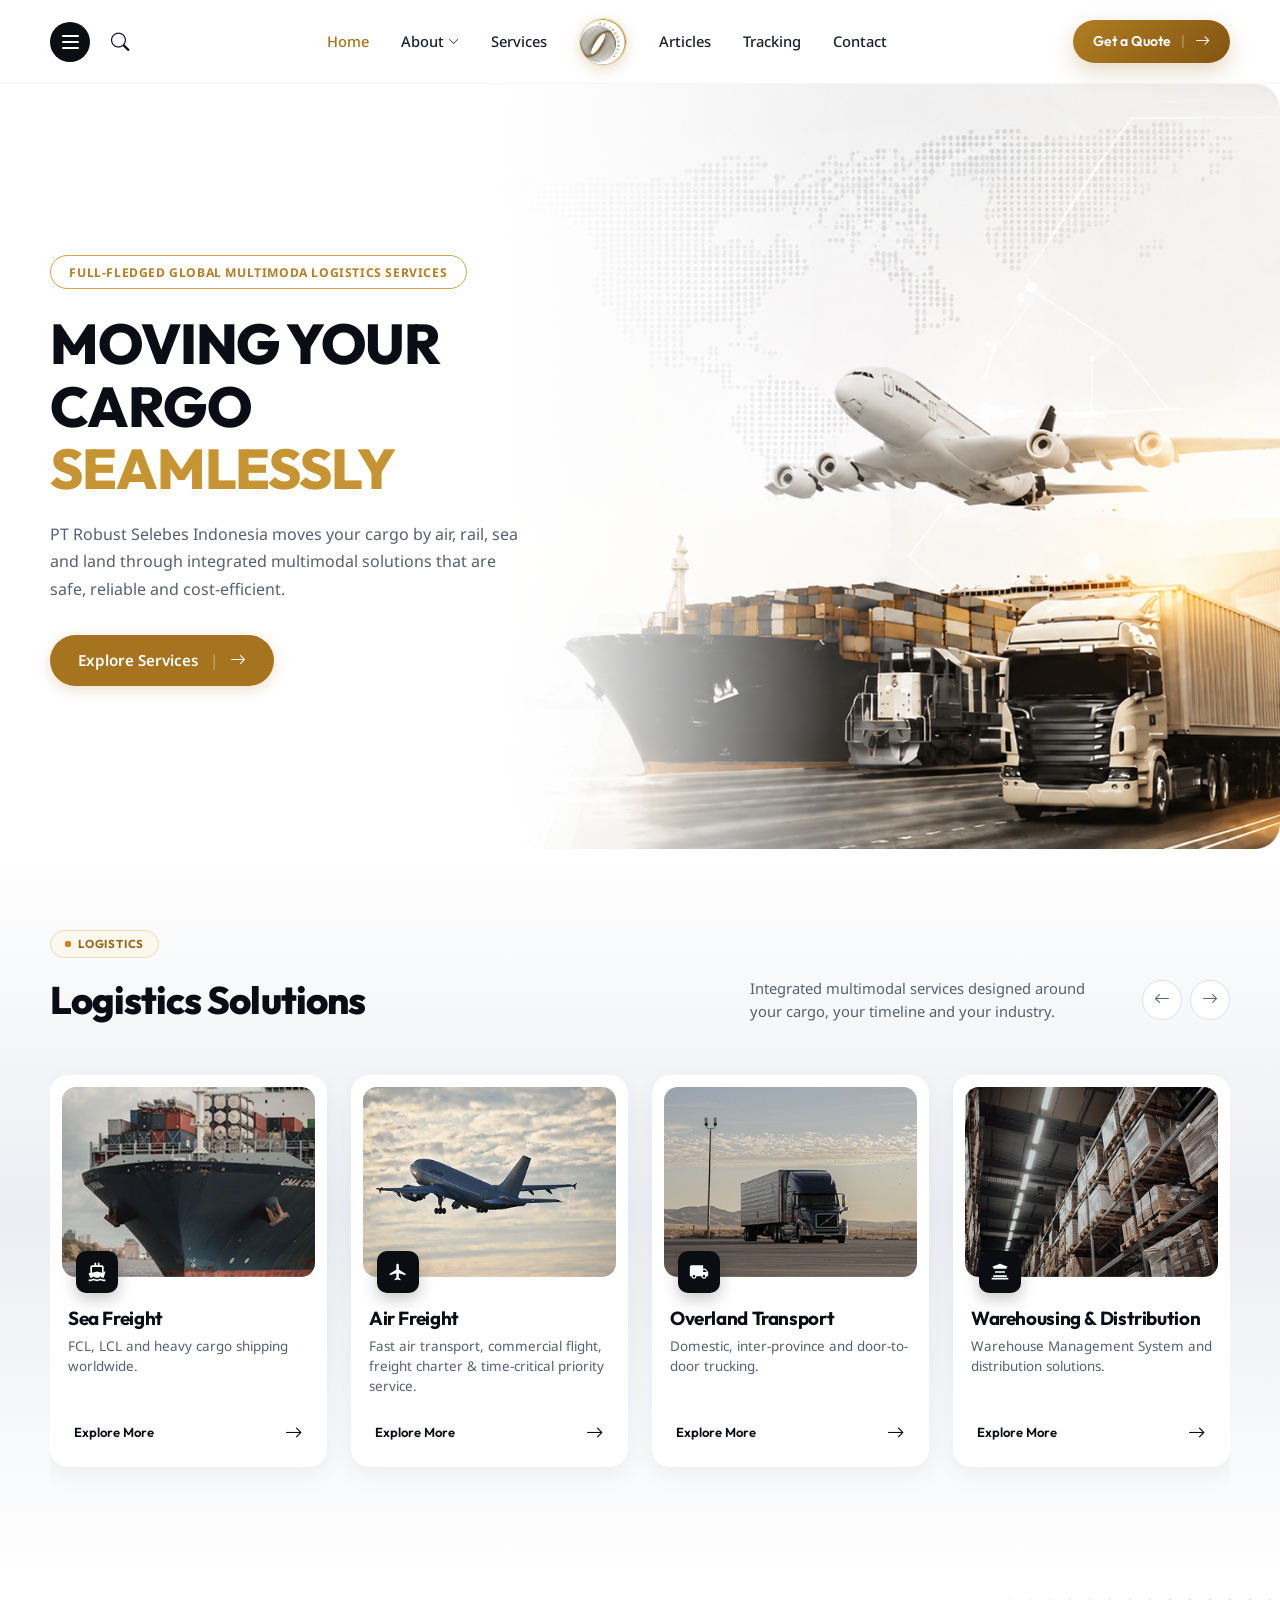
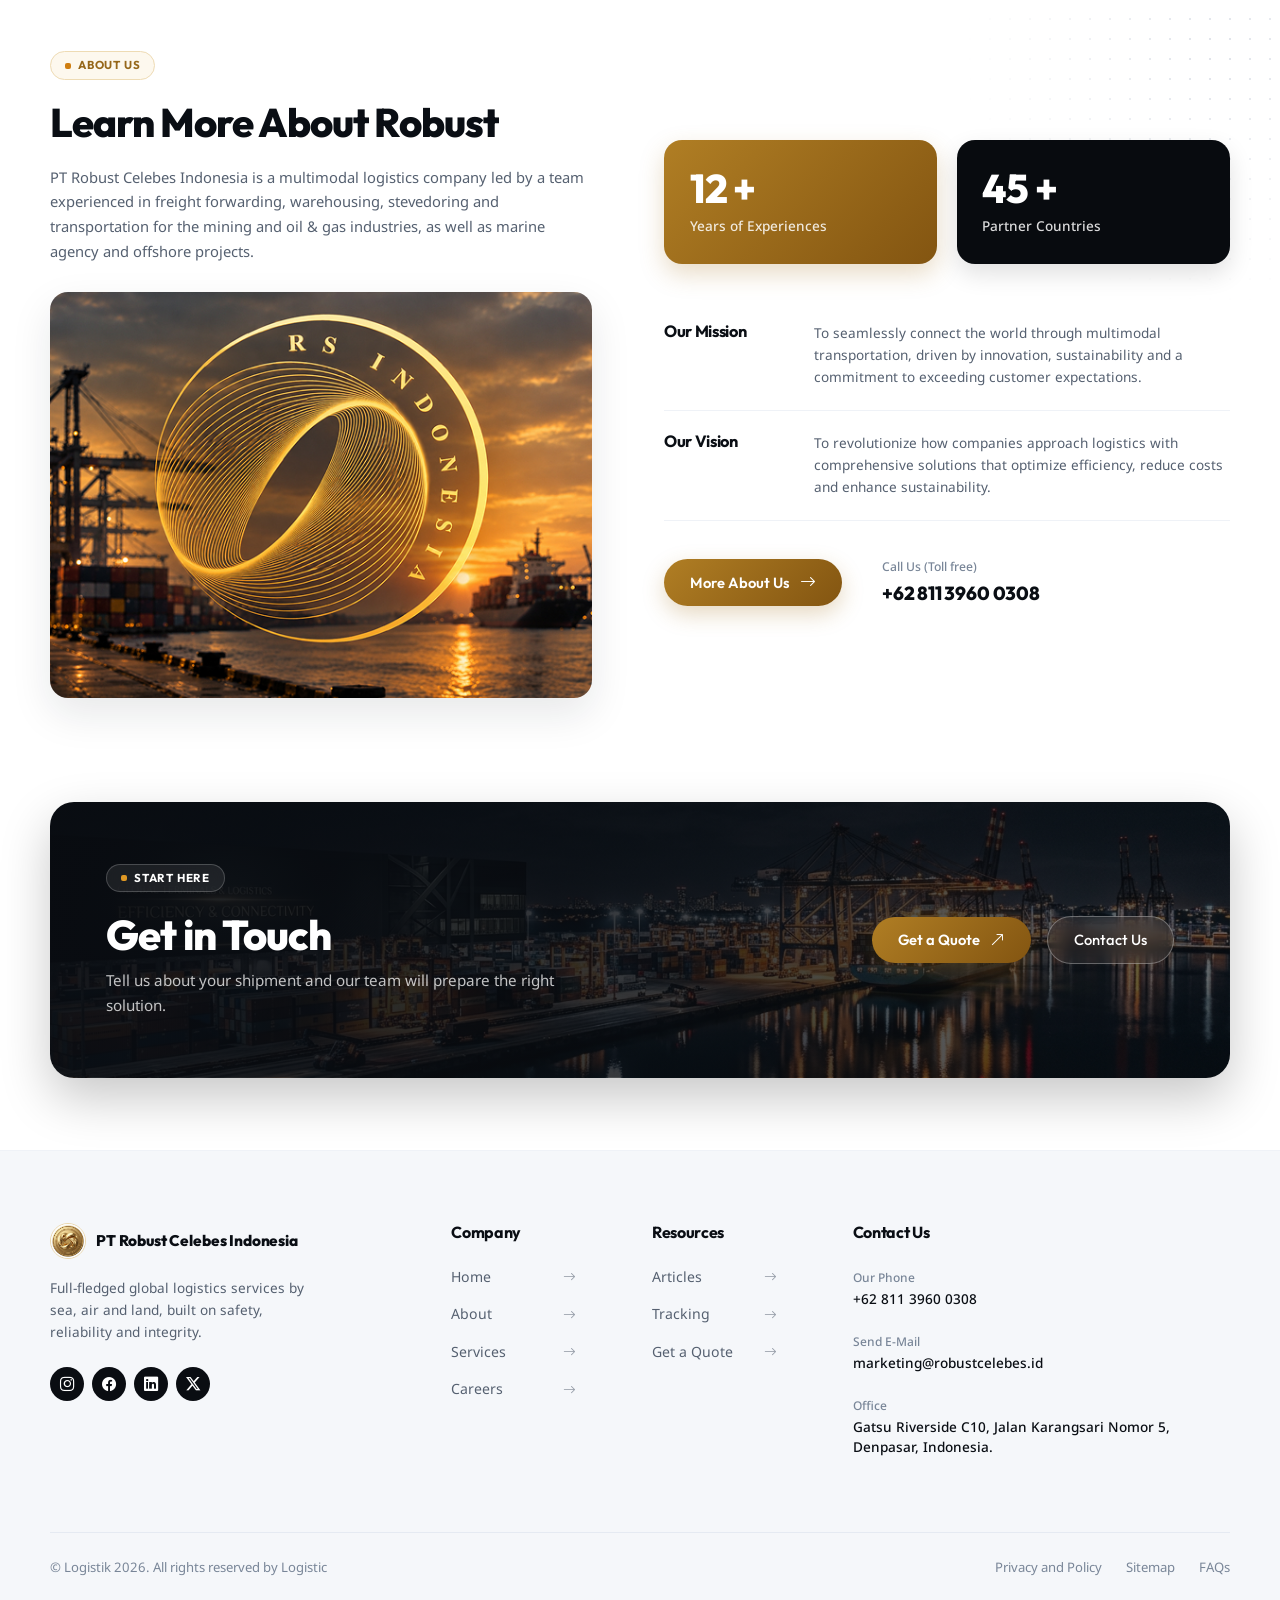
<file: index.html>
<!DOCTYPE html>
<html lang="id">

<head>
  <meta charset="UTF-8">
  <meta name="viewport" content="width=device-width, initial-scale=1.0">
  <title>PT Robust Celebes Indonesia - Moving Your Cargo Seamlessly</title>
  <meta name="description"
    content="PT Robust Celebes Indonesia moves your cargo by air, rail, sea and land through integrated multimodal solutions that are safe, reliable and cost-efficient.">

  <!-- Favicon -->
  <link rel="icon" type="image/jpeg" href="assets/images/logo-emblem.jpg">

  <!-- Google Fonts: Outfit (Headings) & Noto Sans (Body/Other) -->
  <link rel="preconnect" href="https://fonts.googleapis.com">
  <link rel="preconnect" href="https://fonts.gstatic.com" crossorigin>
  <link
    href="https://fonts.googleapis.com/css2?family=Noto+Sans:ital,wght@0,300;0,400;0,500;0,600;0,700;1,400&family=Outfit:wght@400;500;600;700;800;900&display=swap"
    rel="stylesheet">

  <!-- Bootstrap 5 CSS -->
  <link rel="stylesheet" href="assets/css/bootstrap.min.css">
  <link rel="stylesheet" href="assets/css/bootstrap-icons.min.css">

  <!-- Owl Carousel 2 CSS -->
  <link rel="stylesheet" href="assets/css/owl.carousel.min.css">
  <link rel="stylesheet" href="assets/css/owl.theme.default.min.css">

  <!-- Custom Main CSS -->
  <link rel="stylesheet" href="assets/css/main.css">
</head>

<body>

  <!-- ======================================================================
       01. HEADER / NAVIGATION BAR
       ====================================================================== -->
  <header class="rb-header sticky-top">
    <div class="rb-container">
      <div class="rb-header-inner">

        <!-- Left Utility Controls: Hamburger & Search -->
        <div class="rb-nav-left-actions">
          <button class="rb-btn-menu-icon" type="button" data-bs-toggle="offcanvas" data-bs-target="#rbMobileMenu"
            aria-controls="rbMobileMenu" aria-label="Toggle navigation menu">
            <span></span>
            <span></span>
            <span></span>
          </button>
          <button class="rb-btn-search-icon" type="button" data-bs-toggle="modal" data-bs-target="#rbSearchModal"
            aria-label="Search">
            <i class="bi bi-search"></i>
          </button>
        </div>

        <!-- Center Centered Navigation with Center Logo Emblem -->
        <nav class="rb-nav-menu-wrapper d-none d-lg-flex" aria-label="Main Navigation">
          <!-- Left Links Group -->
          <ul class="rb-nav-links-group">
            <li><a href="#home" class="rb-nav-link active">Home</a></li>
            <li class="rb-nav-dropdown">
              <a href="about.html" class="rb-nav-link">
                About <i class="bi bi-chevron-down ms-1" style="font-size: 0.7rem;"></i>
              </a>
              <div class="rb-nav-dropdown-menu">
                <a href="about.html#company-profile" class="rb-dropdown-item">Company Profile</a>
                <a href="about.html#vision-mission" class="rb-dropdown-item">Vision &amp; Mission</a>
                <a href="about.html#core-values" class="rb-dropdown-item">Core Values</a>
                <a href="expertise.html" class="rb-dropdown-item">Our Expertise</a>
              </div>
            </li>
            <li><a href="our-services.html" class="rb-nav-link">Services</a></li>
          </ul>

          <!-- Center Emblem Logo -->
          <a href="#home" class="rb-brand-emblem-link" aria-label="PT Robust Celebes Indonesia">
            <img src="assets/images/robust-logo.png" alt="Robust Logo Emblem" class="rb-brand-emblem">
          </a>

          <!-- Right Links Group -->
          <ul class="rb-nav-links-group">
            <li><a href="articles.html" class="rb-nav-link">Articles</a></li>
            <li><a href="#tracking" class="rb-nav-link">Tracking</a></li>
            <li><a href="contact-us.html" class="rb-nav-link">Contact</a></li>
          </ul>
        </nav>

        <!-- Right Action Button: Get a Quote -->
        <div class="rb-nav-right-actions">
          <a href="#quote" class="rb-btn-quote" data-bs-toggle="modal" data-bs-target="#rbQuoteModal">
            <span>Get a Quote</span>
            <span class="rb-btn-sep">|</span>
            <i class="bi bi-arrow-right rb-btn-icon"></i>
          </a>
        </div>

      </div>
    </div>
  </header>

  <!-- ======================================================================
       02. HERO SECTION
       ====================================================================== -->
  <section class="rb-hero-section" id="home">
    <div class="rb-hero-overlay"></div>
    <div class="rb-container position-relative" style="z-index: 2;">
      <div class="row align-items-center">

        <!-- Hero Text Content (Positioned on the Left) -->
        <div class="col-lg-6 col-xl-5 col-12">
          <div class="rb-hero-content">

            <div class="rb-badge-tag-outline">
              <span>FULL-FLEDGED GLOBAL MULTIMODA LOGISTICS SERVICES</span>
            </div>

            <h1 class="rb-hero-title">
              MOVING YOUR CARGO
              <span class="rb-hero-title-gold">SEAMLESSLY</span>
            </h1>

            <p class="rb-hero-desc">
              PT Robust Selebes Indonesia moves your cargo by air, rail, sea and land through integrated multimodal
              solutions that are safe, reliable and cost-efficient.
            </p>

            <a href="#services" class="rb-btn-explore">
              <span>Explore Services</span>
              <span class="rb-btn-sep">|</span>
              <i class="bi bi-arrow-right rb-btn-icon"></i>
            </a>

          </div>
        </div>

      </div>
    </div>
  </section>

  <!-- ======================================================================
       03. LOGISTICS SOLUTIONS SECTION
       ====================================================================== -->
  <section class="rb-services-section" id="services">
    <div class="rb-container">

      <!-- Section Header -->
      <div class="rb-services-header">
        <div>
          <div class="rb-badge-tag">
            <span class="rb-badge-dot"></span>
            <span>Logistics</span>
          </div>
          <h2 class="rb-section-title">Logistics Solutions</h2>
        </div>

        <div class="rb-services-meta">
          <p class="rb-services-desc">
            Integrated multimodal services designed around your cargo, your timeline and your industry.
          </p>
          <div class="rb-slider-nav">
            <button class="rb-slider-btn" id="rbSliderPrev" aria-label="Previous service">
              <i class="bi bi-arrow-left"></i>
            </button>
            <button class="rb-slider-btn" id="rbSliderNext" aria-label="Next service">
              <i class="bi bi-arrow-right"></i>
            </button>
          </div>
        </div>
      </div>

      <!-- Service Cards Owl Carousel -->
      <div class="owl-carousel owl-theme rb-services-carousel" id="rbServicesCarousel">

        <!-- Card 1: Sea Freight -->
        <div class="rb-service-carousel-slide">
          <div class="rb-service-card">
            <div class="rb-service-img-wrap">
              <img src="assets/images/sol-sea-freight.jpg" alt="Sea Freight Logistics Services">
              <div class="rb-service-icon-badge" aria-hidden="true">
                <!-- Cargo Ship Icon -->
                <svg viewBox="0 0 24 24">
                  <path
                    d="M20 21c-1.39 0-2.78-.47-4-1.32-2.44 1.71-5.56 1.71-8 0C6.78 20.53 5.39 21 4 21H2v2h2c1.38 0 2.74-.35 4-.99 2.52 1.29 5.48 1.29 8 0 1.26.65 2.62.99 4 .99h2v-2h-2zM3.95 19H4c1.6 0 3.02-.88 4-2 .98 1.12 2.4 2 4 2s3.02-.88 4-2c.98 1.12 2.4 2 4 2h.05l1.89-6.68c.08-.26.06-.54-.06-.78s-.34-.4-.6-.45L20 13V6c0-1.1-.9-2-2-2h-3V1h-2v3h-2V1H9v3H6c-1.1 0-2 .9-2 2v7l-1.28.29c-.26.05-.48.21-.6.45s-.14.52-.06.78L3.95 19zM6 6h12v7l-6-1.5L6 13V6z" />
                </svg>
              </div>
            </div>
            <div class="rb-service-body">
              <h3 class="rb-service-title">Sea Freight</h3>
              <p class="rb-service-text">
                FCL, LCL and heavy cargo shipping worldwide.
              </p>
              <div class="rb-service-footer">
                <a href="#quote" class="rb-card-link" data-bs-toggle="modal" data-bs-target="#rbQuoteModal">
                  <span>Explore More</span>
                  <i class="bi bi-arrow-right rb-card-link-arrow"></i>
                </a>
              </div>
            </div>
          </div>
        </div>

        <!-- Card 2: Air Freight -->
        <div class="rb-service-carousel-slide">
          <div class="rb-service-card">
            <div class="rb-service-img-wrap">
              <img src="assets/images/sol-air-freight.jpg" alt="Air Freight Logistics Services">
              <div class="rb-service-icon-badge" aria-hidden="true">
                <!-- Airplane Icon -->
                <svg viewBox="0 0 24 24">
                  <path
                    d="M21 16v-2l-8-5V3.5c0-.83-.67-1.5-1.5-1.5S10 2.67 10 3.5V9l-8 5v2l8-2.5V19l-2 1.5V22l3.5-1 3.5 1v-1.5L13 19v-5.5l8 2.5z" />
                </svg>
              </div>
            </div>
            <div class="rb-service-body">
              <h3 class="rb-service-title">Air Freight</h3>
              <p class="rb-service-text">
                Fast air transport, commercial flight, freight charter &amp; time-critical priority service.
              </p>
              <div class="rb-service-footer">
                <a href="#quote" class="rb-card-link" data-bs-toggle="modal" data-bs-target="#rbQuoteModal">
                  <span>Explore More</span>
                  <i class="bi bi-arrow-right rb-card-link-arrow"></i>
                </a>
              </div>
            </div>
          </div>
        </div>

        <!-- Card 3: Overland Transport -->
        <div class="rb-service-carousel-slide">
          <div class="rb-service-card">
            <div class="rb-service-img-wrap">
              <img src="assets/images/sol-overland-transport.jpg" alt="Overland Transport Logistics Services">
              <div class="rb-service-icon-badge" aria-hidden="true">
                <!-- Cargo Truck Icon -->
                <svg viewBox="0 0 24 24">
                  <path
                    d="M20 8h-3V4H3c-1.1 0-2 .9-2 2v11h2c0 1.66 1.34 3 3 3s3-1.34 3-3h6c0 1.66 1.34 3 3 3s3-1.34 3-3h2v-5l-3-4zM6 18.5c-.83 0-1.5-.67-1.5-1.5s.67-1.5 1.5-1.5 1.5.67 1.5 1.5-.67 1.5-1.5 1.5zm13.5-9l1.96 2.5H17V9.5h2.5zm-1.5 9c-.83 0-1.5-.67-1.5-1.5s.67-1.5 1.5-1.5 1.5.67 1.5 1.5-.67 1.5-1.5 1.5z" />
                </svg>
              </div>
            </div>
            <div class="rb-service-body">
              <h3 class="rb-service-title">Overland Transport</h3>
              <p class="rb-service-text">
                Domestic, inter-province and door-to-door trucking.
              </p>
              <div class="rb-service-footer">
                <a href="#quote" class="rb-card-link" data-bs-toggle="modal" data-bs-target="#rbQuoteModal">
                  <span>Explore More</span>
                  <i class="bi bi-arrow-right rb-card-link-arrow"></i>
                </a>
              </div>
            </div>
          </div>
        </div>

        <!-- Card 4: Warehousing & Distribution -->
        <div class="rb-service-carousel-slide">
          <div class="rb-service-card">
            <div class="rb-service-img-wrap">
              <img src="assets/images/sol-warehousing.jpg" alt="Warehousing and Distribution Logistics Services">
              <div class="rb-service-icon-badge" aria-hidden="true">
                <!-- Warehouse / Pallets Icon -->
                <svg viewBox="0 0 24 24">
                  <path d="M22 21H2v-2h20v2zM20 8H4V6h16v2zm-2 5H6v-2h12v2zm2 5H4v-2h16v2zM12 2l10 4H2l10-4z" />
                </svg>
              </div>
            </div>
            <div class="rb-service-body">
              <h3 class="rb-service-title">Warehousing &amp; Distribution</h3>
              <p class="rb-service-text">
                Warehouse Management System and distribution solutions.
              </p>
              <div class="rb-service-footer">
                <a href="#quote" class="rb-card-link" data-bs-toggle="modal" data-bs-target="#rbQuoteModal">
                  <span>Explore More</span>
                  <i class="bi bi-arrow-right rb-card-link-arrow"></i>
                </a>
              </div>
            </div>
          </div>
        </div>

        <!-- Card 5: Project Cargo & Heavy Lift -->
        <div class="rb-service-carousel-slide">
          <div class="rb-service-card">
            <div class="rb-service-img-wrap">
              <img src="assets/images/about-port.jpg" alt="Project Cargo and Heavy Lift Services">
              <div class="rb-service-icon-badge" aria-hidden="true">
                <!-- Heavy Cargo Crane Icon -->
                <svg viewBox="0 0 24 24">
                  <path
                    d="M19 13h-2V9h-2V5h-2V2H7v3H5v4H3v4H1v8h22v-8h-2v0zm-14 6H3v-4h2v4zm4 0H7v-8h2v8zm4 0h-2V6h2v13zm4 0h-2v-8h2v8zm4 0h-2v-4h2v4z" />
                </svg>
              </div>
            </div>
            <div class="rb-service-body">
              <h3 class="rb-service-title">Project Cargo</h3>
              <p class="rb-service-text">
                Heavy lift &amp; oversized industrial project logistics.
              </p>
              <div class="rb-service-footer">
                <a href="#quote" class="rb-card-link" data-bs-toggle="modal" data-bs-target="#rbQuoteModal">
                  <span>Explore More</span>
                  <i class="bi bi-arrow-right rb-card-link-arrow"></i>
                </a>
              </div>
            </div>
          </div>
        </div>

        <!-- Card 6: Customs Clearance -->
        <div class="rb-service-carousel-slide">
          <div class="rb-service-card">
            <div class="rb-service-img-wrap">
              <img src="assets/images/hero-multimodal.jpg" alt="Customs Clearance Logistics Services">
              <div class="rb-service-icon-badge" aria-hidden="true">
                <!-- Customs Clearance Shield Icon -->
                <svg viewBox="0 0 24 24">
                  <path
                    d="M12 1L3 5v6c0 5.55 3.84 10.74 9 12 5.16-1.26 9-6.45 9-12V5l-9-4zm-2 16l-4-4 1.41-1.41L10 14.17l6.59-6.59L18 9l-8 8z" />
                </svg>
              </div>
            </div>
            <div class="rb-service-body">
              <h3 class="rb-service-title">Customs Clearance</h3>
              <p class="rb-service-text">
                Fast import/export documentation and regulatory compliance.
              </p>
              <div class="rb-service-footer">
                <a href="#quote" class="rb-card-link" data-bs-toggle="modal" data-bs-target="#rbQuoteModal">
                  <span>Explore More</span>
                  <i class="bi bi-arrow-right rb-card-link-arrow"></i>
                </a>
              </div>
            </div>
          </div>
        </div>

      </div>
    </div>
  </section>

  <!-- ======================================================================
       04. LEARN MORE ABOUT ROBUST SECTION
       ====================================================================== -->
  <section class="rb-about-section" id="about">
    <div class="rb-about-dots-pattern"></div>
    <div class="rb-container">
      <div class="row align-items-center g-5">

        <!-- Left Column: Story & Port Harbor Visual -->
        <div class="col-lg-6 col-12">
          <div class="rb-about-left">
            <div class="rb-badge-tag">
              <span class="rb-badge-dot"></span>
              <span>About Us</span>
            </div>

            <h2 class="rb-about-title">Learn More About Robust</h2>

            <p class="rb-about-desc">
              PT Robust Celebes Indonesia is a multimodal logistics company led by a team experienced in freight
              forwarding, warehousing, stevedoring and transportation for the mining and oil &amp; gas industries, as
              well as marine agency and offshore projects.
            </p>

            <div class="rb-about-img-box">
              <img src="assets/images/about-thumb.jpg"
                alt="Robust Celebes Indonesia Port Terminal &amp; Glowing Golden Spiral" class="img-fluid">
            </div>
          </div>
        </div>

        <!-- Right Column: Stats, Mission, Vision, and Action -->
        <div class="col-lg-6 col-12">
          <div class="rb-about-right">

            <!-- Stats Boxes -->
            <div class="rb-stats-row">
              <div class="rb-stat-box rb-stat-gold">
                <div class="rb-stat-number">12 +</div>
                <div class="rb-stat-label">Years of Experiences</div>
              </div>
              <div class="rb-stat-box rb-stat-black">
                <div class="rb-stat-number">45 +</div>
                <div class="rb-stat-label">Partner Countries</div>
              </div>
            </div>

            <!-- Mission & Vision Rows (Dividers matching design) -->
            <div class="rb-values-list">
              <!-- Mission -->
              <div class="rb-value-item">
                <h3 class="rb-value-name">Our Mission</h3>
                <p class="rb-value-text">
                  To seamlessly connect the world through multimodal transportation, driven by innovation,
                  sustainability and a commitment to exceeding customer expectations.
                </p>
              </div>

              <!-- Vision -->
              <div class="rb-value-item">
                <h3 class="rb-value-name">Our Vision</h3>
                <p class="rb-value-text">
                  To revolutionize how companies approach logistics with comprehensive solutions that optimize
                  efficiency, reduce costs and enhance sustainability.
                </p>
              </div>
            </div>

            <!-- Actions Row: Button & Call Us -->
            <div class="rb-about-action-row">
              <a href="#about" class="rb-btn-primary">
                <span>More About Us</span>
                <i class="bi bi-arrow-right rb-btn-arrow"></i>
              </a>

              <div class="rb-about-phone-box">
                <span class="rb-about-phone-label">Call Us (Toll free)</span>
                <a href="tel:+6281139600308" class="rb-about-phone-number">+62 811 3960 0308</a>
              </div>
            </div>

          </div>
        </div>

      </div>
    </div>
  </section>

  <!-- ======================================================================
       05. GET IN TOUCH CTA BANNER
       ====================================================================== -->
  <section class="rb-cta-section" id="contact">
    <div class="rb-container">
      <div class="rb-cta-card">
        <div class="rb-cta-row">

          <div class="rb-cta-content">
            <div class="rb-badge-tag rb-badge-dark">
              <span class="rb-badge-dot"></span>
              <span>Start Here</span>
            </div>
            <h2 class="rb-cta-title">Get in Touch</h2>
            <p class="rb-cta-subtext">
              Tell us about your shipment and our team will prepare the right solution.
            </p>
          </div>

          <div class="rb-cta-actions">
            <a href="#quote" class="rb-btn-primary" data-bs-toggle="modal" data-bs-target="#rbQuoteModal">
              <span>Get a Quote</span>
              <i class="bi bi-arrow-up-right"></i>
            </a>
            <a href="mailto:marketing@robustcelebes.id" class="rb-btn-outline-dark">
              <span>Contact Us</span>
            </a>
          </div>

        </div>
      </div>
    </div>
  </section>

  <!-- ======================================================================
       06. FOOTER SECTION
       ====================================================================== -->
  <footer class="rb-footer">
    <div class="rb-container">
      <div class="row g-4">

        <!-- Col 1: Brand Info -->
        <div class="col-lg-4 col-md-6 col-12">
          <div class="rb-footer-brand-header">
            <img src="assets/images/logo-emblem.jpg" alt="Robust Logo Emblem" class="rb-footer-emblem">
            <h4 class="rb-footer-brand-name">PT Robust Celebes Indonesia</h4>
          </div>
          <p class="rb-footer-desc">
            Full-fledged global logistics services by sea, air and land, built on safety, reliability and integrity.
          </p>
          <div class="rb-footer-socials">
            <a href="https://instagram.com" class="rb-social-btn" aria-label="Instagram" target="_blank" rel="noopener">
              <i class="bi bi-instagram"></i>
            </a>
            <a href="https://facebook.com" class="rb-social-btn" aria-label="Facebook" target="_blank" rel="noopener">
              <i class="bi bi-facebook"></i>
            </a>
            <a href="https://linkedin.com" class="rb-social-btn" aria-label="LinkedIn" target="_blank" rel="noopener">
              <i class="bi bi-linkedin"></i>
            </a>
            <a href="https://twitter.com" class="rb-social-btn" aria-label="Twitter / X" target="_blank" rel="noopener">
              <i class="bi bi-twitter-x"></i>
            </a>
          </div>
        </div>

        <!-- Col 2: Company Links -->
        <div class="col-lg-2 col-md-6 col-6">
          <h4 class="rb-footer-col-title">Company</h4>
          <ul class="rb-footer-links-list">
            <li>
              <a href="#home" class="rb-footer-link">
                <span>Home</span>
                <i class="bi bi-arrow-right rb-footer-link-arrow"></i>
              </a>
            </li>
            <li>
              <a href="about.html" class="rb-footer-link">
                <span>About</span>
                <i class="bi bi-arrow-right rb-footer-link-arrow"></i>
              </a>
            </li>
            <li>
              <a href="our-services.html" class="rb-footer-link">
                <span>Services</span>
                <i class="bi bi-arrow-right rb-footer-link-arrow"></i>
              </a>
            </li>
            <li>
              <a href="#careers" class="rb-footer-link">
                <span>Careers</span>
                <i class="bi bi-arrow-right rb-footer-link-arrow"></i>
              </a>
            </li>
          </ul>
        </div>

        <!-- Col 3: Resources Links -->
        <div class="col-lg-2 col-md-6 col-6">
          <h4 class="rb-footer-col-title">Resources</h4>
          <ul class="rb-footer-links-list">
            <li>
              <a href="articles.html" class="rb-footer-link">
                <span>Articles</span>
                <i class="bi bi-arrow-right rb-footer-link-arrow"></i>
              </a>
            </li>
            <li>
              <a href="#tracking" class="rb-footer-link">
                <span>Tracking</span>
                <i class="bi bi-arrow-right rb-footer-link-arrow"></i>
              </a>
            </li>
            <li>
              <a href="#quote" class="rb-footer-link" data-bs-toggle="modal" data-bs-target="#rbQuoteModal">
                <span>Get a Quote</span>
                <i class="bi bi-arrow-right rb-footer-link-arrow"></i>
              </a>
            </li>
          </ul>
        </div>

        <!-- Col 4: Contact Us -->
        <div class="col-lg-4 col-md-6 col-12" id="contactInfo">
          <h4 class="rb-footer-col-title">Contact Us</h4>

          <div class="rb-footer-contact-item">
            <span class="rb-footer-contact-label">Our Phone</span>
            <a href="tel:+6281139600308" class="rb-footer-contact-val">+62 811 3960 0308</a>
          </div>

          <div class="rb-footer-contact-item">
            <span class="rb-footer-contact-label">Send E-Mail</span>
            <a href="mailto:marketing@robustcelebes.id" class="rb-footer-contact-val">marketing@robustcelebes.id</a>
          </div>

          <div class="rb-footer-contact-item">
            <span class="rb-footer-contact-label">Office</span>
            <span class="rb-footer-contact-val">
              Gatsu Riverside C10, Jalan Karangsari Nomor 5, Denpasar, Indonesia.
            </span>
          </div>
        </div>

      </div>

      <!-- Footer Bottom Copyright & Legal Links -->
      <div class="rb-footer-bottom">
        <p class="rb-copyright-text">
          &copy; Logistik 2026. All rights reserved by Logistic
        </p>
        <div class="rb-footer-legal-links">
          <a href="#" class="rb-legal-link">Privacy and Policy</a>
          <a href="#" class="rb-legal-link">Sitemap</a>
          <a href="#" class="rb-legal-link">FAQs</a>
        </div>
      </div>

    </div>
  </footer>

  <!-- ======================================================================
       07. MODAL: GET A QUOTE
       ====================================================================== -->
  <div class="modal fade" id="rbQuoteModal" tabindex="-1" aria-labelledby="rbQuoteModalLabel" aria-hidden="true">
    <div class="modal-dialog modal-dialog-centered">
      <div class="modal-content rb-modal-box">
        <div class="modal-header rb-modal-header">
          <h5 class="modal-title rb-modal-title" id="rbQuoteModalLabel">Request Freight Quote</h5>
          <button type="button" class="btn-close" data-bs-dismiss="modal" aria-label="Close"></button>
        </div>
        <div class="modal-body p-4">
          <form id="rbQuoteForm">
            <div class="mb-3">
              <label for="quoteName" class="form-label rb-form-label">Full Name</label>
              <input type="text" class="form-control rb-form-control" id="quoteName" placeholder="Enter your full name"
                required>
            </div>
            <div class="mb-3">
              <label for="quoteEmail" class="form-label rb-form-label">Email Address</label>
              <input type="email" class="form-control rb-form-control" id="quoteEmail" placeholder="name@company.com"
                required>
            </div>
            <div class="row g-2 mb-3">
              <div class="col-6">
                <label for="quoteService" class="form-label rb-form-label">Service Type</label>
                <select class="form-select rb-form-control" id="quoteService">
                  <option value="sea">Sea Freight</option>
                  <option value="air">Air Freight</option>
                  <option value="land">Overland Transport</option>
                  <option value="warehouse">Warehousing</option>
                </select>
              </div>
              <div class="col-6">
                <label for="quoteWeight" class="form-label rb-form-label">Est. Weight / Vol</label>
                <input type="text" class="form-control rb-form-control" id="quoteWeight"
                  placeholder="e.g. 5 Tons / 20 CBM">
              </div>
            </div>
            <div class="row g-2 mb-3">
              <div class="col-6">
                <label for="quoteOrigin" class="form-label rb-form-label">Origin</label>
                <input type="text" class="form-control rb-form-control" id="quoteOrigin" placeholder="City / Port">
              </div>
              <div class="col-6">
                <label for="quoteDest" class="form-label rb-form-label">Destination</label>
                <input type="text" class="form-control rb-form-control" id="quoteDest" placeholder="City / Port">
              </div>
            </div>
            <div class="mb-4">
              <label for="quoteNotes" class="form-label rb-form-label">Shipment Details</label>
              <textarea class="form-control rb-form-control" id="quoteNotes" rows="3"
                placeholder="Commodity type, timeline, special requirements..."></textarea>
            </div>
            <button type="submit" class="rb-btn-primary w-100">
              <span>Submit Request</span>
              <i class="bi bi-arrow-right"></i>
            </button>
          </form>
        </div>
      </div>
    </div>
  </div>

  <!-- ======================================================================
       08. MODAL: SEARCH
       ====================================================================== -->
  <div class="modal fade" id="rbSearchModal" tabindex="-1" aria-labelledby="rbSearchModalLabel" aria-hidden="true">
    <div class="modal-dialog modal-dialog-centered">
      <div class="modal-content rb-modal-box">
        <div class="modal-body p-4">
          <div class="d-flex justify-content-between align-items-center mb-3">
            <h5 class="modal-title rb-modal-title" id="rbSearchModalLabel">Search Cargo &amp; Tracking</h5>
            <button type="button" class="btn-close" data-bs-dismiss="modal" aria-label="Close"></button>
          </div>
          <div class="input-group">
            <input type="text" class="form-control rb-form-control"
              placeholder="Enter B/L number, container ID or keyword...">
            <button class="rb-btn-primary" type="button">
              <i class="bi bi-search"></i>
            </button>
          </div>
        </div>
      </div>
    </div>
  </div>

  <!-- ======================================================================
       09. OFFCANVAS MOBILE NAVIGATION MENU
       ====================================================================== -->
  <div class="offcanvas offcanvas-start rb-offcanvas" tabindex="-1" id="rbMobileMenu"
    aria-labelledby="rbMobileMenuLabel">
    <div class="rb-offcanvas-header">
      <div class="d-flex align-items-center gap-2">
        <img src="assets/images/logo-emblem.jpg" alt="Robust Logo"
          style="width: 32px; height: 32px; border-radius: 50%;">
        <span class="fw-bold fs-6 text-dark" id="rbMobileMenuLabel">PT Robust Celebes</span>
      </div>
      <button type="button" class="btn-close" data-bs-dismiss="offcanvas" aria-label="Close"></button>
    </div>
    <div class="rb-offcanvas-menu">
      <a href="#home" class="rb-offcanvas-link">Home</a>
      <a href="about.html" class="rb-offcanvas-link">About Us</a>
      <a href="our-services.html" class="rb-offcanvas-link">Logistics Solutions</a>
      <a href="articles.html" class="rb-offcanvas-link">Articles</a>
      <a href="#tracking" class="rb-offcanvas-link">Tracking</a>
      <a href="contact-us.html" class="rb-offcanvas-link">Contact Us</a>

      <div class="mt-4 pt-3">
        <a href="#quote" class="rb-btn-primary w-100 text-center" data-bs-toggle="modal" data-bs-target="#rbQuoteModal">
          <span>Get a Quote</span>
          <i class="bi bi-arrow-right"></i>
        </a>
      </div>

      <div class="mt-4 pt-2">
        <span class="d-block text-muted small mb-1">Call Us (Toll free)</span>
        <a href="tel:+6281139600308" class="fw-bold text-dark fs-6">+62 811 3960 0308</a>
      </div>
    </div>
  </div>

  <!-- jQuery (Required for Owl Carousel) -->
  <script src="assets/js/jquery.min.js"></script>

  <!-- Owl Carousel 2 JS -->
  <script src="assets/js/owl.carousel.min.js"></script>

  <!-- Bootstrap 5 Bundle JS -->
  <script src="assets/js/bootstrap.bundle.min.js"></script>

  <!-- Custom Main JS -->
  <script src="assets/js/main.js"></script>
</body>

</html>
</file>
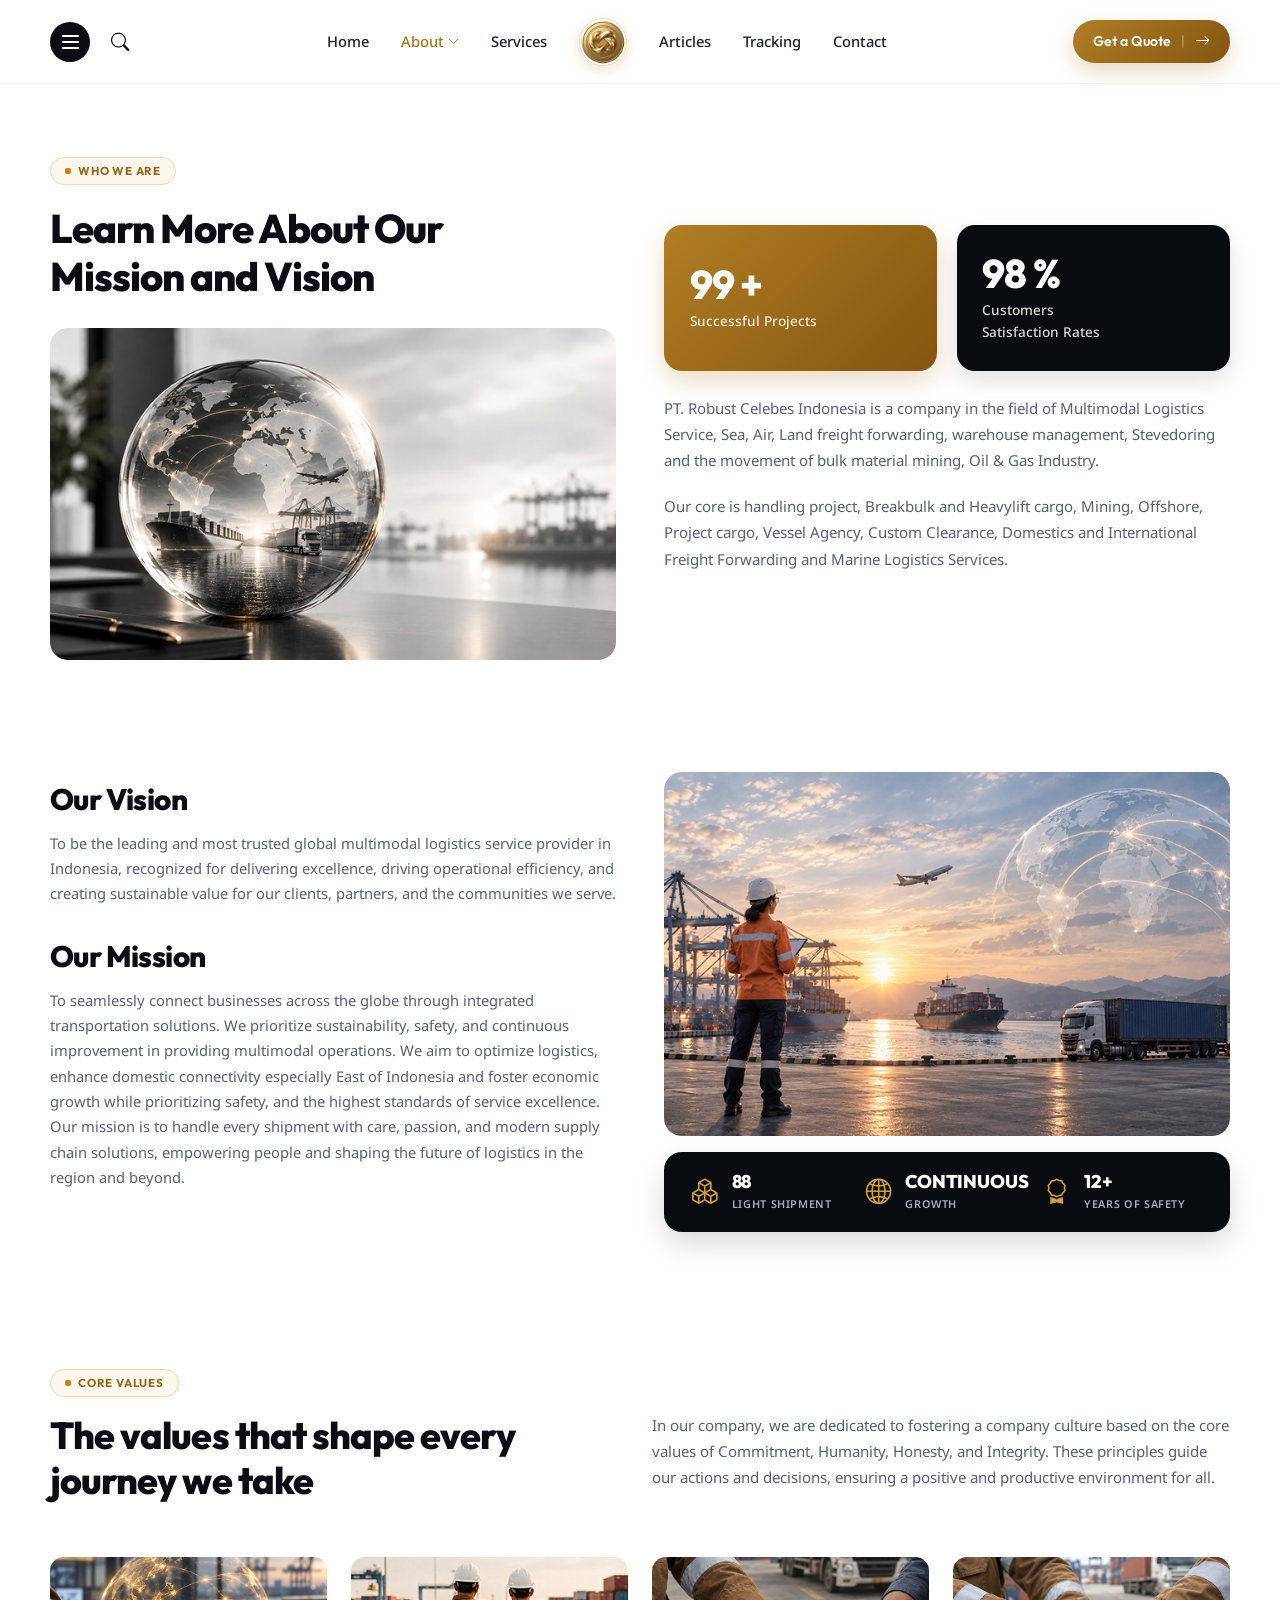
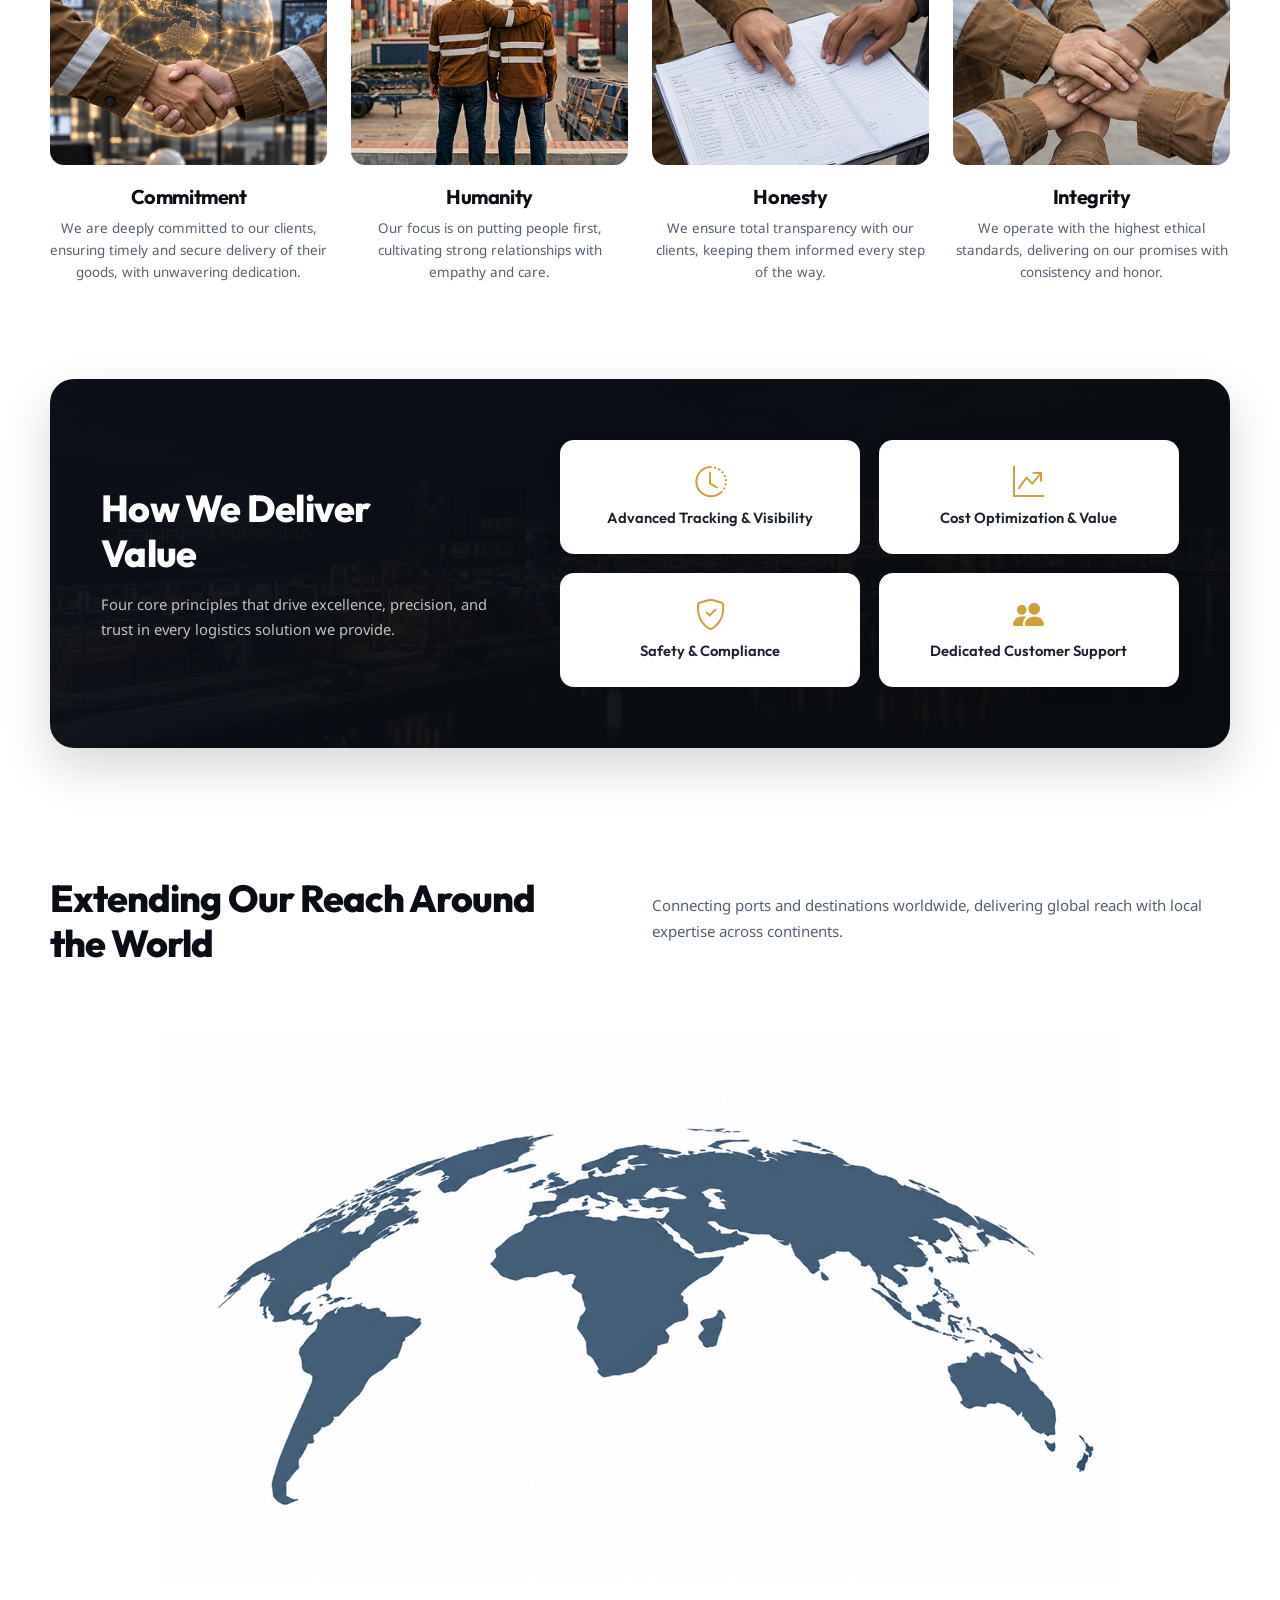
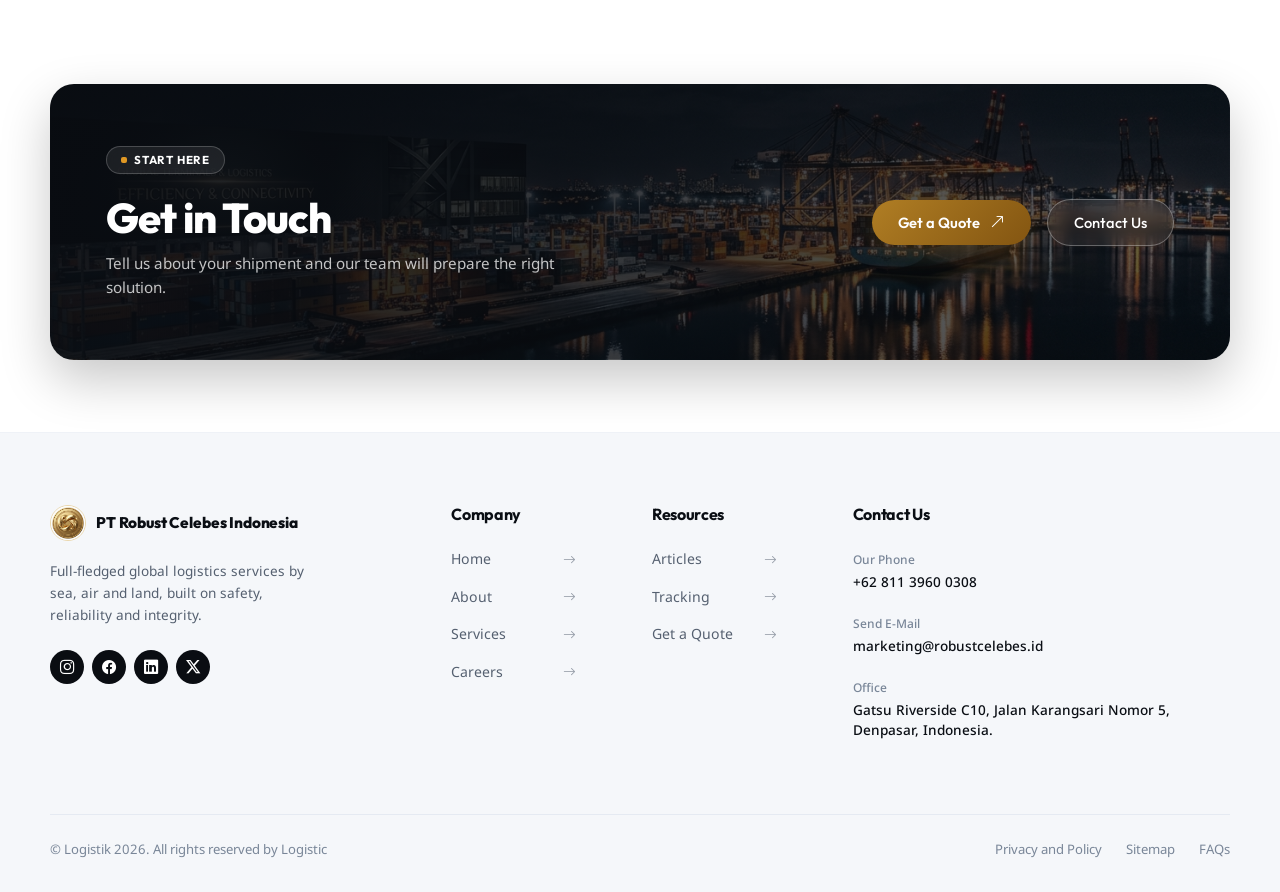
<file: about.html>
<!DOCTYPE html>
<html lang="id">

<head>
  <meta charset="UTF-8">
  <meta name="viewport" content="width=device-width, initial-scale=1.0">
  <title>About Us - PT Robust Celebes Indonesia</title>
  <meta name="description"
    content="Learn more about PT Robust Celebes Indonesia, our mission, vision, core values, and global multimodal logistics reach.">

  <!-- Favicon -->
  <link rel="icon" type="image/jpeg" href="assets/images/logo-emblem.jpg">

  <!-- Google Fonts: Outfit (Headings) & Noto Sans (Body/Other) -->
  <link rel="preconnect" href="https://fonts.googleapis.com">
  <link rel="preconnect" href="https://fonts.gstatic.com" crossorigin>
  <link
    href="https://fonts.googleapis.com/css2?family=Noto+Sans:ital,wght@0,300;0,400;0,500;0,600;0,700;1,400&family=Outfit:wght@400;500;600;700;800;900&display=swap"
    rel="stylesheet">

  <!-- Bootstrap 5 CSS -->
  <link rel="stylesheet" href="assets/css/bootstrap.min.css">
  <link rel="stylesheet" href="assets/css/bootstrap-icons.min.css">

  <!-- Owl Carousel 2 CSS -->
  <link rel="stylesheet" href="assets/css/owl.carousel.min.css">
  <link rel="stylesheet" href="assets/css/owl.theme.default.min.css">

  <!-- Custom Main CSS -->
  <link rel="stylesheet" href="assets/css/main.css">
</head>

<body>

  <!-- ======================================================================
       01. HEADER / NAVIGATION BAR
       ====================================================================== -->
  <header class="rb-header sticky-top">
    <div class="rb-container">
      <div class="rb-header-inner">

        <!-- Left Utility Controls: Hamburger & Search -->
        <div class="rb-nav-left-actions">
          <button class="rb-btn-menu-icon" type="button" data-bs-toggle="offcanvas" data-bs-target="#rbMobileMenu"
            aria-controls="rbMobileMenu" aria-label="Toggle navigation menu">
            <span></span>
            <span></span>
            <span></span>
          </button>
          <button class="rb-btn-search-icon" type="button" data-bs-toggle="modal" data-bs-target="#rbSearchModal"
            aria-label="Search">
            <i class="bi bi-search"></i>
          </button>
        </div>

        <!-- Center Centered Navigation with Center Logo Emblem -->
        <nav class="rb-nav-menu-wrapper d-none d-lg-flex" aria-label="Main Navigation">
          <!-- Left Links Group -->
          <ul class="rb-nav-links-group">
            <li><a href="index.html" class="rb-nav-link">Home</a></li>
            <li class="rb-nav-dropdown">
              <a href="about.html" class="rb-nav-link active">
                About <i class="bi bi-chevron-down ms-1" style="font-size: 0.7rem;"></i>
              </a>
              <div class="rb-nav-dropdown-menu">
                <a href="#company-profile" class="rb-dropdown-item">Company Profile</a>
                <a href="#vision-mission" class="rb-dropdown-item">Vision &amp; Mission</a>
                <a href="#core-values" class="rb-dropdown-item">Core Values</a>
                <a href="expertise.html" class="rb-dropdown-item">Our Expertise</a>
              </div>
            </li>
            <li><a href="our-services.html" class="rb-nav-link">Services</a></li>
          </ul>

          <!-- Center Emblem Logo -->
          <a href="index.html" class="rb-brand-emblem-link" aria-label="PT Robust Celebes Indonesia">
            <img src="assets/images/logo-emblem.jpg" alt="Robust Logo Emblem" class="rb-brand-emblem">
          </a>

          <!-- Right Links Group -->
          <ul class="rb-nav-links-group">
            <li><a href="articles.html" class="rb-nav-link">Articles</a></li>
            <li><a href="index.html#tracking" class="rb-nav-link">Tracking</a></li>
            <li><a href="contact-us.html" class="rb-nav-link">Contact</a></li>
          </ul>
        </nav>

        <!-- Right Action Button: Get a Quote -->
        <div class="rb-nav-right-actions">
          <a href="#quote" class="rb-btn-quote" data-bs-toggle="modal" data-bs-target="#rbQuoteModal">
            <span>Get a Quote</span>
            <span class="rb-btn-sep">|</span>
            <i class="bi bi-arrow-right rb-btn-icon"></i>
          </a>
        </div>

      </div>
    </div>
  </header>

  <!-- ======================================================================
       02. SECTION: MISSION AND VISION OVERVIEW
       ====================================================================== -->
  <section class="rb-about-page-hero" id="company-profile">
    <div class="rb-container">
      <div class="row align-items-center g-5">

        <!-- Left Column: Title & Dark Gray Placeholder Box -->
        <div class="col-lg-6 col-12">
          <div class="rb-badge-tag mb-2">
            <span class="rb-badge-dot"></span>
            <span>Who We Are</span>
          </div>

          <h1 class="rb-about-page-title">
            Learn More About Our<br>Mission and Vision
          </h1>

          <!-- Placeholder Kotak Abu-Abu Gelap (Desain: Crystal Globe / Logistics) -->
          <div class="rb-image-placeholder" role="img" aria-label="Globe Logistics Placeholder">
            <img src="assets/images/about-thumb-2.jpg" alt="">
          </div>
        </div>

        <!-- Right Column: Stats Row & Descriptive Paragraphs -->
        <div class="col-lg-6 col-12">
          <!-- Two Stat Cards: Gold & Dark -->
          <div class="rb-stats-row mb-4">
            <div class="rb-stat-box rb-stat-gold">
              <div class="rb-stat-number">99 +</div>
              <div class="rb-stat-label">Successful Projects</div>
            </div>
            <div class="rb-stat-box rb-stat-black">
              <div class="rb-stat-number">98 %</div>
              <div class="rb-stat-label">Customers<br>Satisfaction Rates</div>
            </div>
          </div>

          <!-- Description Text -->
          <div class="rb-about-intro-text">
            <p>
              PT. Robust Celebes Indonesia is a company in the field of Multimodal Logistics Service, Sea, Air, Land
              freight forwarding, warehouse management, Stevedoring and the movement of bulk material mining, Oil &amp;
              Gas Industry.
            </p>
            <p>
              Our core is handling project, Breakbulk and Heavylift cargo, Mining, Offshore, Project cargo, Vessel
              Agency, Custom Clearance, Domestics and International Freight Forwarding and Marine Logistics Services.
            </p>
          </div>
        </div>

      </div>
    </div>
  </section>

  <!-- ======================================================================
       03. SECTION: OUR VISION & OUR MISSION
       ====================================================================== -->
  <section class="rb-vm-section" id="vision-mission">
    <div class="rb-container">
      <div class="row align-items-center g-5">

        <!-- Left Column: Vision & Mission Statements -->
        <div class="col-lg-6 col-12">
          <div class="rb-vm-block mb-4">
            <h2 class="rb-vm-heading">Our Vision</h2>
            <p class="rb-vm-paragraph">
              To be the leading and most trusted global multimodal logistics service provider in Indonesia, recognized
              for delivering excellence, driving operational efficiency, and creating sustainable value for our clients,
              partners, and the communities we serve.
            </p>
          </div>

          <div class="rb-vm-block">
            <h2 class="rb-vm-heading">Our Mission</h2>
            <p class="rb-vm-paragraph">
              To seamlessly connect businesses across the globe through integrated transportation solutions. We
              prioritize sustainability, safety, and continuous improvement in providing multimodal operations. We aim
              to optimize logistics, enhance domestic connectivity especially East of Indonesia and foster economic
              growth while prioritizing safety, and the highest standards of service excellence. Our mission is to
              handle every shipment with care, passion, and modern supply chain solutions, empowering people and shaping
              the future of logistics in the region and beyond.
            </p>
          </div>
        </div>

        <!-- Right Column: Dark Gray Placeholder Image & Stats Bar -->
        <div class="col-lg-6 col-12">
          <!-- Placeholder Kotak Abu-Abu Gelap (Desain: Port Harbor & Sunset) -->
          <div class="rb-image-placeholder mb-3" role="img" aria-label="Seaport Logistics Sunset Placeholder">
            <img src="assets/images/visimisi-thumb.jpg" alt="">
          </div>

          <!-- Dark Stat Bar Attached Underneath -->
          <div class="rb-vm-stats-card">
            <!-- Stat 1 -->
            <div class="rb-vm-stat-col">
              <i class="bi bi-boxes rb-vm-stat-icon"></i>
              <div class="rb-vm-stat-info">
                <span class="rb-vm-stat-title">88</span>
                <span class="rb-vm-stat-caption">LIGHT SHIPMENT</span>
              </div>
            </div>

            <!-- Stat 2 -->
            <div class="rb-vm-stat-col">
              <i class="bi bi-globe2 rb-vm-stat-icon rb-icon-gold"></i>
              <div class="rb-vm-stat-info">
                <span class="rb-vm-stat-title">CONTINUOUS</span>
                <span class="rb-vm-stat-caption">GROWTH</span>
              </div>
            </div>

            <!-- Stat 3 -->
            <div class="rb-vm-stat-col">
              <i class="bi bi-award rb-vm-stat-icon rb-icon-gold"></i>
              <div class="rb-vm-stat-info">
                <span class="rb-vm-stat-title">12+</span>
                <span class="rb-vm-stat-caption">YEARS OF SAFETY</span>
              </div>
            </div>
          </div>
        </div>

      </div>
    </div>
  </section>

  <!-- ======================================================================
       04. SECTION: CORE VALUES
       ====================================================================== -->
  <section class="rb-values-section" id="core-values">
    <div class="rb-container">

      <!-- Section Header -->
      <div class="rb-values-header">
        <div class="rb-badge-tag mb-2">
          <span class="rb-badge-dot"></span>
          <span>Core Values</span>
        </div>
        <div class="row align-items-center g-4">
          <div class="col-lg-6 col-12">
            <h2 class="rb-values-main-title">
              The values that shape every<br>journey we take
            </h2>
          </div>
          <div class="col-lg-6 col-12">
            <p class="rb-values-header-desc">
              In our company, we are dedicated to fostering a company culture based on the core values of Commitment,
              Humanity, Honesty, and Integrity. These principles guide our actions and decisions, ensuring a positive
              and productive environment for all.
            </p>
          </div>
        </div>
      </div>

      <!-- 4 Core Values Grid -->
      <div class="row g-4">

        <!-- Value 1: Commitment -->
        <div class="col-lg-3 col-md-6 col-12">
          <div class="rb-val-card">
            <!-- Placeholder Kotak Abu-Abu Gelap -->
            <div class="rb-image-placeholder rb-placeholder-value" role="img" aria-label="Commitment Value Placeholder">
              <img src="assets/images/val-commitment.jpg" alt="">
            </div>
            <h3 class="rb-val-card-title">Commitment</h3>
            <p class="rb-val-card-desc">
              We are deeply committed to our clients, ensuring timely and secure delivery of their goods, with
              unwavering dedication.
            </p>
          </div>
        </div>

        <!-- Value 2: Humanity -->
        <div class="col-lg-3 col-md-6 col-12">
          <div class="rb-val-card">
            <!-- Placeholder Kotak Abu-Abu Gelap -->
            <div class="rb-image-placeholder rb-placeholder-value" role="img" aria-label="Humanity Value Placeholder">
              <img src="assets/images/val-humanity.jpg" alt="">
            </div>
            <h3 class="rb-val-card-title">Humanity</h3>
            <p class="rb-val-card-desc">
              Our focus is on putting people first, cultivating strong relationships with empathy and care.
            </p>
          </div>
        </div>

        <!-- Value 3: Honesty -->
        <div class="col-lg-3 col-md-6 col-12">
          <div class="rb-val-card">
            <!-- Placeholder Kotak Abu-Abu Gelap -->
            <div class="rb-image-placeholder rb-placeholder-value" role="img" aria-label="Honesty Value Placeholder">
              <img src="assets/images/val-honesty.jpg" alt="">
            </div>
            <h3 class="rb-val-card-title">Honesty</h3>
            <p class="rb-val-card-desc">
              We ensure total transparency with our clients, keeping them informed every step of the way.
            </p>
          </div>
        </div>

        <!-- Value 4: Integrity -->
        <div class="col-lg-3 col-md-6 col-12">
          <div class="rb-val-card">
            <!-- Placeholder Kotak Abu-Abu Gelap -->
            <div class="rb-image-placeholder rb-placeholder-value" role="img" aria-label="Integrity Value Placeholder">
              <img src="assets/images/val-integrity.jpg" alt="">
            </div>
            <h3 class="rb-val-card-title">Integrity</h3>
            <p class="rb-val-card-desc">
              We operate with the highest ethical standards, delivering on our promises with consistency and honor.
            </p>
          </div>
        </div>

      </div>

    </div>
  </section>

  <!-- ======================================================================
       05. SECTION: HOW WE DELIVER VALUE (DARK CONTAINER CARD)
       ====================================================================== -->
  <section class="rb-deliver-section">
    <div class="rb-container">
      <div class="rb-deliver-card">
        <div class="row align-items-center g-4">

          <!-- Left Column: Title & Subtitle -->
          <div class="col-lg-5 col-12">
            <div class="rb-deliver-content">
              <h2 class="rb-deliver-heading">
                How We Deliver<br>Value
              </h2>
              <p class="rb-deliver-desc">
                Four core principles that drive excellence, precision, and trust in every logistics solution we provide.
              </p>
            </div>
          </div>

          <!-- Right Column: 2x2 White Feature Cards Grid -->
          <div class="col-lg-7 col-12">
            <div class="rb-deliver-grid">

              <!-- Item 1: Real-Time Tracking -->
              <div class="rb-deliver-item">
                <i class="bi bi-clock-history rb-deliver-item-icon"></i>
                <span class="rb-deliver-item-label">Advanced Tracking &amp; Visibility</span>
              </div>

              <!-- Item 2: Cost-Effective -->
              <div class="rb-deliver-item">
                <i class="bi bi-graph-up-arrow rb-deliver-item-icon"></i>
                <span class="rb-deliver-item-label">Cost Optimization &amp; Value</span>
              </div>

              <!-- Item 3: Safety & Compliance -->
              <div class="rb-deliver-item">
                <i class="bi bi-shield-check rb-deliver-item-icon"></i>
                <span class="rb-deliver-item-label">Safety &amp; Compliance</span>
              </div>

              <!-- Item 4: Customer Support -->
              <div class="rb-deliver-item">
                <i class="bi bi-people-fill rb-deliver-item-icon"></i>
                <span class="rb-deliver-item-label">Dedicated Customer Support</span>
              </div>

            </div>
          </div>

        </div>
      </div>
    </div>
  </section>

  <!-- ======================================================================
       06. SECTION: EXTENDING OUR REACH AROUND THE WORLD
       ====================================================================== -->
  <section class="rb-reach-section">
    <div class="rb-container">

      <!-- Header Row -->
      <div class="row align-items-center g-4">
        <div class="col-lg-6 col-12">
          <h2 class="rb-reach-title">
            Extending Our Reach Around<br>the World
          </h2>
        </div>
        <div class="col-lg-6 col-12">
          <p class="rb-reach-desc">
            Connecting ports and destinations worldwide, delivering global reach with local expertise across continents.
          </p>
        </div>
      </div>

      <!-- World Map Graphic -->
      <div class="rb-reach-map-box">
        <img src="assets/images/bg-values.jpg" alt="">
      </div>

    </div>
  </section>

  <!-- ======================================================================
       07. SECTION: GET IN TOUCH CTA BANNER
       ====================================================================== -->
  <section class="rb-cta-section" id="contact">
    <div class="rb-container">
      <div class="rb-cta-card">
        <div class="rb-cta-row">

          <div class="rb-cta-content">
            <div class="rb-badge-tag rb-badge-dark">
              <span class="rb-badge-dot"></span>
              <span>Start Here</span>
            </div>
            <h2 class="rb-cta-title">Get in Touch</h2>
            <p class="rb-cta-subtext">
              Tell us about your shipment and our team will prepare the right solution.
            </p>
          </div>

          <div class="rb-cta-actions">
            <a href="#quote" class="rb-btn-primary" data-bs-toggle="modal" data-bs-target="#rbQuoteModal">
              <span>Get a Quote</span>
              <i class="bi bi-arrow-up-right"></i>
            </a>
            <a href="mailto:marketing@robustcelebes.id" class="rb-btn-outline-dark">
              <span>Contact Us</span>
            </a>
          </div>

        </div>
      </div>
    </div>
  </section>

  <!-- ======================================================================
       08. FOOTER SECTION
       ====================================================================== -->
  <footer class="rb-footer">
    <div class="rb-container">
      <div class="row g-4">

        <!-- Col 1: Brand Info -->
        <div class="col-lg-4 col-md-6 col-12">
          <div class="rb-footer-brand-header">
            <img src="assets/images/logo-emblem.jpg" alt="Robust Logo Emblem" class="rb-footer-emblem">
            <h4 class="rb-footer-brand-name">PT Robust Celebes Indonesia</h4>
          </div>
          <p class="rb-footer-desc">
            Full-fledged global logistics services by sea, air and land, built on safety, reliability and integrity.
          </p>
          <div class="rb-footer-socials">
            <a href="https://instagram.com" class="rb-social-btn" aria-label="Instagram" target="_blank" rel="noopener">
              <i class="bi bi-instagram"></i>
            </a>
            <a href="https://facebook.com" class="rb-social-btn" aria-label="Facebook" target="_blank" rel="noopener">
              <i class="bi bi-facebook"></i>
            </a>
            <a href="https://linkedin.com" class="rb-social-btn" aria-label="LinkedIn" target="_blank" rel="noopener">
              <i class="bi bi-linkedin"></i>
            </a>
            <a href="https://twitter.com" class="rb-social-btn" aria-label="Twitter / X" target="_blank" rel="noopener">
              <i class="bi bi-twitter-x"></i>
            </a>
          </div>
        </div>

        <!-- Col 2: Company Links -->
        <div class="col-lg-2 col-md-6 col-6">
          <h4 class="rb-footer-col-title">Company</h4>
          <ul class="rb-footer-links-list">
            <li>
              <a href="index.html" class="rb-footer-link">
                <span>Home</span>
                <i class="bi bi-arrow-right rb-footer-link-arrow"></i>
              </a>
            </li>
            <li>
              <a href="about.html" class="rb-footer-link">
                <span>About</span>
                <i class="bi bi-arrow-right rb-footer-link-arrow"></i>
              </a>
            </li>
            <li>
              <a href="our-services.html" class="rb-footer-link">
                <span>Services</span>
                <i class="bi bi-arrow-right rb-footer-link-arrow"></i>
              </a>
            </li>
            <li>
              <a href="#careers" class="rb-footer-link">
                <span>Careers</span>
                <i class="bi bi-arrow-right rb-footer-link-arrow"></i>
              </a>
            </li>
          </ul>
        </div>

        <!-- Col 3: Resources Links -->
        <div class="col-lg-2 col-md-6 col-6">
          <h4 class="rb-footer-col-title">Resources</h4>
          <ul class="rb-footer-links-list">
            <li>
              <a href="articles.html" class="rb-footer-link">
                <span>Articles</span>
                <i class="bi bi-arrow-right rb-footer-link-arrow"></i>
              </a>
            </li>
            <li>
              <a href="index.html#tracking" class="rb-footer-link">
                <span>Tracking</span>
                <i class="bi bi-arrow-right rb-footer-link-arrow"></i>
              </a>
            </li>
            <li>
              <a href="#quote" class="rb-footer-link" data-bs-toggle="modal" data-bs-target="#rbQuoteModal">
                <span>Get a Quote</span>
                <i class="bi bi-arrow-right rb-footer-link-arrow"></i>
              </a>
            </li>
          </ul>
        </div>

        <!-- Col 4: Contact Us -->
        <div class="col-lg-4 col-md-6 col-12" id="contactInfo">
          <h4 class="rb-footer-col-title">Contact Us</h4>

          <div class="rb-footer-contact-item">
            <span class="rb-footer-contact-label">Our Phone</span>
            <a href="tel:+6281139600308" class="rb-footer-contact-val">+62 811 3960 0308</a>
          </div>

          <div class="rb-footer-contact-item">
            <span class="rb-footer-contact-label">Send E-Mail</span>
            <a href="mailto:marketing@robustcelebes.id" class="rb-footer-contact-val">marketing@robustcelebes.id</a>
          </div>

          <div class="rb-footer-contact-item">
            <span class="rb-footer-contact-label">Office</span>
            <span class="rb-footer-contact-val">
              Gatsu Riverside C10, Jalan Karangsari Nomor 5, Denpasar, Indonesia.
            </span>
          </div>
        </div>

      </div>

      <!-- Footer Bottom Copyright & Legal Links -->
      <div class="rb-footer-bottom">
        <p class="rb-copyright-text">
          &copy; Logistik 2026. All rights reserved by Logistic
        </p>
        <div class="rb-footer-legal-links">
          <a href="#" class="rb-legal-link">Privacy and Policy</a>
          <a href="#" class="rb-legal-link">Sitemap</a>
          <a href="#" class="rb-legal-link">FAQs</a>
        </div>
      </div>

    </div>
  </footer>

  <!-- ======================================================================
       09. MODAL: GET A QUOTE
       ====================================================================== -->
  <div class="modal fade" id="rbQuoteModal" tabindex="-1" aria-labelledby="rbQuoteModalLabel" aria-hidden="true">
    <div class="modal-dialog modal-dialog-centered">
      <div class="modal-content rb-modal-box">
        <div class="modal-header rb-modal-header">
          <h5 class="modal-title rb-modal-title" id="rbQuoteModalLabel">Request Freight Quote</h5>
          <button type="button" class="btn-close" data-bs-dismiss="modal" aria-label="Close"></button>
        </div>
        <div class="modal-body p-4">
          <form id="rbQuoteForm">
            <div class="mb-3">
              <label for="quoteName" class="form-label rb-form-label">Full Name</label>
              <input type="text" class="form-control rb-form-control" id="quoteName" placeholder="Enter your full name"
                required>
            </div>
            <div class="mb-3">
              <label for="quoteEmail" class="form-label rb-form-label">Email Address</label>
              <input type="email" class="form-control rb-form-control" id="quoteEmail" placeholder="name@company.com"
                required>
            </div>
            <div class="row g-2 mb-3">
              <div class="col-6">
                <label for="quoteService" class="form-label rb-form-label">Service Type</label>
                <select class="form-select rb-form-control" id="quoteService">
                  <option value="sea">Sea Freight</option>
                  <option value="air">Air Freight</option>
                  <option value="land">Overland Transport</option>
                  <option value="warehouse">Warehousing</option>
                </select>
              </div>
              <div class="col-6">
                <label for="quoteWeight" class="form-label rb-form-label">Est. Weight / Vol</label>
                <input type="text" class="form-control rb-form-control" id="quoteWeight"
                  placeholder="e.g. 5 Tons / 20 CBM">
              </div>
            </div>
            <div class="row g-2 mb-3">
              <div class="col-6">
                <label for="quoteOrigin" class="form-label rb-form-label">Origin</label>
                <input type="text" class="form-control rb-form-control" id="quoteOrigin" placeholder="City / Port">
              </div>
              <div class="col-6">
                <label for="quoteDest" class="form-label rb-form-label">Destination</label>
                <input type="text" class="form-control rb-form-control" id="quoteDest" placeholder="City / Port">
              </div>
            </div>
            <div class="mb-4">
              <label for="quoteNotes" class="form-label rb-form-label">Shipment Details</label>
              <textarea class="form-control rb-form-control" id="quoteNotes" rows="3"
                placeholder="Commodity type, timeline, special requirements..."></textarea>
            </div>
            <button type="submit" class="rb-btn-primary w-100">
              <span>Submit Request</span>
              <i class="bi bi-arrow-right"></i>
            </button>
          </form>
        </div>
      </div>
    </div>
  </div>

  <!-- ======================================================================
       10. MODAL: SEARCH
       ====================================================================== -->
  <div class="modal fade" id="rbSearchModal" tabindex="-1" aria-labelledby="rbSearchModalLabel" aria-hidden="true">
    <div class="modal-dialog modal-dialog-centered">
      <div class="modal-content rb-modal-box">
        <div class="modal-body p-4">
          <div class="d-flex justify-content-between align-items-center mb-3">
            <h5 class="modal-title rb-modal-title" id="rbSearchModalLabel">Search Cargo &amp; Tracking</h5>
            <button type="button" class="btn-close" data-bs-dismiss="modal" aria-label="Close"></button>
          </div>
          <div class="input-group">
            <input type="text" class="form-control rb-form-control"
              placeholder="Enter B/L number, container ID or keyword...">
            <button class="rb-btn-primary" type="button">
              <i class="bi bi-search"></i>
            </button>
          </div>
        </div>
      </div>
    </div>
  </div>

  <!-- ======================================================================
       11. OFFCANVAS MOBILE NAVIGATION MENU
       ====================================================================== -->
  <div class="offcanvas offcanvas-start rb-offcanvas" tabindex="-1" id="rbMobileMenu"
    aria-labelledby="rbMobileMenuLabel">
    <div class="rb-offcanvas-header">
      <div class="d-flex align-items-center gap-2">
        <img src="assets/images/logo-emblem.jpg" alt="Robust Logo"
          style="width: 32px; height: 32px; border-radius: 50%;">
        <span class="fw-bold fs-6 text-dark" id="rbMobileMenuLabel">PT Robust Celebes</span>
      </div>
      <button type="button" class="btn-close" data-bs-dismiss="offcanvas" aria-label="Close"></button>
    </div>
    <div class="rb-offcanvas-menu">
      <a href="index.html" class="rb-offcanvas-link">Home</a>
      <a href="about.html" class="rb-offcanvas-link active">About Us</a>
      <a href="our-services.html" class="rb-offcanvas-link">Logistics Solutions</a>
      <a href="articles.html" class="rb-offcanvas-link">Articles</a>
      <a href="index.html#tracking" class="rb-offcanvas-link">Tracking</a>
      <a href="contact-us.html" class="rb-offcanvas-link">Contact Us</a>

      <div class="mt-4 pt-3">
        <a href="#quote" class="rb-btn-primary w-100 text-center" data-bs-toggle="modal" data-bs-target="#rbQuoteModal">
          <span>Get a Quote</span>
          <i class="bi bi-arrow-right"></i>
        </a>
      </div>

      <div class="mt-4 pt-2">
        <span class="d-block text-muted small mb-1">Call Us (Toll free)</span>
        <a href="tel:+6281139600308" class="fw-bold text-dark fs-6">+62 811 3960 0308</a>
      </div>
    </div>
  </div>

  <!-- jQuery (Required for Owl Carousel) -->
  <script src="assets/js/jquery.min.js"></script>

  <!-- Owl Carousel 2 JS -->
  <script src="assets/js/owl.carousel.min.js"></script>

  <!-- Bootstrap 5 Bundle JS -->
  <script src="assets/js/bootstrap.bundle.min.js"></script>

  <!-- Custom Main JS -->
  <script src="assets/js/main.js"></script>
</body>

</html>
</file>
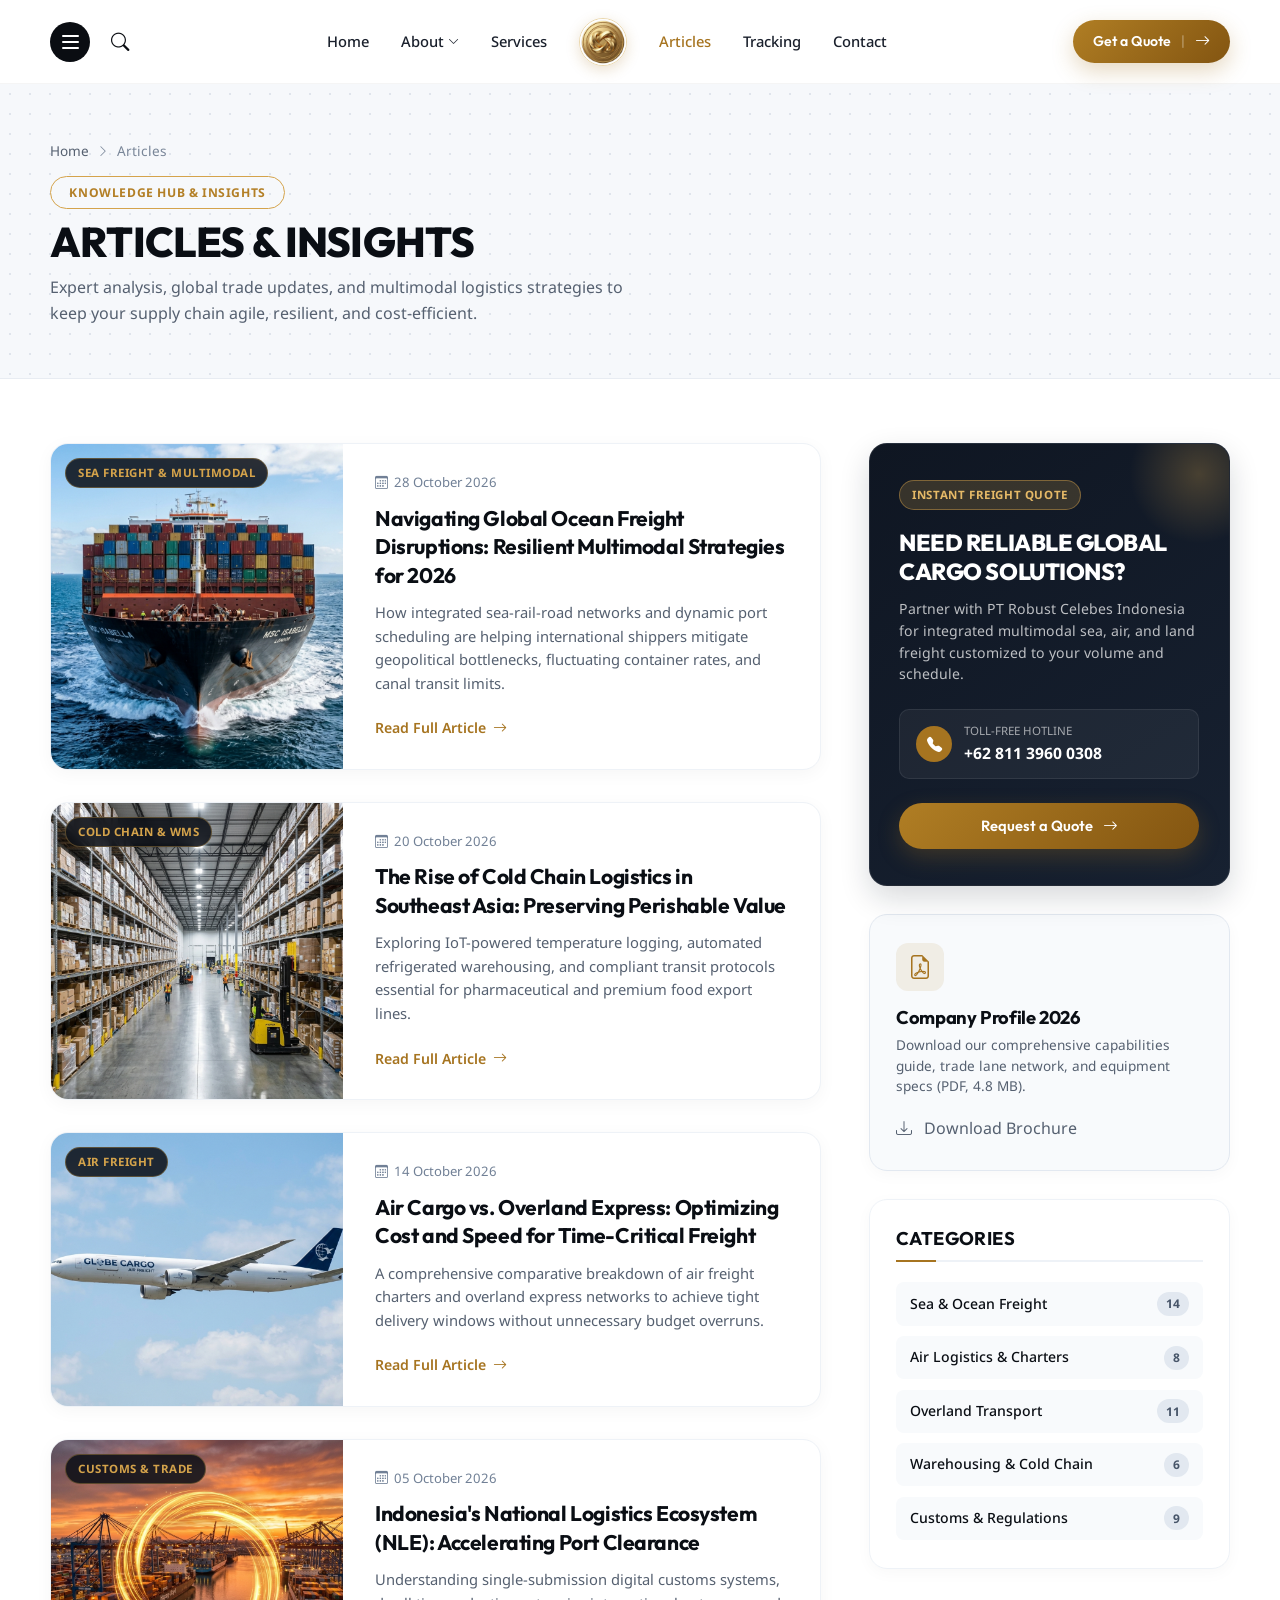
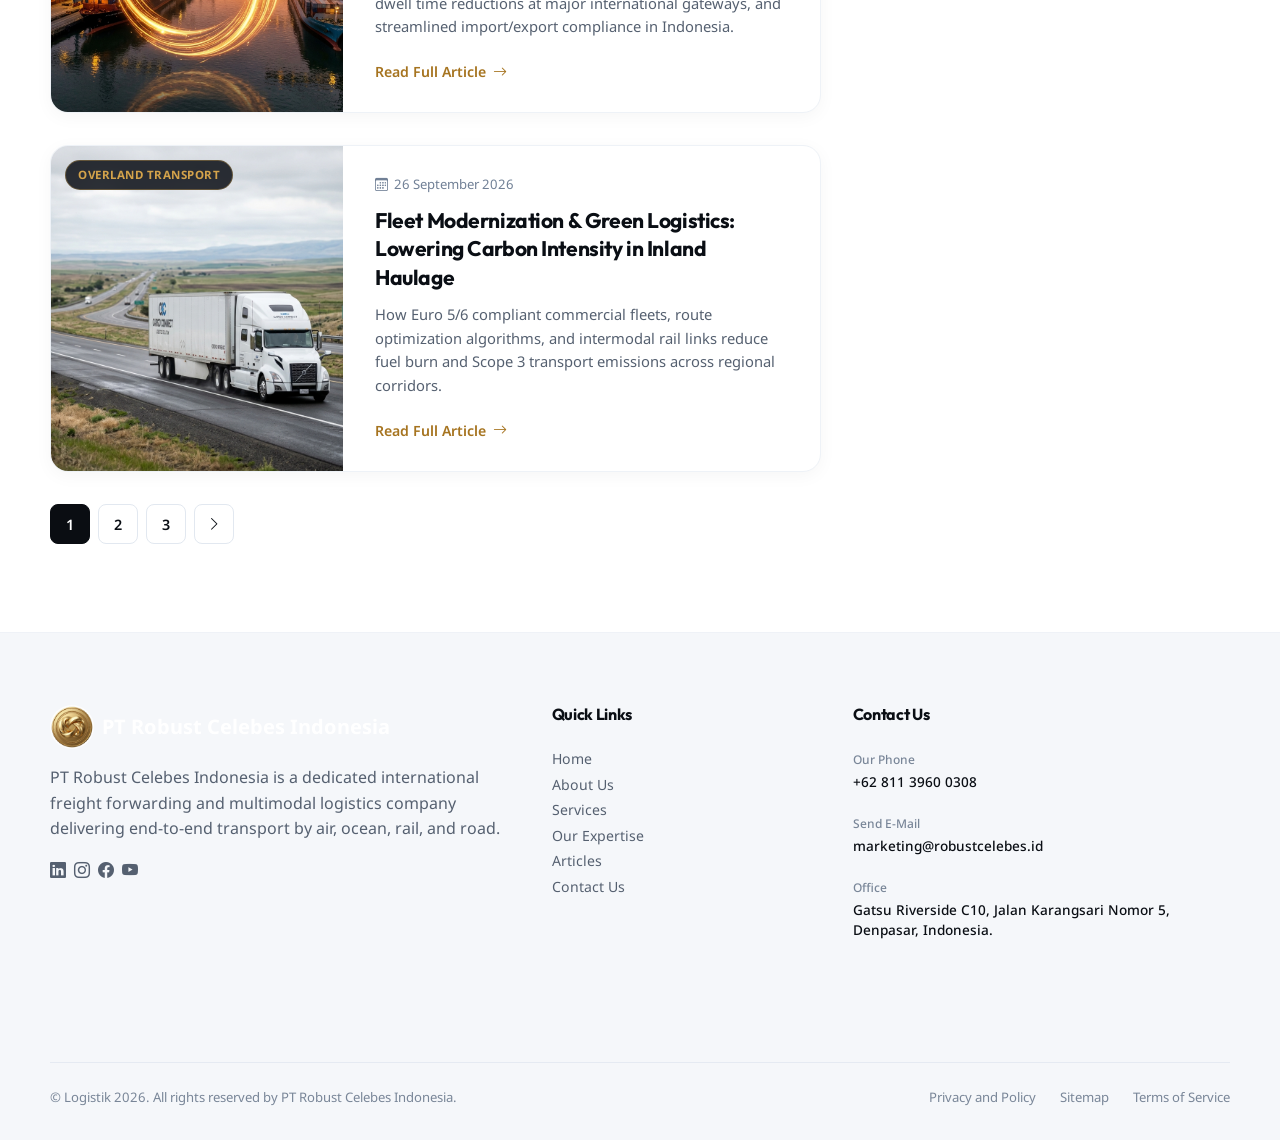
<file: articles.html>
<!DOCTYPE html>
<html lang="id">
<head>
  <meta charset="UTF-8">
  <meta name="viewport" content="width=device-width, initial-scale=1.0">
  <title>Articles &amp; Logistics Insights - PT Robust Celebes Indonesia</title>
  <meta name="description" content="Explore the latest insights, logistics trends, freight management strategies, and multimodal supply chain solutions from PT Robust Celebes Indonesia.">
  
  <!-- Favicon -->
  <link rel="icon" type="image/jpeg" href="assets/images/logo-emblem.jpg">

  <!-- Google Fonts: Outfit (Headings) & Noto Sans (Body/Other) -->
  <link rel="preconnect" href="https://fonts.googleapis.com">
  <link rel="preconnect" href="https://fonts.gstatic.com" crossorigin>
  <link href="https://fonts.googleapis.com/css2?family=Noto+Sans:ital,wght@0,300;0,400;0,500;0,600;0,700;1,400&family=Outfit:wght@400;500;600;700;800;900&display=swap" rel="stylesheet">

  <!-- Bootstrap 5 CSS -->
  <link rel="stylesheet" href="assets/css/bootstrap.min.css">
  <link rel="stylesheet" href="assets/css/bootstrap-icons.min.css">

  <!-- Owl Carousel 2 CSS -->
  <link rel="stylesheet" href="assets/css/owl.carousel.min.css">
  <link rel="stylesheet" href="assets/css/owl.theme.default.min.css">

  <!-- Custom Main CSS -->
  <link rel="stylesheet" href="assets/css/main.css">
</head>
<body>

  <!-- ======================================================================
       01. HEADER / NAVIGATION BAR
       ====================================================================== -->
  <header class="rb-header sticky-top">
    <div class="rb-container">
      <div class="rb-header-inner">
        
        <!-- Left Utility Controls: Hamburger & Search -->
        <div class="rb-nav-left-actions">
          <button class="rb-btn-menu-icon" type="button" data-bs-toggle="offcanvas" data-bs-target="#rbMobileMenu" aria-controls="rbMobileMenu" aria-label="Toggle navigation menu">
            <span></span>
            <span></span>
            <span></span>
          </button>
          <button class="rb-btn-search-icon" type="button" data-bs-toggle="modal" data-bs-target="#rbSearchModal" aria-label="Search">
            <i class="bi bi-search"></i>
          </button>
        </div>

        <!-- Center Centered Navigation with Center Logo Emblem -->
        <nav class="rb-nav-menu-wrapper d-none d-lg-flex" aria-label="Main Navigation">
          <!-- Left Links Group -->
          <ul class="rb-nav-links-group">
            <li><a href="index.html" class="rb-nav-link">Home</a></li>
            <li class="rb-nav-dropdown">
              <a href="about.html" class="rb-nav-link">
                About <i class="bi bi-chevron-down ms-1" style="font-size: 0.7rem;"></i>
              </a>
              <div class="rb-nav-dropdown-menu">
                <a href="about.html#company-profile" class="rb-dropdown-item">Company Profile</a>
                <a href="about.html#vision-mission" class="rb-dropdown-item">Vision &amp; Mission</a>
                <a href="about.html#core-values" class="rb-dropdown-item">Core Values</a>
                <a href="expertise.html" class="rb-dropdown-item">Our Expertise</a>
              </div>
            </li>
            <li><a href="our-services.html" class="rb-nav-link">Services</a></li>
          </ul>

          <!-- Center Emblem Logo -->
          <a href="index.html" class="rb-brand-emblem-link" aria-label="PT Robust Celebes Indonesia">
            <img src="assets/images/logo-emblem.jpg" alt="Robust Logo Emblem" class="rb-brand-emblem">
          </a>

          <!-- Right Links Group -->
          <ul class="rb-nav-links-group">
            <li><a href="articles.html" class="rb-nav-link active">Articles</a></li>
            <li><a href="index.html#tracking" class="rb-nav-link">Tracking</a></li>
            <li><a href="contact-us.html" class="rb-nav-link">Contact</a></li>
          </ul>
        </nav>

        <!-- Right Action Button: Get a Quote -->
        <div class="rb-nav-right-actions">
          <a href="#quote" class="rb-btn-quote" data-bs-toggle="modal" data-bs-target="#rbQuoteModal">
            <span>Get a Quote</span>
            <span class="rb-btn-sep">|</span>
            <i class="bi bi-arrow-right rb-btn-icon"></i>
          </a>
        </div>

      </div>
    </div>
  </header>

  <!-- ======================================================================
       02. HERO / PAGE HEADER BANNER
       ====================================================================== -->
  <section class="rb-articles-page-hero">
    <div class="rb-container position-relative" style="z-index: 2;">
      <div class="rb-articles-breadcrumb">
        <a href="index.html">Home</a>
        <i class="bi bi-chevron-right" style="font-size: 0.75rem;"></i>
        <span>Articles</span>
      </div>

      <div class="rb-badge-tag-outline mb-2">
        <span>Knowledge Hub &amp; Insights</span>
      </div>

      <h1 class="rb-articles-page-title">Articles &amp; Insights</h1>
      <p class="rb-articles-page-desc">
        Expert analysis, global trade updates, and multimodal logistics strategies to keep your supply chain agile, resilient, and cost-efficient.
      </p>
    </div>
  </section>

  <!-- ======================================================================
       03. MAIN CONTENT: 8 COLUMNS ARTICLES + 4 COLUMNS BANNER
       ====================================================================== -->
  <section class="rb-articles-section">
    <div class="rb-container">
      <div class="row g-5">
        
        <!-- ================================================================
             LEFT: 8 COLUMNS ARTICLES LIST (Tersusun ke Bawah)
             ================================================================ -->
        <div class="col-lg-8 col-12">
          <div class="rb-articles-list">
            
            <!-- Article 1 (Featured) -->
            <article class="rb-article-card-row">
              <div class="rb-article-card-thumb-wrap">
                <img src="assets/images/service-sea.jpg" alt="Navigating Global Ocean Freight Disruptions">
                <span class="rb-article-card-category-badge">Sea Freight &amp; Multimodal</span>
              </div>
              <div class="rb-article-card-content">
                <div class="rb-article-meta-bar">
                  <span><i class="bi bi-calendar3"></i> 28 October 2026</span>
                </div>
                <h2 class="rb-article-card-title">
                  <a href="detail-article.html">Navigating Global Ocean Freight Disruptions: Resilient Multimodal Strategies for 2026</a>
                </h2>
                <p class="rb-article-card-desc">
                  How integrated sea-rail-road networks and dynamic port scheduling are helping international shippers mitigate geopolitical bottlenecks, fluctuating container rates, and canal transit limits.
                </p>
                <div>
                  <a href="detail-article.html" class="rb-article-read-link">
                    <span>Read Full Article</span>
                    <i class="bi bi-arrow-right"></i>
                  </a>
                </div>
              </div>
            </article>

            <!-- Article 2 -->
            <article class="rb-article-card-row">
              <div class="rb-article-card-thumb-wrap">
                <img src="assets/images/service-warehouse.jpg" alt="Cold Chain Logistics in Southeast Asia">
                <span class="rb-article-card-category-badge">Cold Chain &amp; WMS</span>
              </div>
              <div class="rb-article-card-content">
                <div class="rb-article-meta-bar">
                  <span><i class="bi bi-calendar3"></i> 20 October 2026</span>
                </div>
                <h2 class="rb-article-card-title">
                  <a href="detail-article.html">The Rise of Cold Chain Logistics in Southeast Asia: Preserving Perishable Value</a>
                </h2>
                <p class="rb-article-card-desc">
                  Exploring IoT-powered temperature logging, automated refrigerated warehousing, and compliant transit protocols essential for pharmaceutical and premium food export lines.
                </p>
                <div>
                  <a href="detail-article.html" class="rb-article-read-link">
                    <span>Read Full Article</span>
                    <i class="bi bi-arrow-right"></i>
                  </a>
                </div>
              </div>
            </article>

            <!-- Article 3 -->
            <article class="rb-article-card-row">
              <div class="rb-article-card-thumb-wrap">
                <img src="assets/images/service-air.jpg" alt="Air Cargo vs Overland Express Logistics">
                <span class="rb-article-card-category-badge">Air Freight</span>
              </div>
              <div class="rb-article-card-content">
                <div class="rb-article-meta-bar">
                  <span><i class="bi bi-calendar3"></i> 14 October 2026</span>
                </div>
                <h2 class="rb-article-card-title">
                  <a href="detail-article.html">Air Cargo vs. Overland Express: Optimizing Cost and Speed for Time-Critical Freight</a>
                </h2>
                <p class="rb-article-card-desc">
                  A comprehensive comparative breakdown of air freight charters and overland express networks to achieve tight delivery windows without unnecessary budget overruns.
                </p>
                <div>
                  <a href="detail-article.html" class="rb-article-read-link">
                    <span>Read Full Article</span>
                    <i class="bi bi-arrow-right"></i>
                  </a>
                </div>
              </div>
            </article>

            <!-- Article 4 -->
            <article class="rb-article-card-row">
              <div class="rb-article-card-thumb-wrap">
                <img src="assets/images/about-port.jpg" alt="Indonesia National Logistics Ecosystem">
                <span class="rb-article-card-category-badge">Customs &amp; Trade</span>
              </div>
              <div class="rb-article-card-content">
                <div class="rb-article-meta-bar">
                  <span><i class="bi bi-calendar3"></i> 05 October 2026</span>
                </div>
                <h2 class="rb-article-card-title">
                  <a href="detail-article.html">Indonesia's National Logistics Ecosystem (NLE): Accelerating Port Clearance</a>
                </h2>
                <p class="rb-article-card-desc">
                  Understanding single-submission digital customs systems, dwell time reductions at major international gateways, and streamlined import/export compliance in Indonesia.
                </p>
                <div>
                  <a href="detail-article.html" class="rb-article-read-link">
                    <span>Read Full Article</span>
                    <i class="bi bi-arrow-right"></i>
                  </a>
                </div>
              </div>
            </article>

            <!-- Article 5 -->
            <article class="rb-article-card-row">
              <div class="rb-article-card-thumb-wrap">
                <img src="assets/images/service-land.jpg" alt="Fleet Modernization & Green Logistics">
                <span class="rb-article-card-category-badge">Overland Transport</span>
              </div>
              <div class="rb-article-card-content">
                <div class="rb-article-meta-bar">
                  <span><i class="bi bi-calendar3"></i> 26 September 2026</span>
                </div>
                <h2 class="rb-article-card-title">
                  <a href="detail-article.html">Fleet Modernization &amp; Green Logistics: Lowering Carbon Intensity in Inland Haulage</a>
                </h2>
                <p class="rb-article-card-desc">
                  How Euro 5/6 compliant commercial fleets, route optimization algorithms, and intermodal rail links reduce fuel burn and Scope 3 transport emissions across regional corridors.
                </p>
                <div>
                  <a href="detail-article.html" class="rb-article-read-link">
                    <span>Read Full Article</span>
                    <i class="bi bi-arrow-right"></i>
                  </a>
                </div>
              </div>
            </article>

            <!-- Pagination -->
            <div class="rb-pagination">
              <a href="#" class="rb-page-item active">1</a>
              <a href="#" class="rb-page-item">2</a>
              <a href="#" class="rb-page-item">3</a>
              <a href="#" class="rb-page-item" aria-label="Next page"><i class="bi bi-chevron-right"></i></a>
            </div>

          </div>
        </div>

        <!-- ================================================================
             RIGHT: 4 COLUMNS BANNER & SIDEBAR WIDGETS
             ================================================================ -->
        <div class="col-lg-4 col-12">
          <aside class="rb-articles-sidebar">
            
            <!-- Banner 1: Promotional Freight Quote CTA Banner -->
            <div class="rb-sidebar-banner-cta">
              <span class="rb-banner-badge">Instant Freight Quote</span>
              <h3 class="rb-banner-title">Need Reliable Global Cargo Solutions?</h3>
              <p class="rb-banner-desc">
                Partner with PT Robust Celebes Indonesia for integrated multimodal sea, air, and land freight customized to your volume and schedule.
              </p>

              <div class="rb-banner-phone">
                <div class="rb-banner-phone-icon">
                  <i class="bi bi-telephone-fill"></i>
                </div>
                <div>
                  <span class="rb-banner-phone-label">Toll-Free Hotline</span>
                  <a href="tel:+6281139600308" class="rb-banner-phone-num">+62 811 3960 0308</a>
                </div>
              </div>

              <a href="#quote" class="rb-btn-primary w-100 text-center" data-bs-toggle="modal" data-bs-target="#rbQuoteModal">
                <span>Request a Quote</span>
                <i class="bi bi-arrow-right"></i>
              </a>
            </div>

            <!-- Banner 2: Company Brochure Download -->
            <div class="rb-sidebar-banner-download">
              <div class="rb-banner-doc-icon">
                <i class="bi bi-file-earmark-pdf"></i>
              </div>
              <h4 class="rb-banner-doc-title">Company Profile 2026</h4>
              <p class="rb-banner-doc-desc">
                Download our comprehensive capabilities guide, trade lane network, and equipment specs (PDF, 4.8 MB).
              </p>
              <a href="contact-us.html" class="rb-btn-outline-gold w-100 text-center">
                <i class="bi bi-download me-2"></i>
                <span>Download Brochure</span>
              </a>
            </div>

            <!-- Widget 3: Popular Categories -->
            <div class="rb-sidebar-categories-widget">
              <h4 class="rb-widget-title">Categories</h4>
              <ul class="rb-category-list">
                <li>
                  <a href="articles.html" class="rb-category-link">
                    <span>Sea &amp; Ocean Freight</span>
                    <span class="rb-category-count">14</span>
                  </a>
                </li>
                <li>
                  <a href="articles.html" class="rb-category-link">
                    <span>Air Logistics &amp; Charters</span>
                    <span class="rb-category-count">8</span>
                  </a>
                </li>
                <li>
                  <a href="articles.html" class="rb-category-link">
                    <span>Overland Transport</span>
                    <span class="rb-category-count">11</span>
                  </a>
                </li>
                <li>
                  <a href="articles.html" class="rb-category-link">
                    <span>Warehousing &amp; Cold Chain</span>
                    <span class="rb-category-count">6</span>
                  </a>
                </li>
                <li>
                  <a href="articles.html" class="rb-category-link">
                    <span>Customs &amp; Regulations</span>
                    <span class="rb-category-count">9</span>
                  </a>
                </li>
              </ul>
            </div>

          </aside>
        </div>

      </div>
    </div>
  </section>

  <!-- ======================================================================
       04. FOOTER
       ====================================================================== -->
  <footer class="rb-footer">
    <div class="rb-container">
      <div class="row g-4 pb-5">
        
        <!-- Column 1: Company Info -->
        <div class="col-lg-5 col-md-12 col-12">
          <div class="rb-footer-brand-wrap">
            <a href="index.html" class="d-inline-flex align-items-center gap-2 mb-3 text-decoration-none">
              <img src="assets/images/logo-emblem.jpg" alt="Robust Logo" style="width: 44px; height: 44px; border-radius: 50%;">
              <span class="fw-bold fs-5 text-white">PT Robust Celebes Indonesia</span>
            </a>
            <p class="rb-footer-company-desc">
              PT Robust Celebes Indonesia is a dedicated international freight forwarding and multimodal logistics company delivering end-to-end transport by air, ocean, rail, and road.
            </p>
            <div class="rb-footer-socials">
              <a href="#" class="rb-social-icon" aria-label="LinkedIn"><i class="bi bi-linkedin"></i></a>
              <a href="#" class="rb-social-icon" aria-label="Instagram"><i class="bi bi-instagram"></i></a>
              <a href="#" class="rb-social-icon" aria-label="Facebook"><i class="bi bi-facebook"></i></a>
              <a href="#" class="rb-social-icon" aria-label="YouTube"><i class="bi bi-youtube"></i></a>
            </div>
          </div>
        </div>

        <!-- Column 2: Navigation Links -->
        <div class="col-lg-3 col-md-6 col-12">
          <h4 class="rb-footer-col-title">Quick Links</h4>
          <ul class="rb-footer-links">
            <li><a href="index.html" class="rb-footer-link"><span>Home</span></a></li>
            <li><a href="about.html" class="rb-footer-link"><span>About Us</span></a></li>
            <li><a href="our-services.html" class="rb-footer-link"><span>Services</span></a></li>
            <li><a href="expertise.html" class="rb-footer-link"><span>Our Expertise</span></a></li>
            <li><a href="articles.html" class="rb-footer-link"><span>Articles</span></a></li>
            <li><a href="contact-us.html" class="rb-footer-link"><span>Contact Us</span></a></li>
          </ul>
        </div>

        <!-- Column 3: Contact Details -->
        <div class="col-lg-4 col-md-6 col-12">
          <h4 class="rb-footer-col-title">Contact Us</h4>
          
          <div class="rb-footer-contact-item">
            <span class="rb-footer-contact-label">Our Phone</span>
            <a href="tel:+6281139600308" class="rb-footer-contact-val">+62 811 3960 0308</a>
          </div>

          <div class="rb-footer-contact-item">
            <span class="rb-footer-contact-label">Send E-Mail</span>
            <a href="mailto:marketing@robustcelebes.id" class="rb-footer-contact-val">marketing@robustcelebes.id</a>
          </div>

          <div class="rb-footer-contact-item">
            <span class="rb-footer-contact-label">Office</span>
            <span class="rb-footer-contact-val">
              Gatsu Riverside C10, Jalan Karangsari Nomor 5, Denpasar, Indonesia.
            </span>
          </div>
        </div>

      </div>

      <!-- Footer Bottom Copyright & Legal Links -->
      <div class="rb-footer-bottom">
        <p class="rb-copyright-text">
          &copy; Logistik 2026. All rights reserved by PT Robust Celebes Indonesia.
        </p>
        <div class="rb-footer-legal-links">
          <a href="#" class="rb-legal-link">Privacy and Policy</a>
          <a href="#" class="rb-legal-link">Sitemap</a>
          <a href="#" class="rb-legal-link">Terms of Service</a>
        </div>
      </div>

    </div>
  </footer>

  <!-- ======================================================================
       05. MODAL: GET A QUOTE
       ====================================================================== -->
  <div class="modal fade" id="rbQuoteModal" tabindex="-1" aria-labelledby="rbQuoteModalLabel" aria-hidden="true">
    <div class="modal-dialog modal-dialog-centered">
      <div class="modal-content rb-modal-box">
        <div class="modal-header rb-modal-header">
          <h5 class="modal-title rb-modal-title" id="rbQuoteModalLabel">Request Freight Quote</h5>
          <button type="button" class="btn-close" data-bs-dismiss="modal" aria-label="Close"></button>
        </div>
        <div class="modal-body p-4">
          <form id="rbQuoteForm">
            <div class="mb-3">
              <label for="quoteName" class="form-label rb-form-label">Full Name</label>
              <input type="text" class="form-control rb-form-control" id="quoteName" placeholder="Enter your full name" required>
            </div>
            <div class="mb-3">
              <label for="quoteEmail" class="form-label rb-form-label">Email Address</label>
              <input type="email" class="form-control rb-form-control" id="quoteEmail" placeholder="name@company.com" required>
            </div>
            <div class="row g-2 mb-3">
              <div class="col-6">
                <label for="quoteService" class="form-label rb-form-label">Service Type</label>
                <select class="form-select rb-form-control" id="quoteService">
                  <option value="sea">Sea Freight</option>
                  <option value="air">Air Freight</option>
                  <option value="land">Overland Transport</option>
                  <option value="warehouse">Warehousing</option>
                </select>
              </div>
              <div class="col-6">
                <label for="quoteWeight" class="form-label rb-form-label">Est. Weight / Vol</label>
                <input type="text" class="form-control rb-form-control" id="quoteWeight" placeholder="e.g. 5 Tons / 20 CBM">
              </div>
            </div>
            <div class="row g-2 mb-3">
              <div class="col-6">
                <label for="quoteOrigin" class="form-label rb-form-label">Origin</label>
                <input type="text" class="form-control rb-form-control" id="quoteOrigin" placeholder="City / Port">
              </div>
              <div class="col-6">
                <label for="quoteDest" class="form-label rb-form-label">Destination</label>
                <input type="text" class="form-control rb-form-control" id="quoteDest" placeholder="City / Port">
              </div>
            </div>
            <div class="mb-4">
              <label for="quoteNotes" class="form-label rb-form-label">Shipment Details</label>
              <textarea class="form-control rb-form-control" id="quoteNotes" rows="3" placeholder="Commodity type, timeline, special requirements..."></textarea>
            </div>
            <button type="submit" class="rb-btn-primary w-100">
              <span>Submit Request</span>
              <i class="bi bi-arrow-right"></i>
            </button>
          </form>
        </div>
      </div>
    </div>
  </div>

  <!-- ======================================================================
       06. MODAL: SEARCH
       ====================================================================== -->
  <div class="modal fade" id="rbSearchModal" tabindex="-1" aria-labelledby="rbSearchModalLabel" aria-hidden="true">
    <div class="modal-dialog modal-dialog-centered">
      <div class="modal-content rb-modal-box">
        <div class="modal-body p-4">
          <div class="d-flex justify-content-between align-items-center mb-3">
            <h5 class="modal-title rb-modal-title" id="rbSearchModalLabel">Search Cargo &amp; Tracking</h5>
            <button type="button" class="btn-close" data-bs-dismiss="modal" aria-label="Close"></button>
          </div>
          <div class="input-group">
            <input type="text" class="form-control rb-form-control" placeholder="Enter B/L number, container ID or keyword...">
            <button class="rb-btn-primary" type="button">
              <i class="bi bi-search"></i>
            </button>
          </div>
        </div>
      </div>
    </div>
  </div>

  <!-- ======================================================================
       07. OFFCANVAS MOBILE NAVIGATION MENU
       ====================================================================== -->
  <div class="offcanvas offcanvas-start rb-offcanvas" tabindex="-1" id="rbMobileMenu" aria-labelledby="rbMobileMenuLabel">
    <div class="rb-offcanvas-header">
      <div class="d-flex align-items-center gap-2">
        <img src="assets/images/logo-emblem.jpg" alt="Robust Logo" style="width: 32px; height: 32px; border-radius: 50%;">
        <span class="fw-bold fs-6 text-dark" id="rbMobileMenuLabel">PT Robust Celebes</span>
      </div>
      <button type="button" class="btn-close" data-bs-dismiss="offcanvas" aria-label="Close"></button>
    </div>
    <div class="rb-offcanvas-menu">
      <a href="index.html" class="rb-offcanvas-link">Home</a>
      <a href="about.html" class="rb-offcanvas-link">About Us</a>
      <a href="our-services.html" class="rb-offcanvas-link">Logistics Solutions</a>
      <a href="articles.html" class="rb-offcanvas-link active">Articles</a>
      <a href="index.html#tracking" class="rb-offcanvas-link">Tracking</a>
      <a href="contact-us.html" class="rb-offcanvas-link">Contact Us</a>

      <div class="mt-4 pt-3">
        <a href="#quote" class="rb-btn-primary w-100 text-center" data-bs-toggle="modal" data-bs-target="#rbQuoteModal">
          <span>Get a Quote</span>
          <i class="bi bi-arrow-right"></i>
        </a>
      </div>

      <div class="mt-4 pt-2">
        <span class="d-block text-muted small mb-1">Call Us (Toll free)</span>
        <a href="tel:+6281139600308" class="fw-bold text-dark fs-6">+62 811 3960 0308</a>
      </div>
    </div>
  </div>

  <!-- jQuery (Required for Owl Carousel) -->
  <script src="assets/js/jquery.min.js"></script>

  <!-- Owl Carousel 2 JS -->
  <script src="assets/js/owl.carousel.min.js"></script>

  <!-- Bootstrap 5 Bundle JS -->
  <script src="assets/js/bootstrap.bundle.min.js"></script>

  <!-- Custom Main JS -->
  <script src="assets/js/main.js"></script>
</body>
</html>
</file>
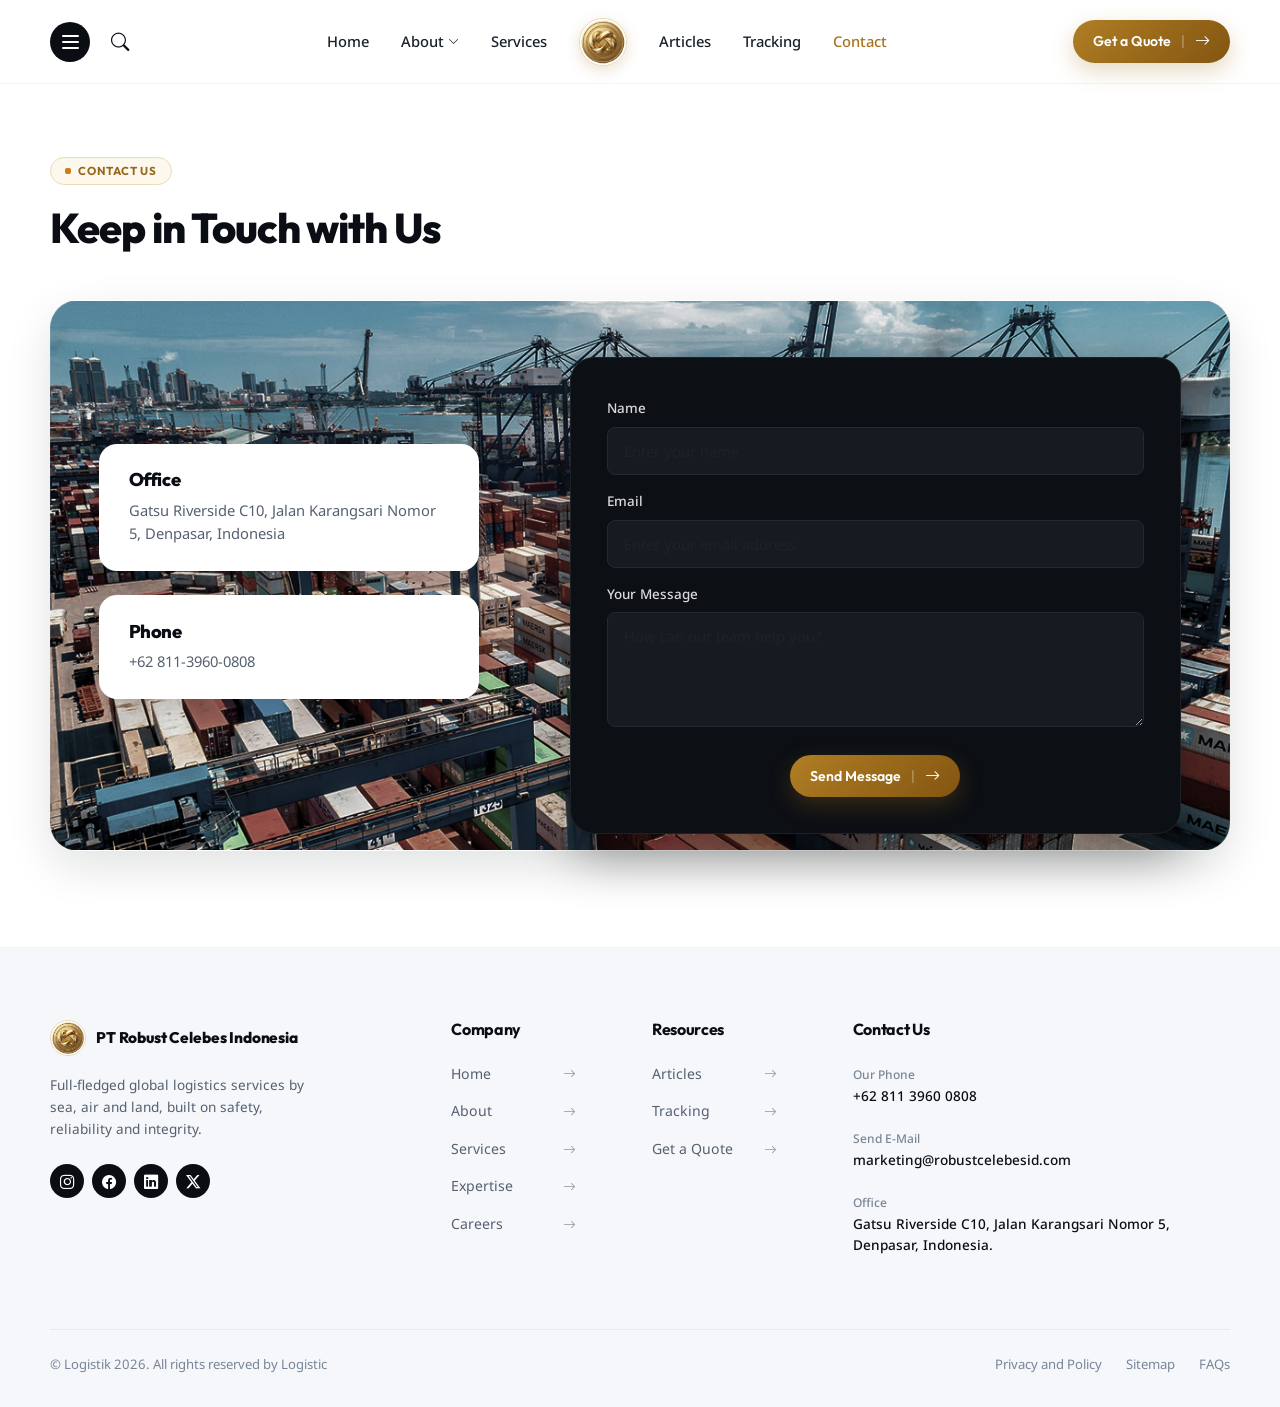
<file: contact-us.html>
<!DOCTYPE html>
<html lang="id">
<head>
  <meta charset="UTF-8">
  <meta name="viewport" content="width=device-width, initial-scale=1.0">
  <title>Contact Us - PT Robust Celebes Indonesia</title>
  <meta name="description" content="Get in touch with PT Robust Celebes Indonesia. Contact our logistics and freight experts in Denpasar, Indonesia.">
  
  <!-- Favicon -->
  <link rel="icon" type="image/jpeg" href="assets/images/logo-emblem.jpg">

  <!-- Google Fonts: Outfit (Headings) & Noto Sans (Body/Other) -->
  <link rel="preconnect" href="https://fonts.googleapis.com">
  <link rel="preconnect" href="https://fonts.gstatic.com" crossorigin>
  <link href="https://fonts.googleapis.com/css2?family=Noto+Sans:ital,wght@0,300;0,400;0,500;0,600;0,700;1,400&family=Outfit:wght@400;500;600;700;800;900&display=swap" rel="stylesheet">

  <!-- Bootstrap 5 CSS -->
  <link rel="stylesheet" href="assets/css/bootstrap.min.css">
  <link rel="stylesheet" href="assets/css/bootstrap-icons.min.css">

  <!-- Owl Carousel 2 CSS -->
  <link rel="stylesheet" href="assets/css/owl.carousel.min.css">
  <link rel="stylesheet" href="assets/css/owl.theme.default.min.css">

  <!-- Custom Main CSS -->
  <link rel="stylesheet" href="assets/css/main.css">
</head>
<body>

  <!-- ======================================================================
       01. HEADER / NAVIGATION BAR
       ====================================================================== -->
  <header class="rb-header sticky-top">
    <div class="rb-container">
      <div class="rb-header-inner">
        
        <!-- Left Utility Controls: Hamburger & Search -->
        <div class="rb-nav-left-actions">
          <button class="rb-btn-menu-icon" type="button" data-bs-toggle="offcanvas" data-bs-target="#rbMobileMenu" aria-controls="rbMobileMenu" aria-label="Toggle navigation menu">
            <span></span>
            <span></span>
            <span></span>
          </button>
          <button class="rb-btn-search-icon" type="button" data-bs-toggle="modal" data-bs-target="#rbSearchModal" aria-label="Search">
            <i class="bi bi-search"></i>
          </button>
        </div>

        <!-- Center Centered Navigation with Center Logo Emblem -->
        <nav class="rb-nav-menu-wrapper d-none d-lg-flex" aria-label="Main Navigation">
          <!-- Left Links Group -->
          <ul class="rb-nav-links-group">
            <li><a href="index.html" class="rb-nav-link">Home</a></li>
            <li class="rb-nav-dropdown">
              <a href="about.html" class="rb-nav-link">
                About <i class="bi bi-chevron-down ms-1" style="font-size: 0.7rem;"></i>
              </a>
              <div class="rb-nav-dropdown-menu">
                <a href="about.html#company-profile" class="rb-dropdown-item">Company Profile</a>
                <a href="about.html#vision-mission" class="rb-dropdown-item">Vision &amp; Mission</a>
                <a href="about.html#core-values" class="rb-dropdown-item">Core Values</a>
                <a href="expertise.html" class="rb-dropdown-item">Our Expertise</a>
              </div>
            </li>
            <li><a href="our-services.html" class="rb-nav-link">Services</a></li>
          </ul>

          <!-- Center Emblem Logo -->
          <a href="index.html" class="rb-brand-emblem-link" aria-label="PT Robust Celebes Indonesia">
            <img src="assets/images/logo-emblem.jpg" alt="Robust Logo Emblem" class="rb-brand-emblem">
          </a>

          <!-- Right Links Group -->
          <ul class="rb-nav-links-group">
            <li><a href="articles.html" class="rb-nav-link">Articles</a></li>
            <li><a href="index.html#tracking" class="rb-nav-link">Tracking</a></li>
            <li><a href="contact-us.html" class="rb-nav-link active">Contact</a></li>
          </ul>
        </nav>

        <!-- Right Action Button: Get a Quote -->
        <div class="rb-nav-right-actions">
          <a href="#quote" class="rb-btn-quote" data-bs-toggle="modal" data-bs-target="#rbQuoteModal">
            <span>Get a Quote</span>
            <span class="rb-btn-sep">|</span>
            <i class="bi bi-arrow-right rb-btn-icon"></i>
          </a>
        </div>

      </div>
    </div>
  </header>

  <!-- ======================================================================
       02. CONTACT SECTION: KEEP IN TOUCH WITH US
       ====================================================================== -->
  <section class="rb-contact-page-section">
    <div class="rb-container">
      
      <!-- Top Title Area -->
      <div class="mb-4 mb-lg-5">
        <div class="rb-badge-tag mb-2">
          <span class="rb-badge-dot"></span>
          <span>Contact Us</span>
        </div>
        <h1 class="rb-contact-page-title">Keep in Touch with Us</h1>
      </div>

      <!-- Panoramic Dark Gray Banner Container (Design Composition) -->
      <div class="rb-contact-banner-wrapper">
        <div class="row align-items-center g-4 g-lg-5">
          
          <!-- Left Column: Two White Information Cards (Office & Phone) -->
          <div class="col-lg-5 col-12">
            <div class="rb-contact-info-cards-group">
              
              <!-- Info Card 1: Office -->
              <div class="rb-contact-info-card">
                <h3 class="rb-contact-info-title">Office</h3>
                <p class="rb-contact-info-text">
                  Gatsu Riverside C10, Jalan Karangsari Nomor 5, Denpasar, Indonesia
                </p>
              </div>

              <!-- Info Card 2: Phone -->
              <div class="rb-contact-info-card">
                <h3 class="rb-contact-info-title">Phone</h3>
                <a href="tel:+6281139600808" class="rb-contact-info-link">
                  +62 811-3960-0808
                </a>
              </div>

            </div>
          </div>

          <!-- Right Column: Dark Form Card (Overlapping Banner Edge) -->
          <div class="col-lg-7 col-12">
            <div class="rb-contact-form-card">
              <form id="rbContactPageForm">
                
                <!-- Name Field -->
                <div class="mb-3">
                  <label for="contactName" class="rb-contact-form-label">Name</label>
                  <input type="text" class="form-control rb-contact-form-control" id="contactName" placeholder="Enter your name" required>
                </div>

                <!-- Email Field -->
                <div class="mb-3">
                  <label for="contactEmail" class="rb-contact-form-label">Email</label>
                  <input type="email" class="form-control rb-contact-form-control" id="contactEmail" placeholder="Enter your email address" required>
                </div>

                <!-- Message Field -->
                <div class="mb-4">
                  <label for="contactMessage" class="rb-contact-form-label">Your Message</label>
                  <textarea class="form-control rb-contact-form-control" id="contactMessage" rows="4" placeholder="How can our team help you?" required></textarea>
                </div>

                <!-- Submit Button -->
                <div class="text-center pt-1">
                  <button type="submit" class="rb-btn-quote" style="border: none;">
                    <span>Send Message</span>
                    <span class="rb-btn-sep">|</span>
                    <i class="bi bi-arrow-right rb-btn-icon"></i>
                  </button>
                </div>

              </form>
            </div>
          </div>

        </div>
      </div>

    </div>
  </section>

  <!-- ======================================================================
       03. FOOTER SECTION
       ====================================================================== -->
  <footer class="rb-footer">
    <div class="rb-container">
      <div class="row g-4">
        
        <!-- Col 1: Brand Info -->
        <div class="col-lg-4 col-md-6 col-12">
          <div class="rb-footer-brand-header">
            <img src="assets/images/logo-emblem.jpg" alt="Robust Logo Emblem" class="rb-footer-emblem">
            <h4 class="rb-footer-brand-name">PT Robust Celebes Indonesia</h4>
          </div>
          <p class="rb-footer-desc">
            Full-fledged global logistics services by sea, air and land, built on safety, reliability and integrity.
          </p>
          <div class="rb-footer-socials">
            <a href="https://instagram.com" class="rb-social-btn" aria-label="Instagram" target="_blank" rel="noopener">
              <i class="bi bi-instagram"></i>
            </a>
            <a href="https://facebook.com" class="rb-social-btn" aria-label="Facebook" target="_blank" rel="noopener">
              <i class="bi bi-facebook"></i>
            </a>
            <a href="https://linkedin.com" class="rb-social-btn" aria-label="LinkedIn" target="_blank" rel="noopener">
              <i class="bi bi-linkedin"></i>
            </a>
            <a href="https://twitter.com" class="rb-social-btn" aria-label="Twitter / X" target="_blank" rel="noopener">
              <i class="bi bi-twitter-x"></i>
            </a>
          </div>
        </div>

        <!-- Col 2: Company Links -->
        <div class="col-lg-2 col-md-6 col-6">
          <h4 class="rb-footer-col-title">Company</h4>
          <ul class="rb-footer-links-list">
            <li>
              <a href="index.html" class="rb-footer-link">
                <span>Home</span>
                <i class="bi bi-arrow-right rb-footer-link-arrow"></i>
              </a>
            </li>
            <li>
              <a href="about.html" class="rb-footer-link">
                <span>About</span>
                <i class="bi bi-arrow-right rb-footer-link-arrow"></i>
              </a>
            </li>
            <li>
              <a href="our-services.html" class="rb-footer-link">
                <span>Services</span>
                <i class="bi bi-arrow-right rb-footer-link-arrow"></i>
              </a>
            </li>
            <li>
              <a href="expertise.html" class="rb-footer-link">
                <span>Expertise</span>
                <i class="bi bi-arrow-right rb-footer-link-arrow"></i>
              </a>
            </li>
            <li>
              <a href="#careers" class="rb-footer-link">
                <span>Careers</span>
                <i class="bi bi-arrow-right rb-footer-link-arrow"></i>
              </a>
            </li>
          </ul>
        </div>

        <!-- Col 3: Resources Links -->
        <div class="col-lg-2 col-md-6 col-6">
          <h4 class="rb-footer-col-title">Resources</h4>
          <ul class="rb-footer-links-list">
            <li>
              <a href="articles.html" class="rb-footer-link">
                <span>Articles</span>
                <i class="bi bi-arrow-right rb-footer-link-arrow"></i>
              </a>
            </li>
            <li>
              <a href="index.html#tracking" class="rb-footer-link">
                <span>Tracking</span>
                <i class="bi bi-arrow-right rb-footer-link-arrow"></i>
              </a>
            </li>
            <li>
              <a href="#quote" class="rb-footer-link" data-bs-toggle="modal" data-bs-target="#rbQuoteModal">
                <span>Get a Quote</span>
                <i class="bi bi-arrow-right rb-footer-link-arrow"></i>
              </a>
            </li>
          </ul>
        </div>

        <!-- Col 4: Contact Us -->
        <div class="col-lg-4 col-md-6 col-12" id="contactInfo">
          <h4 class="rb-footer-col-title">Contact Us</h4>
          
          <div class="rb-footer-contact-item">
            <span class="rb-footer-contact-label">Our Phone</span>
            <a href="tel:+6281139600808" class="rb-footer-contact-val">+62 811 3960 0808</a>
          </div>

          <div class="rb-footer-contact-item">
            <span class="rb-footer-contact-label">Send E-Mail</span>
            <a href="mailto:marketing@robustcelebesid.com" class="rb-footer-contact-val">marketing@robustcelebesid.com</a>
          </div>

          <div class="rb-footer-contact-item">
            <span class="rb-footer-contact-label">Office</span>
            <span class="rb-footer-contact-val">
              Gatsu Riverside C10, Jalan Karangsari Nomor 5, Denpasar, Indonesia.
            </span>
          </div>
        </div>

      </div>

      <!-- Footer Bottom Copyright & Legal Links -->
      <div class="rb-footer-bottom">
        <p class="rb-copyright-text">
          &copy; Logistik 2026. All rights reserved by Logistic
        </p>
        <div class="rb-footer-legal-links">
          <a href="#" class="rb-legal-link">Privacy and Policy</a>
          <a href="#" class="rb-legal-link">Sitemap</a>
          <a href="#" class="rb-legal-link">FAQs</a>
        </div>
      </div>

    </div>
  </footer>

  <!-- ======================================================================
       04. MODAL: GET A QUOTE
       ====================================================================== -->
  <div class="modal fade" id="rbQuoteModal" tabindex="-1" aria-labelledby="rbQuoteModalLabel" aria-hidden="true">
    <div class="modal-dialog modal-dialog-centered">
      <div class="modal-content rb-modal-box">
        <div class="modal-header rb-modal-header">
          <h5 class="modal-title rb-modal-title" id="rbQuoteModalLabel">Request Freight Quote</h5>
          <button type="button" class="btn-close" data-bs-dismiss="modal" aria-label="Close"></button>
        </div>
        <div class="modal-body p-4">
          <form id="rbQuoteForm">
            <div class="mb-3">
              <label for="quoteName" class="form-label rb-form-label">Full Name</label>
              <input type="text" class="form-control rb-form-control" id="quoteName" placeholder="Enter your full name" required>
            </div>
            <div class="mb-3">
              <label for="quoteEmail" class="form-label rb-form-label">Email Address</label>
              <input type="email" class="form-control rb-form-control" id="quoteEmail" placeholder="name@company.com" required>
            </div>
            <div class="row g-2 mb-3">
              <div class="col-6">
                <label for="quoteService" class="form-label rb-form-label">Service Type</label>
                <select class="form-select rb-form-control" id="quoteService">
                  <option value="sea">Sea Freight</option>
                  <option value="air">Air Freight</option>
                  <option value="land">Overland Transport</option>
                  <option value="warehouse">Warehousing</option>
                </select>
              </div>
              <div class="col-6">
                <label for="quoteWeight" class="form-label rb-form-label">Est. Weight / Vol</label>
                <input type="text" class="form-control rb-form-control" id="quoteWeight" placeholder="e.g. 5 Tons / 20 CBM">
              </div>
            </div>
            <div class="row g-2 mb-3">
              <div class="col-6">
                <label for="quoteOrigin" class="form-label rb-form-label">Origin</label>
                <input type="text" class="form-control rb-form-control" id="quoteOrigin" placeholder="City / Port">
              </div>
              <div class="col-6">
                <label for="quoteDest" class="form-label rb-form-label">Destination</label>
                <input type="text" class="form-control rb-form-control" id="quoteDest" placeholder="City / Port">
              </div>
            </div>
            <div class="mb-4">
              <label for="quoteNotes" class="form-label rb-form-label">Shipment Details</label>
              <textarea class="form-control rb-form-control" id="quoteNotes" rows="3" placeholder="Commodity type, timeline, special requirements..."></textarea>
            </div>
            <button type="submit" class="rb-btn-primary w-100">
              <span>Submit Request</span>
              <i class="bi bi-arrow-right"></i>
            </button>
          </form>
        </div>
      </div>
    </div>
  </div>

  <!-- ======================================================================
       05. MODAL: SEARCH
       ====================================================================== -->
  <div class="modal fade" id="rbSearchModal" tabindex="-1" aria-labelledby="rbSearchModalLabel" aria-hidden="true">
    <div class="modal-dialog modal-dialog-centered">
      <div class="modal-content rb-modal-box">
        <div class="modal-body p-4">
          <div class="d-flex justify-content-between align-items-center mb-3">
            <h5 class="modal-title rb-modal-title" id="rbSearchModalLabel">Search Cargo &amp; Tracking</h5>
            <button type="button" class="btn-close" data-bs-dismiss="modal" aria-label="Close"></button>
          </div>
          <div class="input-group">
            <input type="text" class="form-control rb-form-control" placeholder="Enter B/L number, container ID or keyword...">
            <button class="rb-btn-primary" type="button">
              <i class="bi bi-search"></i>
            </button>
          </div>
        </div>
      </div>
    </div>
  </div>

  <!-- ======================================================================
       06. OFFCANVAS MOBILE NAVIGATION MENU
       ====================================================================== -->
  <div class="offcanvas offcanvas-start rb-offcanvas" tabindex="-1" id="rbMobileMenu" aria-labelledby="rbMobileMenuLabel">
    <div class="rb-offcanvas-header">
      <div class="d-flex align-items-center gap-2">
        <img src="assets/images/logo-emblem.jpg" alt="Robust Logo" style="width: 32px; height: 32px; border-radius: 50%;">
        <span class="fw-bold fs-6 text-dark" id="rbMobileMenuLabel">PT Robust Celebes</span>
      </div>
      <button type="button" class="btn-close" data-bs-dismiss="offcanvas" aria-label="Close"></button>
    </div>
    <div class="rb-offcanvas-menu">
      <a href="index.html" class="rb-offcanvas-link">Home</a>
      <a href="about.html" class="rb-offcanvas-link">About Us</a>
      <a href="our-services.html" class="rb-offcanvas-link">Logistics Solutions</a>
      <a href="expertise.html" class="rb-offcanvas-link">Our Expertise</a>
      <a href="articles.html" class="rb-offcanvas-link">Articles</a>
      <a href="index.html#tracking" class="rb-offcanvas-link">Tracking</a>
      <a href="contact-us.html" class="rb-offcanvas-link active">Contact Us</a>

      <div class="mt-4 pt-3">
        <a href="#quote" class="rb-btn-primary w-100 text-center" data-bs-toggle="modal" data-bs-target="#rbQuoteModal">
          <span>Get a Quote</span>
          <i class="bi bi-arrow-right"></i>
        </a>
      </div>

      <div class="mt-4 pt-2">
        <span class="d-block text-muted small mb-1">Call Us (Toll free)</span>
        <a href="tel:+6281139600808" class="fw-bold text-dark fs-6">+62 811 3960 0808</a>
      </div>
    </div>
  </div>

  <!-- jQuery (Required for Owl Carousel) -->
  <script src="assets/js/jquery.min.js"></script>

  <!-- Owl Carousel 2 JS -->
  <script src="assets/js/owl.carousel.min.js"></script>

  <!-- Bootstrap 5 Bundle JS -->
  <script src="assets/js/bootstrap.bundle.min.js"></script>

  <!-- Custom Main JS -->
  <script src="assets/js/main.js"></script>
</body>
</html>
</file>
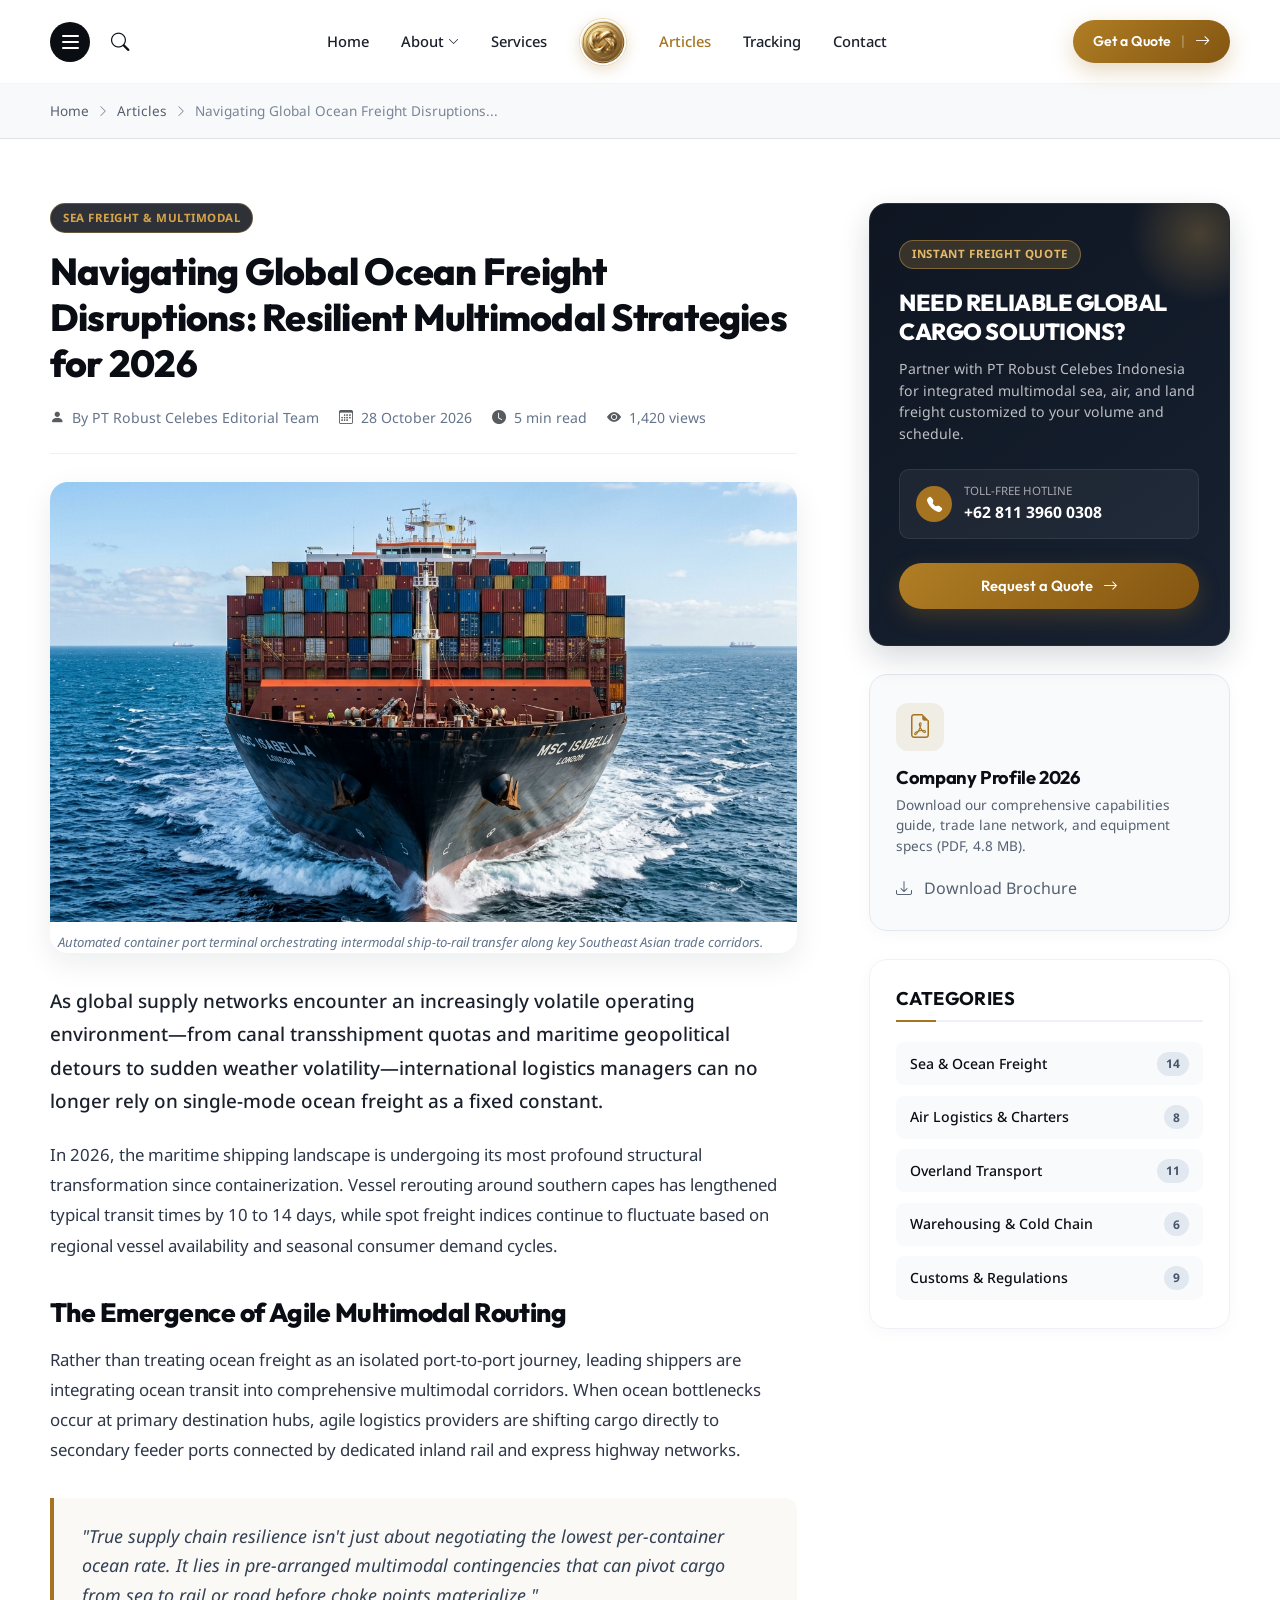
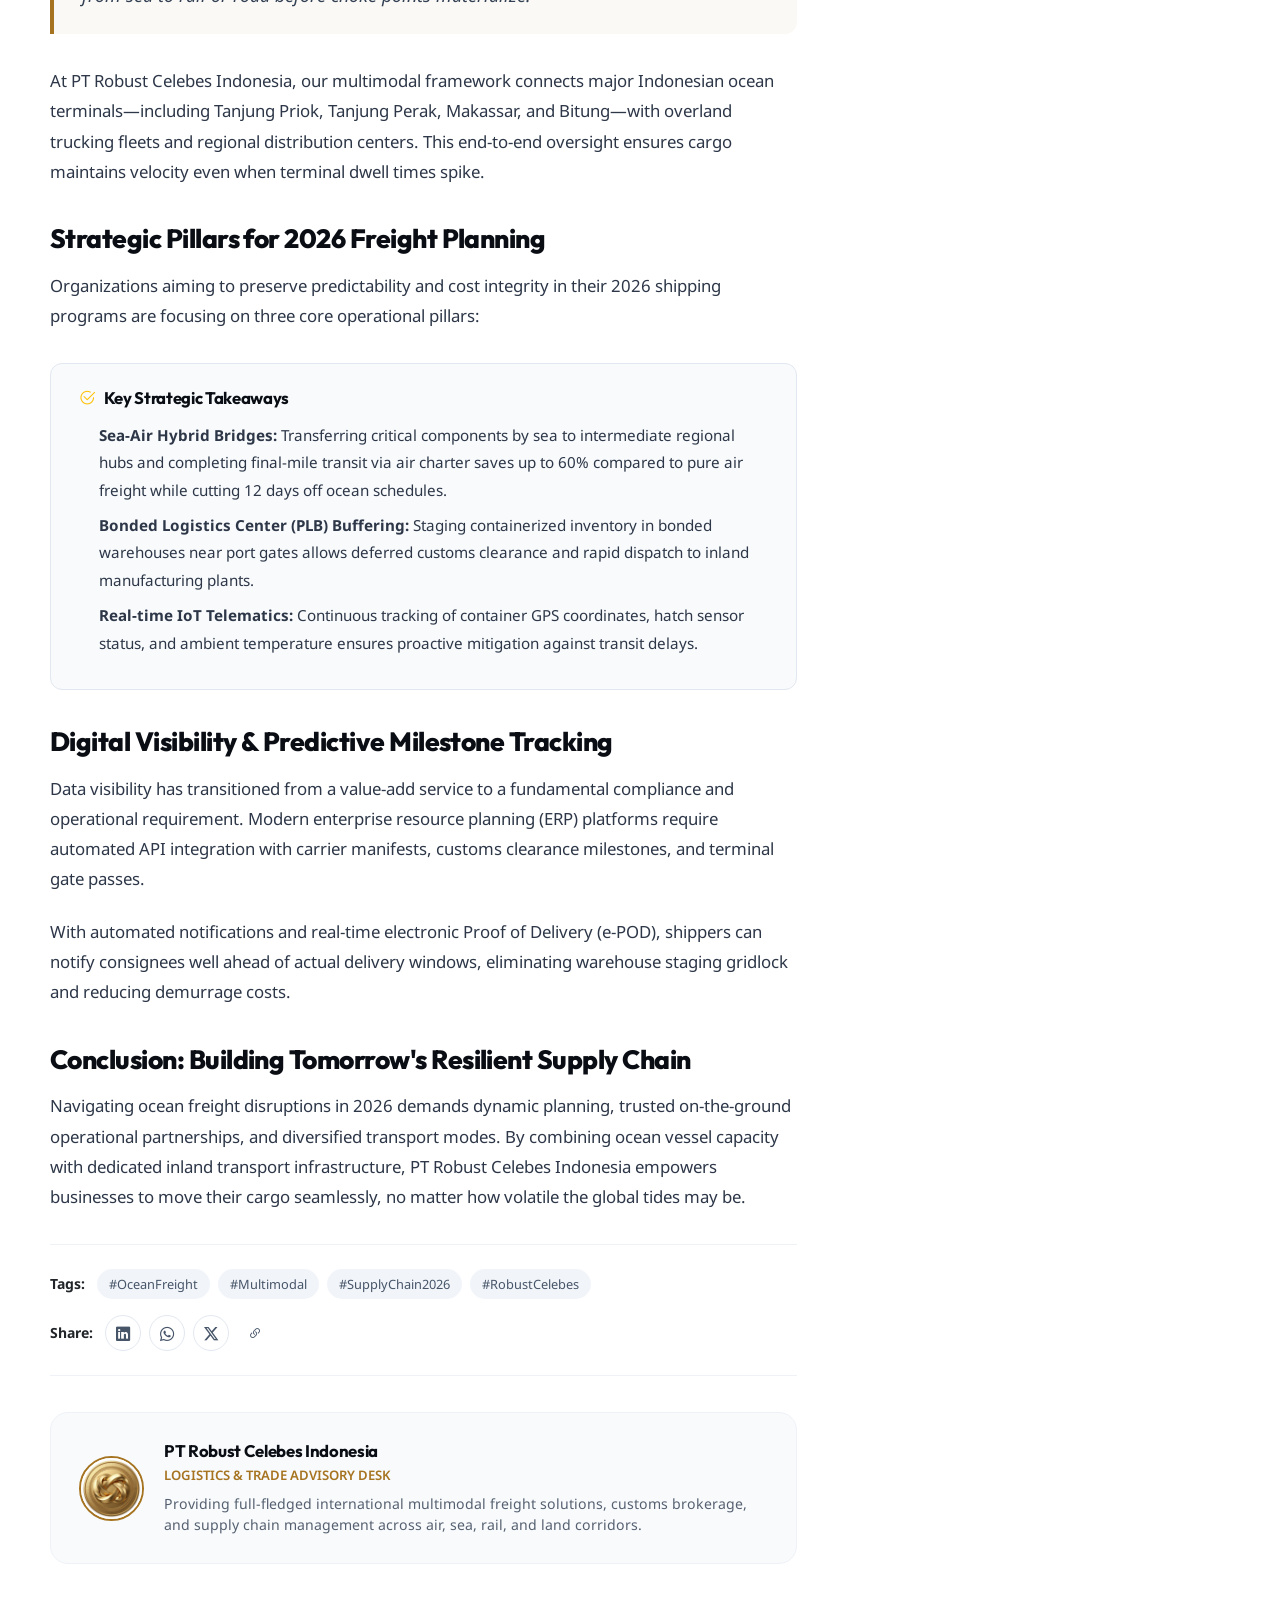
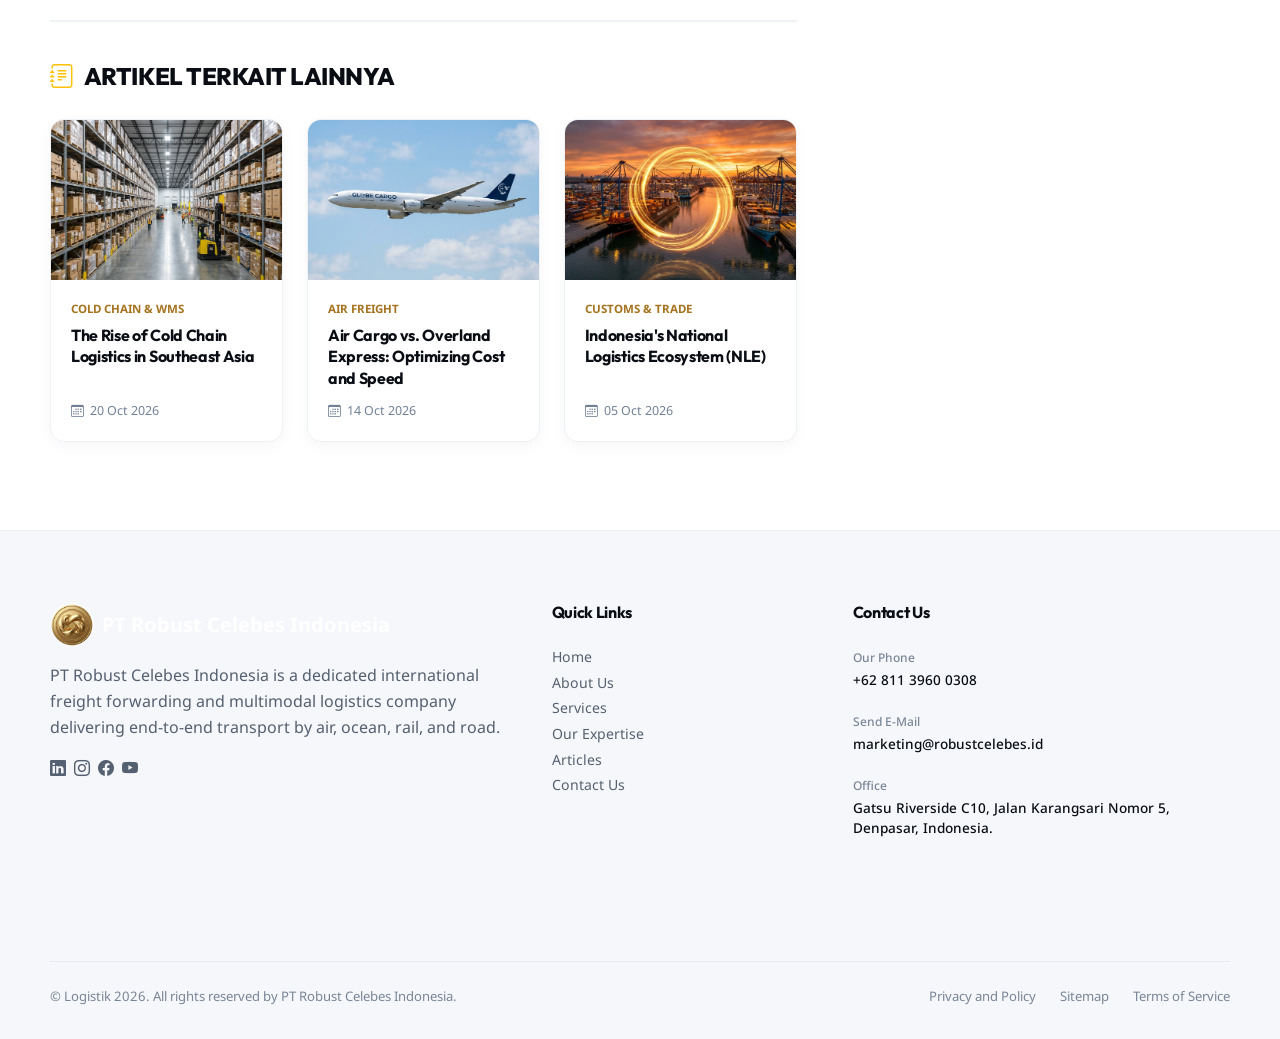
<file: detail-article.html>
<!DOCTYPE html>
<html lang="id">
<head>
  <meta charset="UTF-8">
  <meta name="viewport" content="width=device-width, initial-scale=1.0">
  <title>Navigating Global Ocean Freight Disruptions in 2026 - PT Robust Celebes Indonesia</title>
  <meta name="description" content="Discover how integrated sea-rail-road networks and dynamic port scheduling help international shippers mitigate maritime bottlenecks and container volatility.">
  
  <!-- Favicon -->
  <link rel="icon" type="image/jpeg" href="assets/images/logo-emblem.jpg">

  <!-- Google Fonts: Outfit (Headings) & Noto Sans (Body/Other) -->
  <link rel="preconnect" href="https://fonts.googleapis.com">
  <link rel="preconnect" href="https://fonts.gstatic.com" crossorigin>
  <link href="https://fonts.googleapis.com/css2?family=Noto+Sans:ital,wght@0,300;0,400;0,500;0,600;0,700;1,400&family=Outfit:wght@400;500;600;700;800;900&display=swap" rel="stylesheet">

  <!-- Bootstrap 5 CSS -->
  <link rel="stylesheet" href="assets/css/bootstrap.min.css">
  <link rel="stylesheet" href="assets/css/bootstrap-icons.min.css">

  <!-- Owl Carousel 2 CSS -->
  <link rel="stylesheet" href="assets/css/owl.carousel.min.css">
  <link rel="stylesheet" href="assets/css/owl.theme.default.min.css">

  <!-- Custom Main CSS -->
  <link rel="stylesheet" href="assets/css/main.css">
</head>
<body>

  <!-- ======================================================================
       01. HEADER / NAVIGATION BAR
       ====================================================================== -->
  <header class="rb-header sticky-top">
    <div class="rb-container">
      <div class="rb-header-inner">
        
        <!-- Left Utility Controls: Hamburger & Search -->
        <div class="rb-nav-left-actions">
          <button class="rb-btn-menu-icon" type="button" data-bs-toggle="offcanvas" data-bs-target="#rbMobileMenu" aria-controls="rbMobileMenu" aria-label="Toggle navigation menu">
            <span></span>
            <span></span>
            <span></span>
          </button>
          <button class="rb-btn-search-icon" type="button" data-bs-toggle="modal" data-bs-target="#rbSearchModal" aria-label="Search">
            <i class="bi bi-search"></i>
          </button>
        </div>

        <!-- Center Centered Navigation with Center Logo Emblem -->
        <nav class="rb-nav-menu-wrapper d-none d-lg-flex" aria-label="Main Navigation">
          <!-- Left Links Group -->
          <ul class="rb-nav-links-group">
            <li><a href="index.html" class="rb-nav-link">Home</a></li>
            <li class="rb-nav-dropdown">
              <a href="about.html" class="rb-nav-link">
                About <i class="bi bi-chevron-down ms-1" style="font-size: 0.7rem;"></i>
              </a>
              <div class="rb-nav-dropdown-menu">
                <a href="about.html#company-profile" class="rb-dropdown-item">Company Profile</a>
                <a href="about.html#vision-mission" class="rb-dropdown-item">Vision &amp; Mission</a>
                <a href="about.html#core-values" class="rb-dropdown-item">Core Values</a>
                <a href="expertise.html" class="rb-dropdown-item">Our Expertise</a>
              </div>
            </li>
            <li><a href="our-services.html" class="rb-nav-link">Services</a></li>
          </ul>

          <!-- Center Emblem Logo -->
          <a href="index.html" class="rb-brand-emblem-link" aria-label="PT Robust Celebes Indonesia">
            <img src="assets/images/logo-emblem.jpg" alt="Robust Logo Emblem" class="rb-brand-emblem">
          </a>

          <!-- Right Links Group -->
          <ul class="rb-nav-links-group">
            <li><a href="articles.html" class="rb-nav-link active">Articles</a></li>
            <li><a href="index.html#tracking" class="rb-nav-link">Tracking</a></li>
            <li><a href="contact-us.html" class="rb-nav-link">Contact</a></li>
          </ul>
        </nav>

        <!-- Right Action Button: Get a Quote -->
        <div class="rb-nav-right-actions">
          <a href="#quote" class="rb-btn-quote" data-bs-toggle="modal" data-bs-target="#rbQuoteModal">
            <span>Get a Quote</span>
            <span class="rb-btn-sep">|</span>
            <i class="bi bi-arrow-right rb-btn-icon"></i>
          </a>
        </div>

      </div>
    </div>
  </header>

  <!-- ======================================================================
       02. BREADCRUMB STRIP
       ====================================================================== -->
  <div class="bg-light py-3 border-bottom">
    <div class="rb-container">
      <div class="rb-articles-breadcrumb m-0">
        <a href="index.html">Home</a>
        <i class="bi bi-chevron-right" style="font-size: 0.75rem;"></i>
        <a href="articles.html">Articles</a>
        <i class="bi bi-chevron-right" style="font-size: 0.75rem;"></i>
        <span class="text-truncate" style="max-width: 320px;">Navigating Global Ocean Freight Disruptions...</span>
      </div>
    </div>
  </div>

  <!-- ======================================================================
       03. MAIN ARTICLE DETAIL SECTION: 8 COLUMNS + 4 COLUMNS BANNER
       ====================================================================== -->
  <section class="rb-articles-section">
    <div class="rb-container">
      <div class="row g-5">
        
        <!-- ================================================================
             LEFT: 8 COLUMNS FULL ARTICLE CONTENT + RELATED ARTICLES
             ================================================================ -->
        <div class="col-lg-8 col-12">
          <div class="rb-article-detail-wrap">
            
            <!-- Category & Title -->
            <div class="mb-3">
              <span class="rb-article-card-category-badge position-static d-inline-block">Sea Freight &amp; Multimodal</span>
            </div>

            <h1 class="rb-article-detail-title">
              Navigating Global Ocean Freight Disruptions: Resilient Multimodal Strategies for 2026
            </h1>

            <!-- Article Metadata -->
            <div class="rb-article-detail-meta">
              <span><i class="bi bi-person-fill text-muted me-1"></i> By PT Robust Celebes Editorial Team</span>
              <span><i class="bi bi-calendar3 text-muted me-1"></i> 28 October 2026</span>
              <span><i class="bi bi-clock-fill text-muted me-1"></i> 5 min read</span>
              <span><i class="bi bi-eye-fill text-muted me-1"></i> 1,420 views</span>
            </div>

            <!-- Featured Image -->
            <div class="rb-article-featured-img-wrap">
              <img src="assets/images/service-sea.jpg" alt="Ocean Container Vessel and Port Terminal Operations">
              <span class="rb-article-img-caption">
                Automated container port terminal orchestrating intermodal ship-to-rail transfer along key Southeast Asian trade corridors.
              </span>
            </div>

            <!-- Article Body Content -->
            <div class="rb-article-body-content">
              
              <p class="rb-article-lead-p">
                As global supply networks encounter an increasingly volatile operating environment—from canal transshipment quotas and maritime geopolitical detours to sudden weather volatility—international logistics managers can no longer rely on single-mode ocean freight as a fixed constant.
              </p>

              <p>
                In 2026, the maritime shipping landscape is undergoing its most profound structural transformation since containerization. Vessel rerouting around southern capes has lengthened typical transit times by 10 to 14 days, while spot freight indices continue to fluctuate based on regional vessel availability and seasonal consumer demand cycles.
              </p>

              <h2>The Emergence of Agile Multimodal Routing</h2>
              <p>
                Rather than treating ocean freight as an isolated port-to-port journey, leading shippers are integrating ocean transit into comprehensive multimodal corridors. When ocean bottlenecks occur at primary destination hubs, agile logistics providers are shifting cargo directly to secondary feeder ports connected by dedicated inland rail and express highway networks.
              </p>

              <!-- Editorial Quote Callout -->
              <blockquote class="rb-article-blockquote">
                "True supply chain resilience isn't just about negotiating the lowest per-container ocean rate. It lies in pre-arranged multimodal contingencies that can pivot cargo from sea to rail or road before choke points materialize."
              </blockquote>

              <p>
                At PT Robust Celebes Indonesia, our multimodal framework connects major Indonesian ocean terminals—including Tanjung Priok, Tanjung Perak, Makassar, and Bitung—with overland trucking fleets and regional distribution centers. This end-to-end oversight ensures cargo maintains velocity even when terminal dwell times spike.
              </p>

              <h2>Strategic Pillars for 2026 Freight Planning</h2>
              <p>
                Organizations aiming to preserve predictability and cost integrity in their 2026 shipping programs are focusing on three core operational pillars:
              </p>

              <!-- Key Takeaways Box -->
              <div class="rb-article-key-takeaways">
                <h4><i class="bi bi-check2-circle text-warning"></i> Key Strategic Takeaways</h4>
                <ul>
                  <li><strong>Sea-Air Hybrid Bridges:</strong> Transferring critical components by sea to intermediate regional hubs and completing final-mile transit via air charter saves up to 60% compared to pure air freight while cutting 12 days off ocean schedules.</li>
                  <li><strong>Bonded Logistics Center (PLB) Buffering:</strong> Staging containerized inventory in bonded warehouses near port gates allows deferred customs clearance and rapid dispatch to inland manufacturing plants.</li>
                  <li><strong>Real-time IoT Telematics:</strong> Continuous tracking of container GPS coordinates, hatch sensor status, and ambient temperature ensures proactive mitigation against transit delays.</li>
                </ul>
              </div>

              <h2>Digital Visibility &amp; Predictive Milestone Tracking</h2>
              <p>
                Data visibility has transitioned from a value-add service to a fundamental compliance and operational requirement. Modern enterprise resource planning (ERP) platforms require automated API integration with carrier manifests, customs clearance milestones, and terminal gate passes.
              </p>
              <p>
                With automated notifications and real-time electronic Proof of Delivery (e-POD), shippers can notify consignees well ahead of actual delivery windows, eliminating warehouse staging gridlock and reducing demurrage costs.
              </p>

              <h2>Conclusion: Building Tomorrow's Resilient Supply Chain</h2>
              <p>
                Navigating ocean freight disruptions in 2026 demands dynamic planning, trusted on-the-ground operational partnerships, and diversified transport modes. By combining ocean vessel capacity with dedicated inland transport infrastructure, PT Robust Celebes Indonesia empowers businesses to move their cargo seamlessly, no matter how volatile the global tides may be.
              </p>

            </div>

            <!-- Article Tags & Social Share -->
            <div class="rb-article-tags-share">
              <div class="rb-article-tags">
                <span class="fw-bold me-1 text-dark small">Tags:</span>
                <a href="articles.html" class="rb-tag-pill">#OceanFreight</a>
                <a href="articles.html" class="rb-tag-pill">#Multimodal</a>
                <a href="articles.html" class="rb-tag-pill">#SupplyChain2026</a>
                <a href="articles.html" class="rb-tag-pill">#RobustCelebes</a>
              </div>

              <div class="rb-article-share-group">
                <span class="fw-bold me-1 text-dark small">Share:</span>
                <a href="https://www.linkedin.com" target="_blank" class="rb-share-btn" aria-label="Share on LinkedIn"><i class="bi bi-linkedin"></i></a>
                <a href="https://api.whatsapp.com" target="_blank" class="rb-share-btn" aria-label="Share on WhatsApp"><i class="bi bi-whatsapp"></i></a>
                <a href="https://twitter.com" target="_blank" class="rb-share-btn" aria-label="Share on Twitter"><i class="bi bi-twitter-x"></i></a>
                <button type="button" class="rb-share-btn border-0" onclick="navigator.clipboard.writeText(window.location.href); alert('Link copied to clipboard!');" aria-label="Copy link">
                  <i class="bi bi-link-45deg"></i>
                </button>
              </div>
            </div>

            <!-- Author Box -->
            <div class="rb-author-box">
              <img src="assets/images/logo-emblem.jpg" alt="Robust Logo Emblem" class="rb-author-avatar">
              <div>
                <h4 class="rb-author-name">PT Robust Celebes Indonesia</h4>
                <span class="rb-author-role">Logistics &amp; Trade Advisory Desk</span>
                <p class="rb-author-desc">
                  Providing full-fledged international multimodal freight solutions, customs brokerage, and supply chain management across air, sea, rail, and land corridors.
                </p>
              </div>
            </div>

            <!-- ============================================================
                 DAFTAR ARTIKEL LAINNYA DI BAWAH ARTIKEL (Related Articles)
                 ============================================================ -->
            <div class="rb-related-articles-section">
              <h3 class="rb-related-section-title">
                <i class="bi bi-journal-text text-warning"></i>
                <span>Artikel Terkait Lainnya</span>
              </h3>

              <div class="row g-4">
                
                <!-- Related Card 1 -->
                <div class="col-md-4 col-sm-6 col-12">
                  <div class="rb-related-card">
                    <img src="assets/images/service-warehouse.jpg" alt="Cold Chain Logistics" class="rb-related-card-img">
                    <div class="rb-related-card-body">
                      <span class="rb-related-card-category">Cold Chain &amp; WMS</span>
                      <h4 class="rb-related-card-title">
                        <a href="detail-article.html">The Rise of Cold Chain Logistics in Southeast Asia</a>
                      </h4>
                      <span class="rb-related-card-meta"><i class="bi bi-calendar3 me-1"></i> 20 Oct 2026</span>
                    </div>
                  </div>
                </div>

                <!-- Related Card 2 -->
                <div class="col-md-4 col-sm-6 col-12">
                  <div class="rb-related-card">
                    <img src="assets/images/service-air.jpg" alt="Air Cargo vs Overland Express" class="rb-related-card-img">
                    <div class="rb-related-card-body">
                      <span class="rb-related-card-category">Air Freight</span>
                      <h4 class="rb-related-card-title">
                        <a href="detail-article.html">Air Cargo vs. Overland Express: Optimizing Cost and Speed</a>
                      </h4>
                      <span class="rb-related-card-meta"><i class="bi bi-calendar3 me-1"></i> 14 Oct 2026</span>
                    </div>
                  </div>
                </div>

                <!-- Related Card 3 -->
                <div class="col-md-4 col-sm-6 col-12">
                  <div class="rb-related-card">
                    <img src="assets/images/about-port.jpg" alt="Indonesia National Logistics Ecosystem" class="rb-related-card-img">
                    <div class="rb-related-card-body">
                      <span class="rb-related-card-category">Customs &amp; Trade</span>
                      <h4 class="rb-related-card-title">
                        <a href="detail-article.html">Indonesia's National Logistics Ecosystem (NLE)</a>
                      </h4>
                      <span class="rb-related-card-meta"><i class="bi bi-calendar3 me-1"></i> 05 Oct 2026</span>
                    </div>
                  </div>
                </div>

              </div>
            </div>

          </div>
        </div>

        <!-- ================================================================
             RIGHT: 4 COLUMNS BANNER & SIDEBAR WIDGETS (Matching Articles)
             ================================================================ -->
        <div class="col-lg-4 col-12">
          <aside class="rb-articles-sidebar">
            
            <!-- Banner 1: Promotional Freight Quote CTA Banner -->
            <div class="rb-sidebar-banner-cta">
              <span class="rb-banner-badge">Instant Freight Quote</span>
              <h3 class="rb-banner-title">Need Reliable Global Cargo Solutions?</h3>
              <p class="rb-banner-desc">
                Partner with PT Robust Celebes Indonesia for integrated multimodal sea, air, and land freight customized to your volume and schedule.
              </p>

              <div class="rb-banner-phone">
                <div class="rb-banner-phone-icon">
                  <i class="bi bi-telephone-fill"></i>
                </div>
                <div>
                  <span class="rb-banner-phone-label">Toll-Free Hotline</span>
                  <a href="tel:+6281139600308" class="rb-banner-phone-num">+62 811 3960 0308</a>
                </div>
              </div>

              <a href="#quote" class="rb-btn-primary w-100 text-center" data-bs-toggle="modal" data-bs-target="#rbQuoteModal">
                <span>Request a Quote</span>
                <i class="bi bi-arrow-right"></i>
              </a>
            </div>

            <!-- Banner 2: Company Brochure Download -->
            <div class="rb-sidebar-banner-download">
              <div class="rb-banner-doc-icon">
                <i class="bi bi-file-earmark-pdf"></i>
              </div>
              <h4 class="rb-banner-doc-title">Company Profile 2026</h4>
              <p class="rb-banner-doc-desc">
                Download our comprehensive capabilities guide, trade lane network, and equipment specs (PDF, 4.8 MB).
              </p>
              <a href="contact-us.html" class="rb-btn-outline-gold w-100 text-center">
                <i class="bi bi-download me-2"></i>
                <span>Download Brochure</span>
              </a>
            </div>

            <!-- Widget 3: Popular Categories -->
            <div class="rb-sidebar-categories-widget">
              <h4 class="rb-widget-title">Categories</h4>
              <ul class="rb-category-list">
                <li>
                  <a href="articles.html" class="rb-category-link">
                    <span>Sea &amp; Ocean Freight</span>
                    <span class="rb-category-count">14</span>
                  </a>
                </li>
                <li>
                  <a href="articles.html" class="rb-category-link">
                    <span>Air Logistics &amp; Charters</span>
                    <span class="rb-category-count">8</span>
                  </a>
                </li>
                <li>
                  <a href="articles.html" class="rb-category-link">
                    <span>Overland Transport</span>
                    <span class="rb-category-count">11</span>
                  </a>
                </li>
                <li>
                  <a href="articles.html" class="rb-category-link">
                    <span>Warehousing &amp; Cold Chain</span>
                    <span class="rb-category-count">6</span>
                  </a>
                </li>
                <li>
                  <a href="articles.html" class="rb-category-link">
                    <span>Customs &amp; Regulations</span>
                    <span class="rb-category-count">9</span>
                  </a>
                </li>
              </ul>
            </div>

          </aside>
        </div>

      </div>
    </div>
  </section>

  <!-- ======================================================================
       04. FOOTER
       ====================================================================== -->
  <footer class="rb-footer">
    <div class="rb-container">
      <div class="row g-4 pb-5">
        
        <!-- Column 1: Company Info -->
        <div class="col-lg-5 col-md-12 col-12">
          <div class="rb-footer-brand-wrap">
            <a href="index.html" class="d-inline-flex align-items-center gap-2 mb-3 text-decoration-none">
              <img src="assets/images/logo-emblem.jpg" alt="Robust Logo" style="width: 44px; height: 44px; border-radius: 50%;">
              <span class="fw-bold fs-5 text-white">PT Robust Celebes Indonesia</span>
            </a>
            <p class="rb-footer-company-desc">
              PT Robust Celebes Indonesia is a dedicated international freight forwarding and multimodal logistics company delivering end-to-end transport by air, ocean, rail, and road.
            </p>
            <div class="rb-footer-socials">
              <a href="#" class="rb-social-icon" aria-label="LinkedIn"><i class="bi bi-linkedin"></i></a>
              <a href="#" class="rb-social-icon" aria-label="Instagram"><i class="bi bi-instagram"></i></a>
              <a href="#" class="rb-social-icon" aria-label="Facebook"><i class="bi bi-facebook"></i></a>
              <a href="#" class="rb-social-icon" aria-label="YouTube"><i class="bi bi-youtube"></i></a>
            </div>
          </div>
        </div>

        <!-- Column 2: Navigation Links -->
        <div class="col-lg-3 col-md-6 col-12">
          <h4 class="rb-footer-col-title">Quick Links</h4>
          <ul class="rb-footer-links">
            <li><a href="index.html" class="rb-footer-link"><span>Home</span></a></li>
            <li><a href="about.html" class="rb-footer-link"><span>About Us</span></a></li>
            <li><a href="our-services.html" class="rb-footer-link"><span>Services</span></a></li>
            <li><a href="expertise.html" class="rb-footer-link"><span>Our Expertise</span></a></li>
            <li><a href="articles.html" class="rb-footer-link"><span>Articles</span></a></li>
            <li><a href="contact-us.html" class="rb-footer-link"><span>Contact Us</span></a></li>
          </ul>
        </div>

        <!-- Column 3: Contact Details -->
        <div class="col-lg-4 col-md-6 col-12">
          <h4 class="rb-footer-col-title">Contact Us</h4>
          
          <div class="rb-footer-contact-item">
            <span class="rb-footer-contact-label">Our Phone</span>
            <a href="tel:+6281139600308" class="rb-footer-contact-val">+62 811 3960 0308</a>
          </div>

          <div class="rb-footer-contact-item">
            <span class="rb-footer-contact-label">Send E-Mail</span>
            <a href="mailto:marketing@robustcelebes.id" class="rb-footer-contact-val">marketing@robustcelebes.id</a>
          </div>

          <div class="rb-footer-contact-item">
            <span class="rb-footer-contact-label">Office</span>
            <span class="rb-footer-contact-val">
              Gatsu Riverside C10, Jalan Karangsari Nomor 5, Denpasar, Indonesia.
            </span>
          </div>
        </div>

      </div>

      <!-- Footer Bottom Copyright & Legal Links -->
      <div class="rb-footer-bottom">
        <p class="rb-copyright-text">
          &copy; Logistik 2026. All rights reserved by PT Robust Celebes Indonesia.
        </p>
        <div class="rb-footer-legal-links">
          <a href="#" class="rb-legal-link">Privacy and Policy</a>
          <a href="#" class="rb-legal-link">Sitemap</a>
          <a href="#" class="rb-legal-link">Terms of Service</a>
        </div>
      </div>

    </div>
  </footer>

  <!-- ======================================================================
       05. MODAL: GET A QUOTE
       ====================================================================== -->
  <div class="modal fade" id="rbQuoteModal" tabindex="-1" aria-labelledby="rbQuoteModalLabel" aria-hidden="true">
    <div class="modal-dialog modal-dialog-centered">
      <div class="modal-content rb-modal-box">
        <div class="modal-header rb-modal-header">
          <h5 class="modal-title rb-modal-title" id="rbQuoteModalLabel">Request Freight Quote</h5>
          <button type="button" class="btn-close" data-bs-dismiss="modal" aria-label="Close"></button>
        </div>
        <div class="modal-body p-4">
          <form id="rbQuoteForm">
            <div class="mb-3">
              <label for="quoteName" class="form-label rb-form-label">Full Name</label>
              <input type="text" class="form-control rb-form-control" id="quoteName" placeholder="Enter your full name" required>
            </div>
            <div class="mb-3">
              <label for="quoteEmail" class="form-label rb-form-label">Email Address</label>
              <input type="email" class="form-control rb-form-control" id="quoteEmail" placeholder="name@company.com" required>
            </div>
            <div class="row g-2 mb-3">
              <div class="col-6">
                <label for="quoteService" class="form-label rb-form-label">Service Type</label>
                <select class="form-select rb-form-control" id="quoteService">
                  <option value="sea">Sea Freight</option>
                  <option value="air">Air Freight</option>
                  <option value="land">Overland Transport</option>
                  <option value="warehouse">Warehousing</option>
                </select>
              </div>
              <div class="col-6">
                <label for="quoteWeight" class="form-label rb-form-label">Est. Weight / Vol</label>
                <input type="text" class="form-control rb-form-control" id="quoteWeight" placeholder="e.g. 5 Tons / 20 CBM">
              </div>
            </div>
            <div class="row g-2 mb-3">
              <div class="col-6">
                <label for="quoteOrigin" class="form-label rb-form-label">Origin</label>
                <input type="text" class="form-control rb-form-control" id="quoteOrigin" placeholder="City / Port">
              </div>
              <div class="col-6">
                <label for="quoteDest" class="form-label rb-form-label">Destination</label>
                <input type="text" class="form-control rb-form-control" id="quoteDest" placeholder="City / Port">
              </div>
            </div>
            <div class="mb-4">
              <label for="quoteNotes" class="form-label rb-form-label">Shipment Details</label>
              <textarea class="form-control rb-form-control" id="quoteNotes" rows="3" placeholder="Commodity type, timeline, special requirements..."></textarea>
            </div>
            <button type="submit" class="rb-btn-primary w-100">
              <span>Submit Request</span>
              <i class="bi bi-arrow-right"></i>
            </button>
          </form>
        </div>
      </div>
    </div>
  </div>

  <!-- ======================================================================
       06. MODAL: SEARCH
       ====================================================================== -->
  <div class="modal fade" id="rbSearchModal" tabindex="-1" aria-labelledby="rbSearchModalLabel" aria-hidden="true">
    <div class="modal-dialog modal-dialog-centered">
      <div class="modal-content rb-modal-box">
        <div class="modal-body p-4">
          <div class="d-flex justify-content-between align-items-center mb-3">
            <h5 class="modal-title rb-modal-title" id="rbSearchModalLabel">Search Cargo &amp; Tracking</h5>
            <button type="button" class="btn-close" data-bs-dismiss="modal" aria-label="Close"></button>
          </div>
          <div class="input-group">
            <input type="text" class="form-control rb-form-control" placeholder="Enter B/L number, container ID or keyword...">
            <button class="rb-btn-primary" type="button">
              <i class="bi bi-search"></i>
            </button>
          </div>
        </div>
      </div>
    </div>
  </div>

  <!-- ======================================================================
       07. OFFCANVAS MOBILE NAVIGATION MENU
       ====================================================================== -->
  <div class="offcanvas offcanvas-start rb-offcanvas" tabindex="-1" id="rbMobileMenu" aria-labelledby="rbMobileMenuLabel">
    <div class="rb-offcanvas-header">
      <div class="d-flex align-items-center gap-2">
        <img src="assets/images/logo-emblem.jpg" alt="Robust Logo" style="width: 32px; height: 32px; border-radius: 50%;">
        <span class="fw-bold fs-6 text-dark" id="rbMobileMenuLabel">PT Robust Celebes</span>
      </div>
      <button type="button" class="btn-close" data-bs-dismiss="offcanvas" aria-label="Close"></button>
    </div>
    <div class="rb-offcanvas-menu">
      <a href="index.html" class="rb-offcanvas-link">Home</a>
      <a href="about.html" class="rb-offcanvas-link">About Us</a>
      <a href="our-services.html" class="rb-offcanvas-link">Logistics Solutions</a>
      <a href="articles.html" class="rb-offcanvas-link active">Articles</a>
      <a href="index.html#tracking" class="rb-offcanvas-link">Tracking</a>
      <a href="contact-us.html" class="rb-offcanvas-link">Contact Us</a>

      <div class="mt-4 pt-3">
        <a href="#quote" class="rb-btn-primary w-100 text-center" data-bs-toggle="modal" data-bs-target="#rbQuoteModal">
          <span>Get a Quote</span>
          <i class="bi bi-arrow-right"></i>
        </a>
      </div>

      <div class="mt-4 pt-2">
        <span class="d-block text-muted small mb-1">Call Us (Toll free)</span>
        <a href="tel:+6281139600308" class="fw-bold text-dark fs-6">+62 811 3960 0308</a>
      </div>
    </div>
  </div>

  <!-- jQuery (Required for Owl Carousel) -->
  <script src="assets/js/jquery.min.js"></script>

  <!-- Owl Carousel 2 JS -->
  <script src="assets/js/owl.carousel.min.js"></script>

  <!-- Bootstrap 5 Bundle JS -->
  <script src="assets/js/bootstrap.bundle.min.js"></script>

  <!-- Custom Main JS -->
  <script src="assets/js/main.js"></script>
</body>
</html>
</file>
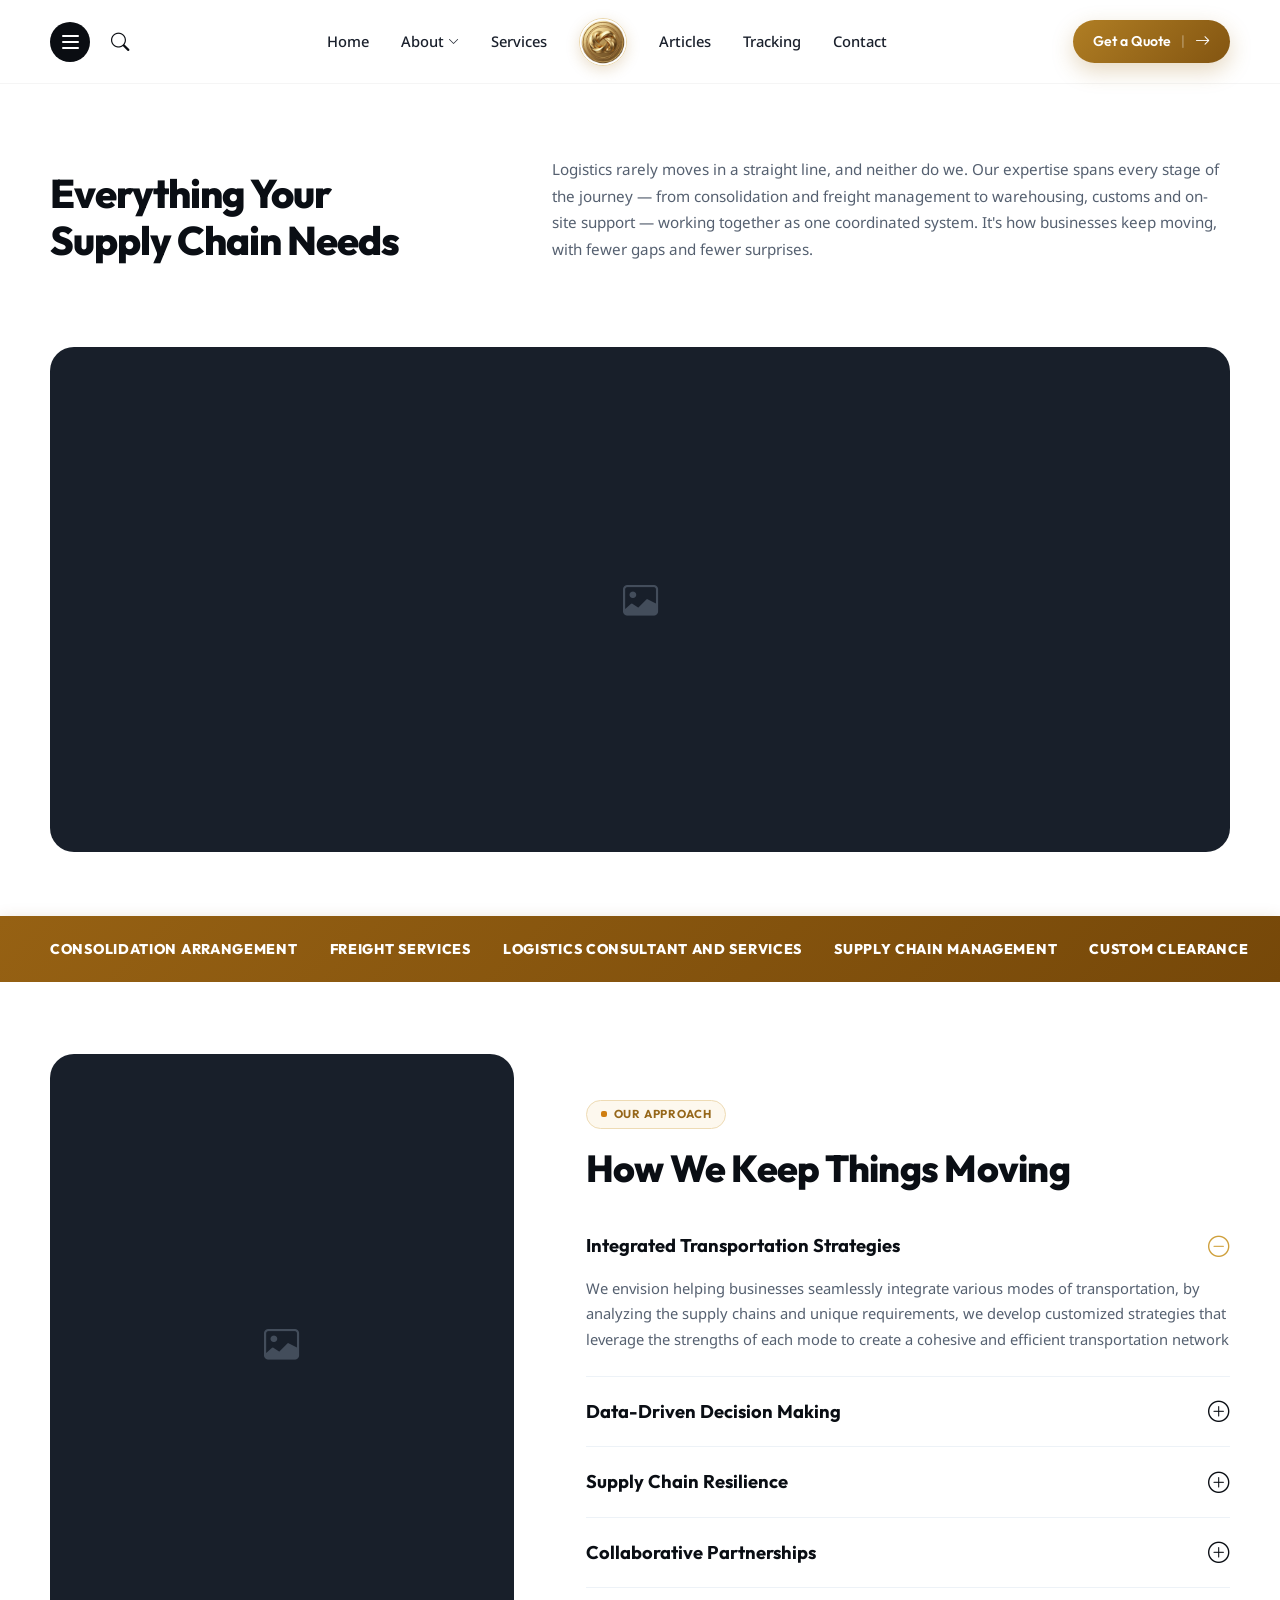
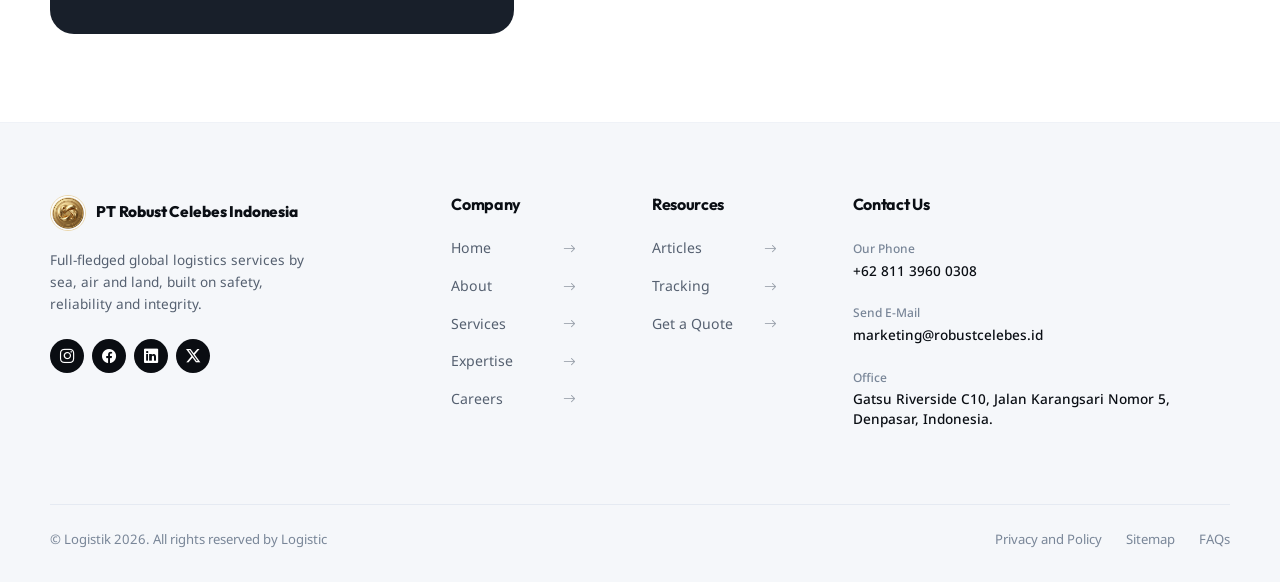
<file: expertise.html>
<!DOCTYPE html>
<html lang="id">
<head>
  <meta charset="UTF-8">
  <meta name="viewport" content="width=device-width, initial-scale=1.0">
  <title>Our Expertise - PT Robust Celebes Indonesia</title>
  <meta name="description" content="Discover our logistics expertise: consolidation arrangement, freight services, supply chain management, and integrated transportation strategies.">
  
  <!-- Favicon -->
  <link rel="icon" type="image/jpeg" href="assets/images/logo-emblem.jpg">

  <!-- Google Fonts: Outfit (Headings) & Noto Sans (Body/Other) -->
  <link rel="preconnect" href="https://fonts.googleapis.com">
  <link rel="preconnect" href="https://fonts.gstatic.com" crossorigin>
  <link href="https://fonts.googleapis.com/css2?family=Noto+Sans:ital,wght@0,300;0,400;0,500;0,600;0,700;1,400&family=Outfit:wght@400;500;600;700;800;900&display=swap" rel="stylesheet">

  <!-- Bootstrap 5 CSS -->
  <link rel="stylesheet" href="assets/css/bootstrap.min.css">
  <link rel="stylesheet" href="assets/css/bootstrap-icons.min.css">

  <!-- Owl Carousel 2 CSS -->
  <link rel="stylesheet" href="assets/css/owl.carousel.min.css">
  <link rel="stylesheet" href="assets/css/owl.theme.default.min.css">

  <!-- Custom Main CSS -->
  <link rel="stylesheet" href="assets/css/main.css">
</head>
<body>

  <!-- ======================================================================
       01. HEADER / NAVIGATION BAR
       ====================================================================== -->
  <header class="rb-header sticky-top">
    <div class="rb-container">
      <div class="rb-header-inner">
        
        <!-- Left Utility Controls: Hamburger & Search -->
        <div class="rb-nav-left-actions">
          <button class="rb-btn-menu-icon" type="button" data-bs-toggle="offcanvas" data-bs-target="#rbMobileMenu" aria-controls="rbMobileMenu" aria-label="Toggle navigation menu">
            <span></span>
            <span></span>
            <span></span>
          </button>
          <button class="rb-btn-search-icon" type="button" data-bs-toggle="modal" data-bs-target="#rbSearchModal" aria-label="Search">
            <i class="bi bi-search"></i>
          </button>
        </div>

        <!-- Center Centered Navigation with Center Logo Emblem -->
        <nav class="rb-nav-menu-wrapper d-none d-lg-flex" aria-label="Main Navigation">
          <!-- Left Links Group -->
          <ul class="rb-nav-links-group">
            <li><a href="index.html" class="rb-nav-link">Home</a></li>
            <li class="rb-nav-dropdown">
              <a href="about.html" class="rb-nav-link">
                About <i class="bi bi-chevron-down ms-1" style="font-size: 0.7rem;"></i>
              </a>
              <div class="rb-nav-dropdown-menu">
                <a href="about.html#company-profile" class="rb-dropdown-item">Company Profile</a>
                <a href="about.html#vision-mission" class="rb-dropdown-item">Vision &amp; Mission</a>
                <a href="about.html#core-values" class="rb-dropdown-item">Core Values</a>
                <a href="expertise.html" class="rb-dropdown-item">Our Expertise</a>
              </div>
            </li>
            <li><a href="our-services.html" class="rb-nav-link">Services</a></li>
          </ul>

          <!-- Center Emblem Logo -->
          <a href="index.html" class="rb-brand-emblem-link" aria-label="PT Robust Celebes Indonesia">
            <img src="assets/images/logo-emblem.jpg" alt="Robust Logo Emblem" class="rb-brand-emblem">
          </a>

          <!-- Right Links Group -->
          <ul class="rb-nav-links-group">
            <li><a href="articles.html" class="rb-nav-link">Articles</a></li>
            <li><a href="index.html#tracking" class="rb-nav-link">Tracking</a></li>
            <li><a href="contact-us.html" class="rb-nav-link">Contact</a></li>
          </ul>
        </nav>

        <!-- Right Action Button: Get a Quote -->
        <div class="rb-nav-right-actions">
          <a href="#quote" class="rb-btn-quote" data-bs-toggle="modal" data-bs-target="#rbQuoteModal">
            <span>Get a Quote</span>
            <span class="rb-btn-sep">|</span>
            <i class="bi bi-arrow-right rb-btn-icon"></i>
          </a>
        </div>

      </div>
    </div>
  </header>

  <!-- ======================================================================
       02. TOP SECTION: EVERYTHING YOUR SUPPLY CHAIN NEEDS
       ====================================================================== -->
  <section class="rb-expertise-hero-section">
    <div class="rb-container">
      
      <!-- Header Row: Title & Narrative Paragraph -->
      <div class="row align-items-center g-4 mb-4 mb-lg-5">
        <div class="col-lg-5 col-12">
          <h1 class="rb-expertise-hero-title">
            Everything Your<br>Supply Chain Needs
          </h1>
        </div>
        <div class="col-lg-7 col-12">
          <p class="rb-expertise-hero-desc">
            Logistics rarely moves in a straight line, and neither do we. Our expertise spans every stage of the journey &mdash; from consolidation and freight management to warehousing, customs and on-site support &mdash; working together as one coordinated system. It's how businesses keep moving, with fewer gaps and fewer surprises.
          </p>
        </div>
      </div>

      <!-- Panoramic Dark Gray Placeholder Box (Design: Highway Freight Truck Vista) -->
      <div class="rb-image-placeholder rb-placeholder-expertise-panoramic" role="img" aria-label="Supply Chain Freight Panoramic Logistics Placeholder">
        <i class="bi bi-image"></i>
      </div>

    </div>
  </section>

  <!-- ======================================================================
       03. GOLD CAPABILITY STRIP
       ====================================================================== -->
  <section class="rb-capability-strip" aria-label="Logistics Core Capabilities">
    <div class="rb-container">
      <div class="rb-capability-strip-inner">
        <div class="rb-capability-item">Consolidation Arrangement</div>
        <div class="rb-capability-item">Freight Services</div>
        <div class="rb-capability-item">Logistics Consultant and Services</div>
        <div class="rb-capability-item">Supply Chain Management</div>
        <div class="rb-capability-item">Custom Clearance</div>
      </div>
    </div>
  </section>

  <!-- ======================================================================
       04. BOTTOM SECTION: HOW WE KEEP THINGS MOVING
       ====================================================================== -->
  <section class="rb-approach-section">
    <div class="rb-container">
      <div class="row align-items-center g-4 g-lg-5">
        
        <!-- Left Column: Portrait Dark Gray Placeholder Box (Design: Scania Freight Truck) -->
        <div class="col-lg-5 col-12">
          <div class="rb-image-placeholder rb-placeholder-approach-truck" role="img" aria-label="Highway Transportation Truck Placeholder">
            <i class="bi bi-image"></i>
          </div>
        </div>

        <!-- Right Column: Approach Narrative & Interactive Accordion -->
        <div class="col-lg-7 col-12">
          <div class="rb-approach-content">
            
            <div class="rb-badge-tag mb-2">
              <span class="rb-badge-dot"></span>
              <span>Our Approach</span>
            </div>

            <h2 class="rb-approach-title">How We Keep Things Moving</h2>

            <!-- Interactive Accordion List -->
            <div class="rb-approach-accordion">
              
              <!-- Item 1 (Active by default per design) -->
              <div class="rb-approach-item active">
                <button type="button" class="rb-approach-header" aria-expanded="true">
                  <span class="rb-approach-header-text">Integrated Transportation Strategies</span>
                  <span class="rb-approach-icon">
                    <i class="bi bi-dash-circle"></i>
                  </span>
                </button>
                <div class="rb-approach-body d-block">
                  <p class="mb-0">
                    We envision helping businesses seamlessly integrate various modes of transportation, by analyzing the supply chains and unique requirements, we develop customized strategies that leverage the strengths of each mode to create a cohesive and efficient transportation network
                  </p>
                </div>
              </div>

              <!-- Item 2 -->
              <div class="rb-approach-item">
                <button type="button" class="rb-approach-header" aria-expanded="false">
                  <span class="rb-approach-header-text">Data-Driven Decision Making</span>
                  <span class="rb-approach-icon">
                    <i class="bi bi-plus-circle"></i>
                  </span>
                </button>
                <div class="rb-approach-body d-none">
                  <p class="mb-0">
                    Leveraging real-time telemetry, predictive analytics, and dynamic routing to enhance visibility, mitigate delays, and deliver data-backed logistics excellence across every transport milestone.
                  </p>
                </div>
              </div>

              <!-- Item 3 -->
              <div class="rb-approach-item">
                <button type="button" class="rb-approach-header" aria-expanded="false">
                  <span class="rb-approach-header-text">Supply Chain Resilience</span>
                  <span class="rb-approach-icon">
                    <i class="bi bi-plus-circle"></i>
                  </span>
                </button>
                <div class="rb-approach-body d-none">
                  <p class="mb-0">
                    Building multi-modal redundancy, agile contingency plans, and risk-management protocols to maintain continuous cargo flow even through unexpected market shifts or weather disruptions.
                  </p>
                </div>
              </div>

              <!-- Item 4 -->
              <div class="rb-approach-item">
                <button type="button" class="rb-approach-header" aria-expanded="false">
                  <span class="rb-approach-header-text">Collaborative Partnerships</span>
                  <span class="rb-approach-icon">
                    <i class="bi bi-plus-circle"></i>
                  </span>
                </button>
                <div class="rb-approach-body d-none">
                  <p class="mb-0">
                    Partnering closely with trusted port authorities, carriers, customs officials, and clients to foster long-term transparency, compliance, and synchronized supply chain operations.
                  </p>
                </div>
              </div>

            </div>

          </div>
        </div>

      </div>
    </div>
  </section>

  <!-- ======================================================================
       05. FOOTER SECTION
       ====================================================================== -->
  <footer class="rb-footer">
    <div class="rb-container">
      <div class="row g-4">
        
        <!-- Col 1: Brand Info -->
        <div class="col-lg-4 col-md-6 col-12">
          <div class="rb-footer-brand-header">
            <img src="assets/images/logo-emblem.jpg" alt="Robust Logo Emblem" class="rb-footer-emblem">
            <h4 class="rb-footer-brand-name">PT Robust Celebes Indonesia</h4>
          </div>
          <p class="rb-footer-desc">
            Full-fledged global logistics services by sea, air and land, built on safety, reliability and integrity.
          </p>
          <div class="rb-footer-socials">
            <a href="https://instagram.com" class="rb-social-btn" aria-label="Instagram" target="_blank" rel="noopener">
              <i class="bi bi-instagram"></i>
            </a>
            <a href="https://facebook.com" class="rb-social-btn" aria-label="Facebook" target="_blank" rel="noopener">
              <i class="bi bi-facebook"></i>
            </a>
            <a href="https://linkedin.com" class="rb-social-btn" aria-label="LinkedIn" target="_blank" rel="noopener">
              <i class="bi bi-linkedin"></i>
            </a>
            <a href="https://twitter.com" class="rb-social-btn" aria-label="Twitter / X" target="_blank" rel="noopener">
              <i class="bi bi-twitter-x"></i>
            </a>
          </div>
        </div>

        <!-- Col 2: Company Links -->
        <div class="col-lg-2 col-md-6 col-6">
          <h4 class="rb-footer-col-title">Company</h4>
          <ul class="rb-footer-links-list">
            <li>
              <a href="index.html" class="rb-footer-link">
                <span>Home</span>
                <i class="bi bi-arrow-right rb-footer-link-arrow"></i>
              </a>
            </li>
            <li>
              <a href="about.html" class="rb-footer-link">
                <span>About</span>
                <i class="bi bi-arrow-right rb-footer-link-arrow"></i>
              </a>
            </li>
            <li>
              <a href="our-services.html" class="rb-footer-link">
                <span>Services</span>
                <i class="bi bi-arrow-right rb-footer-link-arrow"></i>
              </a>
            </li>
            <li>
              <a href="expertise.html" class="rb-footer-link">
                <span>Expertise</span>
                <i class="bi bi-arrow-right rb-footer-link-arrow"></i>
              </a>
            </li>
            <li>
              <a href="#careers" class="rb-footer-link">
                <span>Careers</span>
                <i class="bi bi-arrow-right rb-footer-link-arrow"></i>
              </a>
            </li>
          </ul>
        </div>

        <!-- Col 3: Resources Links -->
        <div class="col-lg-2 col-md-6 col-6">
          <h4 class="rb-footer-col-title">Resources</h4>
          <ul class="rb-footer-links-list">
            <li>
              <a href="articles.html" class="rb-footer-link">
                <span>Articles</span>
                <i class="bi bi-arrow-right rb-footer-link-arrow"></i>
              </a>
            </li>
            <li>
              <a href="index.html#tracking" class="rb-footer-link">
                <span>Tracking</span>
                <i class="bi bi-arrow-right rb-footer-link-arrow"></i>
              </a>
            </li>
            <li>
              <a href="#quote" class="rb-footer-link" data-bs-toggle="modal" data-bs-target="#rbQuoteModal">
                <span>Get a Quote</span>
                <i class="bi bi-arrow-right rb-footer-link-arrow"></i>
              </a>
            </li>
          </ul>
        </div>

        <!-- Col 4: Contact Us -->
        <div class="col-lg-4 col-md-6 col-12" id="contactInfo">
          <h4 class="rb-footer-col-title">Contact Us</h4>
          
          <div class="rb-footer-contact-item">
            <span class="rb-footer-contact-label">Our Phone</span>
            <a href="tel:+6281139600308" class="rb-footer-contact-val">+62 811 3960 0308</a>
          </div>

          <div class="rb-footer-contact-item">
            <span class="rb-footer-contact-label">Send E-Mail</span>
            <a href="mailto:marketing@robustcelebes.id" class="rb-footer-contact-val">marketing@robustcelebes.id</a>
          </div>

          <div class="rb-footer-contact-item">
            <span class="rb-footer-contact-label">Office</span>
            <span class="rb-footer-contact-val">
              Gatsu Riverside C10, Jalan Karangsari Nomor 5, Denpasar, Indonesia.
            </span>
          </div>
        </div>

      </div>

      <!-- Footer Bottom Copyright & Legal Links -->
      <div class="rb-footer-bottom">
        <p class="rb-copyright-text">
          &copy; Logistik 2026. All rights reserved by Logistic
        </p>
        <div class="rb-footer-legal-links">
          <a href="#" class="rb-legal-link">Privacy and Policy</a>
          <a href="#" class="rb-legal-link">Sitemap</a>
          <a href="#" class="rb-legal-link">FAQs</a>
        </div>
      </div>

    </div>
  </footer>

  <!-- ======================================================================
       06. MODAL: GET A QUOTE
       ====================================================================== -->
  <div class="modal fade" id="rbQuoteModal" tabindex="-1" aria-labelledby="rbQuoteModalLabel" aria-hidden="true">
    <div class="modal-dialog modal-dialog-centered">
      <div class="modal-content rb-modal-box">
        <div class="modal-header rb-modal-header">
          <h5 class="modal-title rb-modal-title" id="rbQuoteModalLabel">Request Freight Quote</h5>
          <button type="button" class="btn-close" data-bs-dismiss="modal" aria-label="Close"></button>
        </div>
        <div class="modal-body p-4">
          <form id="rbQuoteForm">
            <div class="mb-3">
              <label for="quoteName" class="form-label rb-form-label">Full Name</label>
              <input type="text" class="form-control rb-form-control" id="quoteName" placeholder="Enter your full name" required>
            </div>
            <div class="mb-3">
              <label for="quoteEmail" class="form-label rb-form-label">Email Address</label>
              <input type="email" class="form-control rb-form-control" id="quoteEmail" placeholder="name@company.com" required>
            </div>
            <div class="row g-2 mb-3">
              <div class="col-6">
                <label for="quoteService" class="form-label rb-form-label">Service Type</label>
                <select class="form-select rb-form-control" id="quoteService">
                  <option value="sea">Sea Freight</option>
                  <option value="air">Air Freight</option>
                  <option value="land">Overland Transport</option>
                  <option value="warehouse">Warehousing</option>
                </select>
              </div>
              <div class="col-6">
                <label for="quoteWeight" class="form-label rb-form-label">Est. Weight / Vol</label>
                <input type="text" class="form-control rb-form-control" id="quoteWeight" placeholder="e.g. 5 Tons / 20 CBM">
              </div>
            </div>
            <div class="row g-2 mb-3">
              <div class="col-6">
                <label for="quoteOrigin" class="form-label rb-form-label">Origin</label>
                <input type="text" class="form-control rb-form-control" id="quoteOrigin" placeholder="City / Port">
              </div>
              <div class="col-6">
                <label for="quoteDest" class="form-label rb-form-label">Destination</label>
                <input type="text" class="form-control rb-form-control" id="quoteDest" placeholder="City / Port">
              </div>
            </div>
            <div class="mb-4">
              <label for="quoteNotes" class="form-label rb-form-label">Shipment Details</label>
              <textarea class="form-control rb-form-control" id="quoteNotes" rows="3" placeholder="Commodity type, timeline, special requirements..."></textarea>
            </div>
            <button type="submit" class="rb-btn-primary w-100">
              <span>Submit Request</span>
              <i class="bi bi-arrow-right"></i>
            </button>
          </form>
        </div>
      </div>
    </div>
  </div>

  <!-- ======================================================================
       07. MODAL: SEARCH
       ====================================================================== -->
  <div class="modal fade" id="rbSearchModal" tabindex="-1" aria-labelledby="rbSearchModalLabel" aria-hidden="true">
    <div class="modal-dialog modal-dialog-centered">
      <div class="modal-content rb-modal-box">
        <div class="modal-body p-4">
          <div class="d-flex justify-content-between align-items-center mb-3">
            <h5 class="modal-title rb-modal-title" id="rbSearchModalLabel">Search Cargo &amp; Tracking</h5>
            <button type="button" class="btn-close" data-bs-dismiss="modal" aria-label="Close"></button>
          </div>
          <div class="input-group">
            <input type="text" class="form-control rb-form-control" placeholder="Enter B/L number, container ID or keyword...">
            <button class="rb-btn-primary" type="button">
              <i class="bi bi-search"></i>
            </button>
          </div>
        </div>
      </div>
    </div>
  </div>

  <!-- ======================================================================
       08. OFFCANVAS MOBILE NAVIGATION MENU
       ====================================================================== -->
  <div class="offcanvas offcanvas-start rb-offcanvas" tabindex="-1" id="rbMobileMenu" aria-labelledby="rbMobileMenuLabel">
    <div class="rb-offcanvas-header">
      <div class="d-flex align-items-center gap-2">
        <img src="assets/images/logo-emblem.jpg" alt="Robust Logo" style="width: 32px; height: 32px; border-radius: 50%;">
        <span class="fw-bold fs-6 text-dark" id="rbMobileMenuLabel">PT Robust Celebes</span>
      </div>
      <button type="button" class="btn-close" data-bs-dismiss="offcanvas" aria-label="Close"></button>
    </div>
    <div class="rb-offcanvas-menu">
      <a href="index.html" class="rb-offcanvas-link">Home</a>
      <a href="about.html" class="rb-offcanvas-link">About Us</a>
      <a href="our-services.html" class="rb-offcanvas-link">Logistics Solutions</a>
      <a href="expertise.html" class="rb-offcanvas-link active">Our Expertise</a>
      <a href="articles.html" class="rb-offcanvas-link">Articles</a>
      <a href="index.html#tracking" class="rb-offcanvas-link">Tracking</a>
      <a href="contact-us.html" class="rb-offcanvas-link">Contact Us</a>

      <div class="mt-4 pt-3">
        <a href="#quote" class="rb-btn-primary w-100 text-center" data-bs-toggle="modal" data-bs-target="#rbQuoteModal">
          <span>Get a Quote</span>
          <i class="bi bi-arrow-right"></i>
        </a>
      </div>

      <div class="mt-4 pt-2">
        <span class="d-block text-muted small mb-1">Call Us (Toll free)</span>
        <a href="tel:+6281139600308" class="fw-bold text-dark fs-6">+62 811 3960 0308</a>
      </div>
    </div>
  </div>

  <!-- jQuery (Required for Owl Carousel) -->
  <script src="assets/js/jquery.min.js"></script>

  <!-- Owl Carousel 2 JS -->
  <script src="assets/js/owl.carousel.min.js"></script>

  <!-- Bootstrap 5 Bundle JS -->
  <script src="assets/js/bootstrap.bundle.min.js"></script>

  <!-- Custom Main JS -->
  <script src="assets/js/main.js"></script>
</body>
</html>
</file>
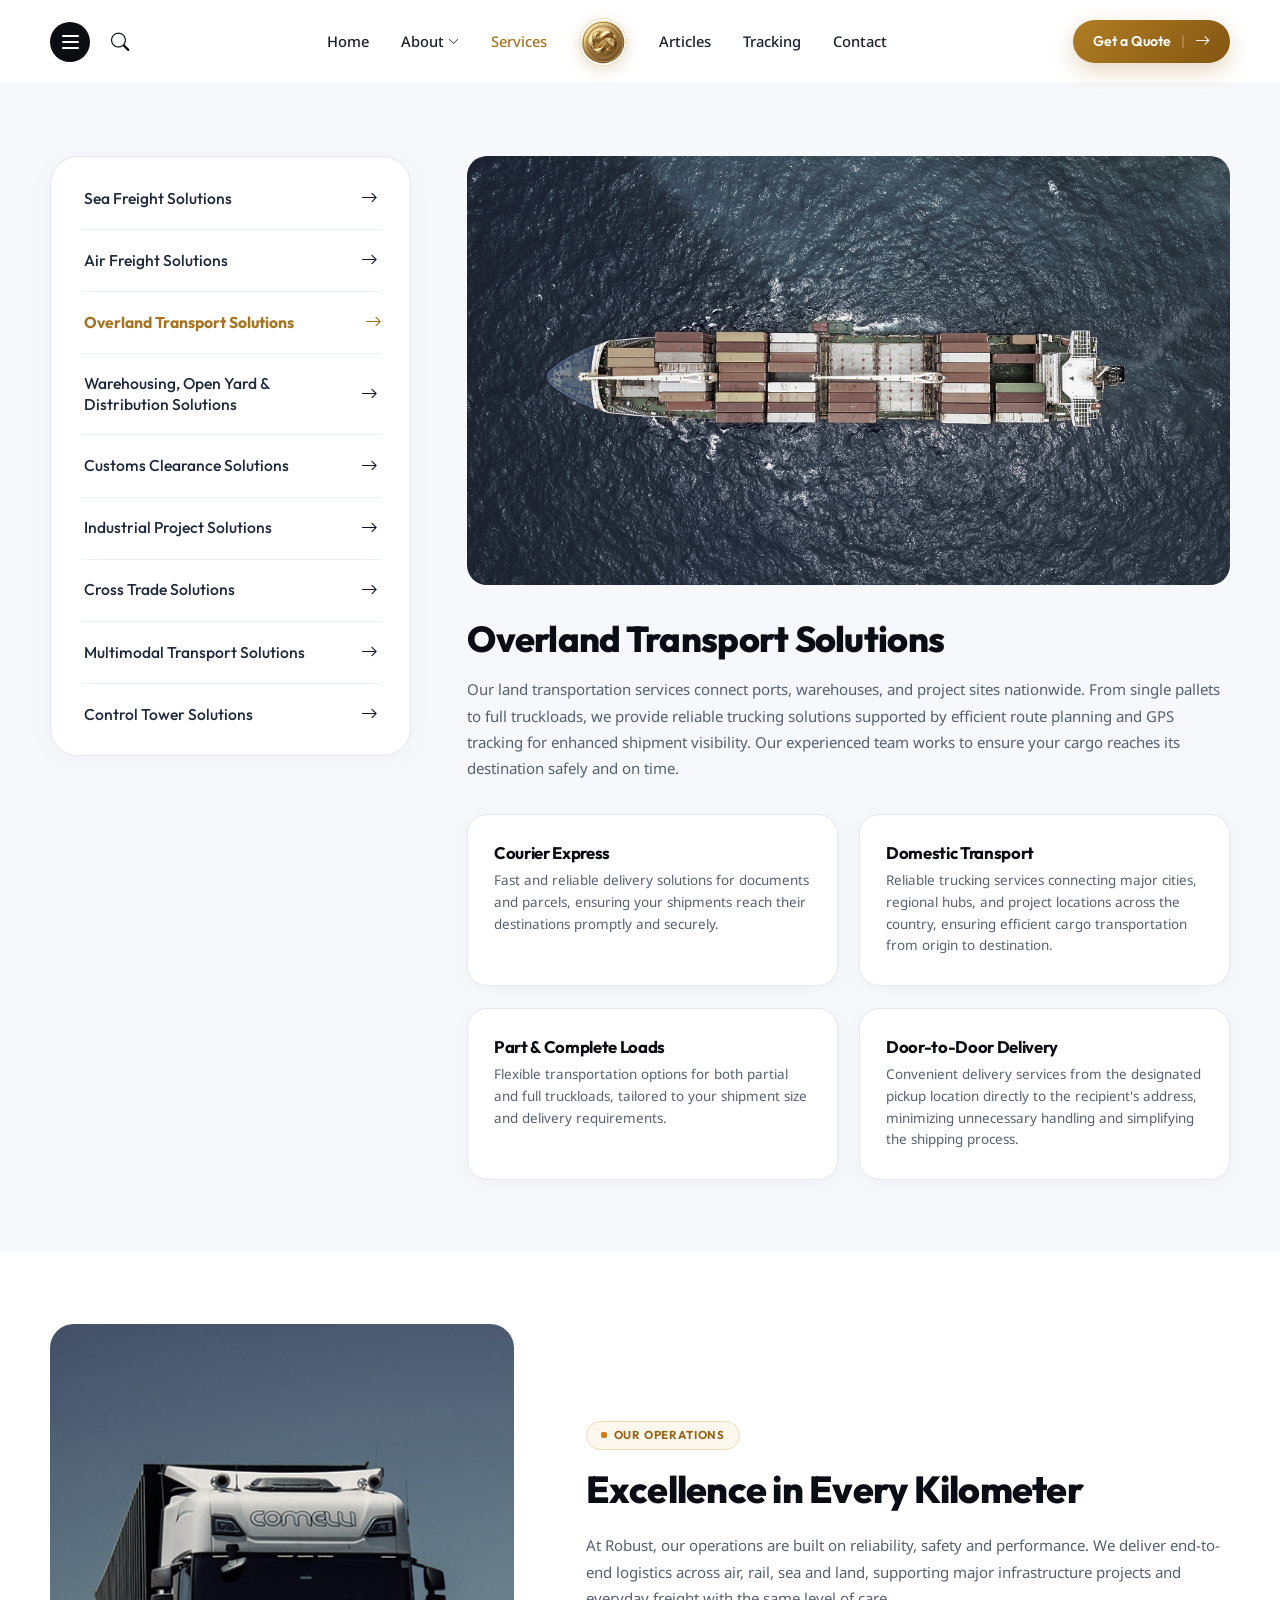
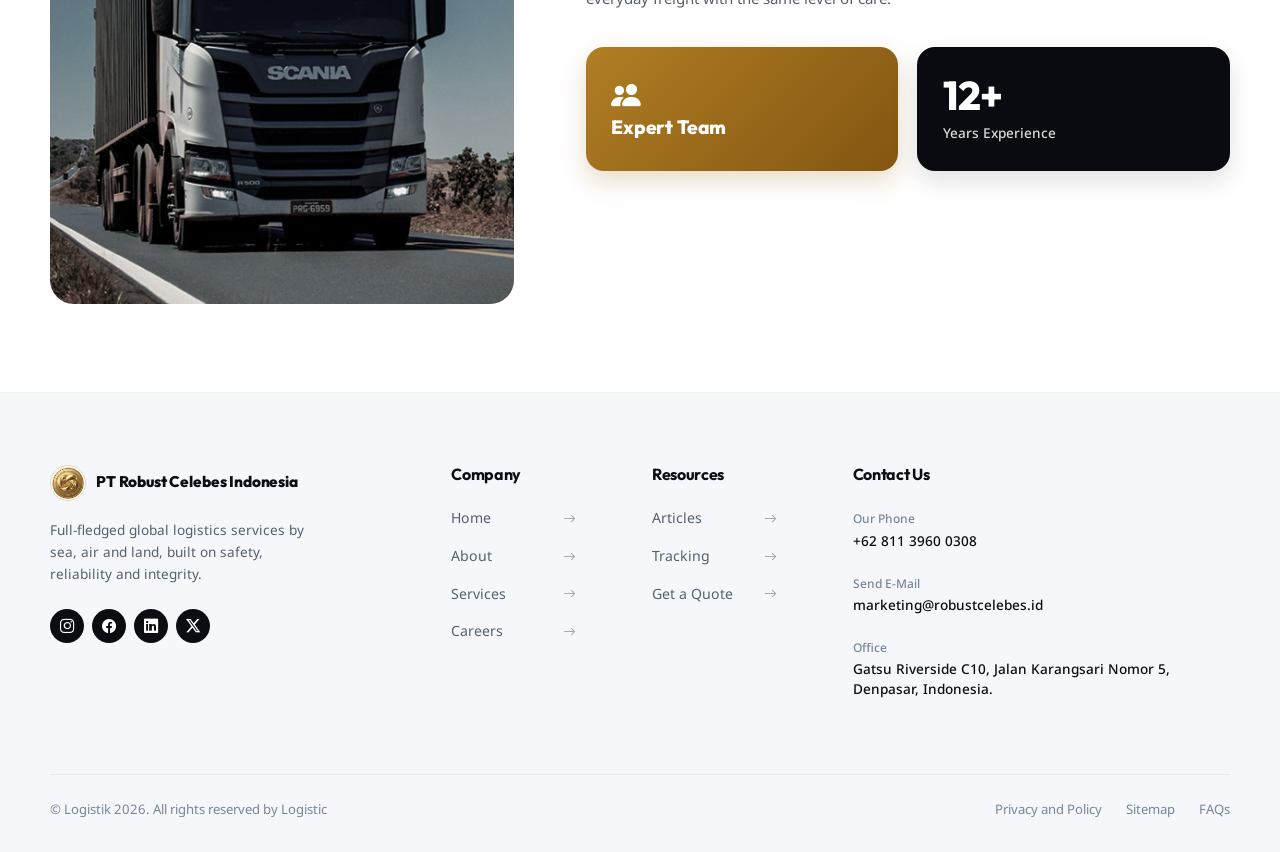
<file: our-services.html>
<!DOCTYPE html>
<html lang="id">

<head>
  <meta charset="UTF-8">
  <meta name="viewport" content="width=device-width, initial-scale=1.0">
  <title>Our Services - PT Robust Celebes Indonesia</title>
  <meta name="description"
    content="Discover integrated logistics services by PT Robust Celebes Indonesia: overland transport, sea freight, air freight, warehousing, customs clearance and project cargo.">

  <!-- Favicon -->
  <link rel="icon" type="image/jpeg" href="assets/images/logo-emblem.jpg">

  <!-- Google Fonts: Outfit (Headings) & Noto Sans (Body/Other) -->
  <link rel="preconnect" href="https://fonts.googleapis.com">
  <link rel="preconnect" href="https://fonts.gstatic.com" crossorigin>
  <link
    href="https://fonts.googleapis.com/css2?family=Noto+Sans:ital,wght@0,300;0,400;0,500;0,600;0,700;1,400&family=Outfit:wght@400;500;600;700;800;900&display=swap"
    rel="stylesheet">

  <!-- Bootstrap 5 CSS -->
  <link rel="stylesheet" href="assets/css/bootstrap.min.css">
  <link rel="stylesheet" href="assets/css/bootstrap-icons.min.css">

  <!-- Owl Carousel 2 CSS -->
  <link rel="stylesheet" href="assets/css/owl.carousel.min.css">
  <link rel="stylesheet" href="assets/css/owl.theme.default.min.css">

  <!-- Custom Main CSS -->
  <link rel="stylesheet" href="assets/css/main.css">
</head>

<body>

  <!-- ======================================================================
       01. HEADER / NAVIGATION BAR
       ====================================================================== -->
  <header class="rb-header sticky-top">
    <div class="rb-container">
      <div class="rb-header-inner">

        <!-- Left Utility Controls: Hamburger & Search -->
        <div class="rb-nav-left-actions">
          <button class="rb-btn-menu-icon" type="button" data-bs-toggle="offcanvas" data-bs-target="#rbMobileMenu"
            aria-controls="rbMobileMenu" aria-label="Toggle navigation menu">
            <span></span>
            <span></span>
            <span></span>
          </button>
          <button class="rb-btn-search-icon" type="button" data-bs-toggle="modal" data-bs-target="#rbSearchModal"
            aria-label="Search">
            <i class="bi bi-search"></i>
          </button>
        </div>

        <!-- Center Centered Navigation with Center Logo Emblem -->
        <nav class="rb-nav-menu-wrapper d-none d-lg-flex" aria-label="Main Navigation">
          <!-- Left Links Group -->
          <ul class="rb-nav-links-group">
            <li><a href="index.html" class="rb-nav-link">Home</a></li>
            <li class="rb-nav-dropdown">
              <a href="about.html" class="rb-nav-link">
                About <i class="bi bi-chevron-down ms-1" style="font-size: 0.7rem;"></i>
              </a>
              <div class="rb-nav-dropdown-menu">
                <a href="about.html#company-profile" class="rb-dropdown-item">Company Profile</a>
                <a href="about.html#vision-mission" class="rb-dropdown-item">Vision &amp; Mission</a>
                <a href="about.html#core-values" class="rb-dropdown-item">Core Values</a>
                <a href="expertise.html" class="rb-dropdown-item">Our Expertise</a>
              </div>
            </li>
            <li><a href="our-services.html" class="rb-nav-link active">Services</a></li>
          </ul>

          <!-- Center Emblem Logo -->
          <a href="index.html" class="rb-brand-emblem-link" aria-label="PT Robust Celebes Indonesia">
            <img src="assets/images/logo-emblem.jpg" alt="Robust Logo Emblem" class="rb-brand-emblem">
          </a>

          <!-- Right Links Group -->
          <ul class="rb-nav-links-group">
            <li><a href="articles.html" class="rb-nav-link">Articles</a></li>
            <li><a href="index.html#tracking" class="rb-nav-link">Tracking</a></li>
            <li><a href="contact-us.html" class="rb-nav-link">Contact</a></li>
          </ul>
        </nav>

        <!-- Right Action Button: Get a Quote -->
        <div class="rb-nav-right-actions">
          <a href="#quote" class="rb-btn-quote" data-bs-toggle="modal" data-bs-target="#rbQuoteModal">
            <span>Get a Quote</span>
            <span class="rb-btn-sep">|</span>
            <i class="bi bi-arrow-right rb-btn-icon"></i>
          </a>
        </div>

      </div>
    </div>
  </header>

  <!-- ======================================================================
       02. SERVICES SECTION: SIDEBAR & SERVICE DETAIL
       ====================================================================== -->
  <section class="rb-services-page-section">
    <div class="rb-container">
      <div class="row g-4 g-lg-5">

        <!-- Left Column: Services Sidebar Navigation -->
        <div class="col-lg-4 col-12">
          <div class="rb-services-sidebar-card">
            <div class="rb-services-nav-list" role="tablist">

              <!-- 1. Sea Freight Solutions -->
              <a href="#service-sea" class="rb-services-nav-item" data-service-target="service-sea" role="tab"
                aria-selected="false">
                <span>Sea Freight Solutions</span>
                <i class="bi bi-arrow-right rb-services-nav-arrow"></i>
              </a>

              <!-- 2. Air Freight Solutions -->
              <a href="#service-air" class="rb-services-nav-item" data-service-target="service-air" role="tab"
                aria-selected="false">
                <span>Air Freight Solutions</span>
                <i class="bi bi-arrow-right rb-services-nav-arrow"></i>
              </a>

              <!-- 3. Overland Transport Solutions (Active) -->
              <a href="#service-overland" class="rb-services-nav-item active" data-service-target="service-overland"
                role="tab" aria-selected="true">
                <span>Overland Transport Solutions</span>
                <i class="bi bi-arrow-right rb-services-nav-arrow"></i>
              </a>

              <!-- 4. Warehousing, Open Yard & Distribution Solutions -->
              <a href="#service-warehouse" class="rb-services-nav-item" data-service-target="service-warehouse"
                role="tab" aria-selected="false">
                <span>Warehousing, Open Yard &amp; Distribution Solutions</span>
                <i class="bi bi-arrow-right rb-services-nav-arrow"></i>
              </a>

              <!-- 5. Customs Clearance Solutions -->
              <a href="#service-customs" class="rb-services-nav-item" data-service-target="service-customs" role="tab"
                aria-selected="false">
                <span>Customs Clearance Solutions</span>
                <i class="bi bi-arrow-right rb-services-nav-arrow"></i>
              </a>

              <!-- 6. Industrial Project Solutions -->
              <a href="#service-project" class="rb-services-nav-item" data-service-target="service-project" role="tab"
                aria-selected="false">
                <span>Industrial Project Solutions</span>
                <i class="bi bi-arrow-right rb-services-nav-arrow"></i>
              </a>

              <!-- 7. Cross Trade Solutions -->
              <a href="#service-cross-trade" class="rb-services-nav-item" data-service-target="service-cross-trade"
                role="tab" aria-selected="false">
                <span>Cross Trade Solutions</span>
                <i class="bi bi-arrow-right rb-services-nav-arrow"></i>
              </a>

              <!-- 8. Multimodal Transport Solutions -->
              <a href="#service-multimodal" class="rb-services-nav-item" data-service-target="service-multimodal"
                role="tab" aria-selected="false">
                <span>Multimodal Transport Solutions</span>
                <i class="bi bi-arrow-right rb-services-nav-arrow"></i>
              </a>

              <!-- 9. Control Tower Solutions -->
              <a href="#service-control-tower" class="rb-services-nav-item" data-service-target="service-control-tower"
                role="tab" aria-selected="false">
                <span>Control Tower Solutions</span>
                <i class="bi bi-arrow-right rb-services-nav-arrow"></i>
              </a>

            </div>
          </div>
        </div>

        <!-- Right Column: Service Detail Content -->
        <div class="col-lg-8 col-12">
          <div class="rb-service-detail-box">

            <!-- Pane 3: Overland Transport Solutions (Active Default per Design) -->
            <div class="rb-service-pane d-block" id="service-overland" role="tabpanel">
              <!-- Dark Gray Placeholder Box (Design: Aerial Cargo Ship) -->
              <div class="rb-image-placeholder rb-placeholder-service-hero" role="img"
                aria-label="Overland Transport Hero Placeholder">
                <img src="assets/images/overland-hero.jpg" alt="">
              </div>

              <!-- Title & Description -->
              <h1 class="rb-service-detail-title">Overland Transport Solutions</h1>
              <p class="rb-service-detail-lead">
                Our land transportation services connect ports, warehouses, and project sites nationwide. From single
                pallets to full truckloads, we provide reliable trucking solutions supported by efficient route planning
                and GPS tracking for enhanced shipment visibility. Our experienced team works to ensure your cargo
                reaches its destination safely and on time.
              </p>

              <!-- 2x2 Feature Cards Grid -->
              <div class="rb-service-features-grid">

                <!-- Card 1: Courier Express -->
                <div class="rb-service-feature-card">
                  <h3 class="rb-service-feature-title">Courier Express</h3>
                  <p class="rb-service-feature-desc">
                    Fast and reliable delivery solutions for documents and parcels, ensuring your shipments reach their
                    destinations promptly and securely.
                  </p>
                </div>

                <!-- Card 2: Domestic Transport -->
                <div class="rb-service-feature-card">
                  <h3 class="rb-service-feature-title">Domestic Transport</h3>
                  <p class="rb-service-feature-desc">
                    Reliable trucking services connecting major cities, regional hubs, and project locations across the
                    country, ensuring efficient cargo transportation from origin to destination.
                  </p>
                </div>

                <!-- Card 3: Part & Complete Loads -->
                <div class="rb-service-feature-card">
                  <h3 class="rb-service-feature-title">Part &amp; Complete Loads</h3>
                  <p class="rb-service-feature-desc">
                    Flexible transportation options for both partial and full truckloads, tailored to your shipment size
                    and delivery requirements.
                  </p>
                </div>

                <!-- Card 4: Door-to-Door Delivery -->
                <div class="rb-service-feature-card">
                  <h3 class="rb-service-feature-title">Door-to-Door Delivery</h3>
                  <p class="rb-service-feature-desc">
                    Convenient delivery services from the designated pickup location directly to the recipient's
                    address, minimizing unnecessary handling and simplifying the shipping process.
                  </p>
                </div>

              </div>
            </div>

            <!-- Pane 1: Sea Freight Solutions (Interactive Tab Pane) -->
            <div class="rb-service-pane d-none" id="service-sea" role="tabpanel">
              <div class="rb-image-placeholder rb-placeholder-service-hero" role="img"
                aria-label="Sea Freight Hero Placeholder">
                <i class="bi bi-image"></i>
              </div>
              <h2 class="rb-service-detail-title">Sea Freight Solutions</h2>
              <p class="rb-service-detail-lead">
                Global maritime logistics connecting ports worldwide with scheduled FCL, LCL, bulk vessel charters, and
                marine agency services tailored to your supply chain requirements.
              </p>
              <div class="rb-service-features-grid">
                <div class="rb-service-feature-card">
                  <h3 class="rb-service-feature-title">FCL (Full Container Load)</h3>
                  <p class="rb-service-feature-desc">Dedicated container solutions offering maximum security and
                    optimized shipping schedules worldwide.</p>
                </div>
                <div class="rb-service-feature-card">
                  <h3 class="rb-service-feature-title">LCL (Less than Container Load)</h3>
                  <p class="rb-service-feature-desc">Cost-efficient consolidation services for smaller shipments with
                    regular sailings.</p>
                </div>
                <div class="rb-service-feature-card">
                  <h3 class="rb-service-feature-title">Vessel Agency &amp; Stevedoring</h3>
                  <p class="rb-service-feature-desc">Complete port clearance, vessel husbanding, and heavy stevedoring
                    handling.</p>
                </div>
                <div class="rb-service-feature-card">
                  <h3 class="rb-service-feature-title">Breakbulk &amp; Project Charters</h3>
                  <p class="rb-service-feature-desc">Specialized marine transport for heavy machinery, mining, and oil
                    &amp; gas cargo.</p>
                </div>
              </div>
            </div>

            <!-- Pane 2: Air Freight Solutions (Interactive Tab Pane) -->
            <div class="rb-service-pane d-none" id="service-air" role="tabpanel">
              <div class="rb-image-placeholder rb-placeholder-service-hero" role="img"
                aria-label="Air Freight Hero Placeholder">
                <i class="bi bi-image"></i>
              </div>
              <h2 class="rb-service-detail-title">Air Freight Solutions</h2>
              <p class="rb-service-detail-lead">
                Time-critical air cargo services offering express flights, commercial scheduled capacity, and dedicated
                freight charters for priority shipments across all major hubs.
              </p>
              <div class="rb-service-features-grid">
                <div class="rb-service-feature-card">
                  <h3 class="rb-service-feature-title">Priority Air Express</h3>
                  <p class="rb-service-feature-desc">Guaranteed next-flight-out solutions for urgent documentation and
                    critical components.</p>
                </div>
                <div class="rb-service-feature-card">
                  <h3 class="rb-service-feature-title">Standard Air Cargo</h3>
                  <p class="rb-service-feature-desc">Reliable consolidation with premier global airline partners for
                    cost-effective speed.</p>
                </div>
                <div class="rb-service-feature-card">
                  <h3 class="rb-service-feature-title">Full &amp; Part Aircraft Charters</h3>
                  <p class="rb-service-feature-desc">Custom-tailored flight solutions for oversized, remote, and
                    emergency transport.</p>
                </div>
                <div class="rb-service-feature-card">
                  <h3 class="rb-service-feature-title">Temperature-Controlled Air</h3>
                  <p class="rb-service-feature-desc">Cold-chain solutions for perishables, pharmaceuticals, and
                    sensitive chemicals.</p>
                </div>
              </div>
            </div>

            <!-- Pane 4: Warehousing & Open Yard -->
            <div class="rb-service-pane d-none" id="service-warehouse" role="tabpanel">
              <div class="rb-image-placeholder rb-placeholder-service-hero" role="img"
                aria-label="Warehousing Hero Placeholder">
                <i class="bi bi-image"></i>
              </div>
              <h2 class="rb-service-detail-title">Warehousing, Open Yard &amp; Distribution</h2>
              <p class="rb-service-detail-lead">
                Modern covered warehousing and secure open-yard storage facilities equipped with digital WMS, inventory
                management, and regional distribution networks.
              </p>
              <div class="rb-service-features-grid">
                <div class="rb-service-feature-card">
                  <h3 class="rb-service-feature-title">Secure Storage</h3>
                  <p class="rb-service-feature-desc">24/7 CCTV surveillance, fire-suppression systems, and flexible
                    pallet positions.</p>
                </div>
                <div class="rb-service-feature-card">
                  <h3 class="rb-service-feature-title">Open Yard Heavy Storage</h3>
                  <p class="rb-service-feature-desc">Reinforced open laydown yards designed for mining gear, pipe racks,
                    and heavy plant equipment.</p>
                </div>
                <div class="rb-service-feature-card">
                  <h3 class="rb-service-feature-title">Inventory Control (WMS)</h3>
                  <p class="rb-service-feature-desc">Real-time barcode inventory tracking, FIFO/LIFO management, and
                    stock visibility.</p>
                </div>
                <div class="rb-service-feature-card">
                  <h3 class="rb-service-feature-title">Pick, Pack &amp; Dispatch</h3>
                  <p class="rb-service-feature-desc">Value-added fulfillment services, kitting, repackaging, and
                    outbound regional distribution.</p>
                </div>
              </div>
            </div>

            <!-- Pane 5: Customs Clearance -->
            <div class="rb-service-pane d-none" id="service-customs" role="tabpanel">
              <div class="rb-image-placeholder rb-placeholder-service-hero" role="img"
                aria-label="Customs Clearance Hero Placeholder">
                <i class="bi bi-image"></i>
              </div>
              <h2 class="rb-service-detail-title">Customs Clearance Solutions</h2>
              <p class="rb-service-detail-lead">
                Smooth customs brokerage services handled by certified specialists, ensuring regulatory compliance,
                swift clearance, and tariff optimization at every border.
              </p>
              <div class="rb-service-features-grid">
                <div class="rb-service-feature-card">
                  <h3 class="rb-service-feature-title">Import &amp; Export Clearance</h3>
                  <p class="rb-service-feature-desc">Complete EDI declaration filing, document review, and green-channel
                    expedited processing.</p>
                </div>
                <div class="rb-service-feature-card">
                  <h3 class="rb-service-feature-title">Tariff Classification (HS Code)</h3>
                  <p class="rb-service-feature-desc">Accurate classification to prevent demurrage, avoid fines, and
                    minimize import duties.</p>
                </div>
                <div class="rb-service-feature-card">
                  <h3 class="rb-service-feature-title">Masterlist &amp; Tax Facilities</h3>
                  <p class="rb-service-feature-desc">Support for BKPM Masterlist, bonded zone (Kawasan Berikat), and
                    mining exemptions.</p>
                </div>
                <div class="rb-service-feature-card">
                  <h3 class="rb-service-feature-title">Quarantine &amp; Approvals</h3>
                  <p class="rb-service-feature-desc">Handling of Ministry of Trade permits, Sucofindo surveyor
                    certificates, and quarantine inspections.</p>
                </div>
              </div>
            </div>

            <!-- Pane 6: Industrial Project Solutions -->
            <div class="rb-service-pane d-none" id="service-project" role="tabpanel">
              <div class="rb-image-placeholder rb-placeholder-service-hero" role="img"
                aria-label="Industrial Project Hero Placeholder">
                <i class="bi bi-image"></i>
              </div>
              <h2 class="rb-service-detail-title">Industrial Project Solutions</h2>
              <p class="rb-service-detail-lead">
                End-to-end engineered logistics for oversized, heavy-lift, and turnkey industrial installations in
                mining, energy, and civil infrastructure.
              </p>
              <div class="rb-service-features-grid">
                <div class="rb-service-feature-card">
                  <h3 class="rb-service-feature-title">Heavylift Engineering</h3>
                  <p class="rb-service-feature-desc">Technical route surveys, bridge load assessments, and specialized
                    hydraulic modular transport.</p>
                </div>
                <div class="rb-service-feature-card">
                  <h3 class="rb-service-feature-title">Barge &amp; Tug Operations</h3>
                  <p class="rb-service-feature-desc">Inter-island heavy equipment barging and roll-on/roll-off jetty
                    beach landing operations.</p>
                </div>
                <div class="rb-service-feature-card">
                  <h3 class="rb-service-feature-title">Site Crane &amp; Rigging</h3>
                  <p class="rb-service-feature-desc">Mobilization of heavy mobile cranes, jacking, skidding, and
                    certified rigging crews on site.</p>
                </div>
                <div class="rb-service-feature-card">
                  <h3 class="rb-service-feature-title">Turnkey Project Supervision</h3>
                  <p class="rb-service-feature-desc">Dedicated on-site logistics manager and daily milestone reporting
                    from factory to foundation.</p>
                </div>
              </div>
            </div>

            <!-- Pane 7: Cross Trade Solutions -->
            <div class="rb-service-pane d-none" id="service-cross-trade" role="tabpanel">
              <div class="rb-image-placeholder rb-placeholder-service-hero" role="img"
                aria-label="Cross Trade Hero Placeholder">
                <i class="bi bi-image"></i>
              </div>
              <h2 class="rb-service-detail-title">Cross Trade Solutions</h2>
              <p class="rb-service-detail-lead">
                Seamless third-country cargo movement without goods passing through your home territory, with complete
                documentation confidentiality and trade compliance.
              </p>
              <div class="rb-service-features-grid">
                <div class="rb-service-feature-card">
                  <h3 class="rb-service-feature-title">Switch Bill of Lading</h3>
                  <p class="rb-service-feature-desc">Secure documentation handling protecting supplier and consignee
                    business relationships.</p>
                </div>
                <div class="rb-service-feature-card">
                  <h3 class="rb-service-feature-title">Global Network Coverage</h3>
                  <p class="rb-service-feature-desc">Coordination across hundreds of international ports and transport
                    partners worldwide.</p>
                </div>
                <div class="rb-service-feature-card">
                  <h3 class="rb-service-feature-title">Multi-Currency Invoicing</h3>
                  <p class="rb-service-feature-desc">Centralized billing and transparent currency settlement options for
                    seamless accounting.</p>
                </div>
                <div class="rb-service-feature-card">
                  <h3 class="rb-service-feature-title">Cross-Border Compliance</h3>
                  <p class="rb-service-feature-desc">Full alignment with international Incoterms, sanctions checks, and
                    export licenses.</p>
                </div>
              </div>
            </div>

            <!-- Pane 8: Multimodal Transport Solutions -->
            <div class="rb-service-pane d-none" id="service-multimodal" role="tabpanel">
              <div class="rb-image-placeholder rb-placeholder-service-hero" role="img"
                aria-label="Multimodal Hero Placeholder">
                <i class="bi bi-image"></i>
              </div>
              <h2 class="rb-service-detail-title">Multimodal Transport Solutions</h2>
              <p class="rb-service-detail-lead">
                Integrated combinations of sea, air, rail, and road under a single multimodal transport contract,
                optimizing transit times and cutting carbon footprint.
              </p>
              <div class="rb-service-features-grid">
                <div class="rb-service-feature-card">
                  <h3 class="rb-service-feature-title">Sea-Air Synergy</h3>
                  <p class="rb-service-feature-desc">Faster than pure sea freight and substantially more cost-effective
                    than pure air freight.</p>
                </div>
                <div class="rb-service-feature-card">
                  <h3 class="rb-service-feature-title">Single Point of Contact</h3>
                  <p class="rb-service-feature-desc">One dedicated operations coordinator and one consolidated invoice
                    for all legs.</p>
                </div>
                <div class="rb-service-feature-card">
                  <h3 class="rb-service-feature-title">Intermodal Rail Connections</h3>
                  <p class="rb-service-feature-desc">Bulk and container rail movements linking dry ports to marine
                    terminals seamlessly.</p>
                </div>
                <div class="rb-service-feature-card">
                  <h3 class="rb-service-feature-title">Route Optimization</h3>
                  <p class="rb-service-feature-desc">Dynamic route selection balancing speed, cost, weather conditions,
                    and port congestion.</p>
                </div>
              </div>
            </div>

            <!-- Pane 9: Control Tower Solutions -->
            <div class="rb-service-pane d-none" id="service-control-tower" role="tabpanel">
              <div class="rb-image-placeholder rb-placeholder-service-hero" role="img"
                aria-label="Control Tower Hero Placeholder">
                <i class="bi bi-image"></i>
              </div>
              <h2 class="rb-service-detail-title">Control Tower Solutions</h2>
              <p class="rb-service-detail-lead">
                Centralized digital visibility hub orchestrating your complete enterprise supply chain, providing
                predictive analytics, exception handling, and KPI reporting.
              </p>
              <div class="rb-service-features-grid">
                <div class="rb-service-feature-card">
                  <h3 class="rb-service-feature-title">24/7 Monitoring &amp; Alerting</h3>
                  <p class="rb-service-feature-desc">Continuous real-time tracking with proactive notifications before
                    potential delays occur.</p>
                </div>
                <div class="rb-service-feature-card">
                  <h3 class="rb-service-feature-title">Carrier Performance Analytics</h3>
                  <p class="rb-service-feature-desc">Objective metrics tracking on-time delivery rates, lead times, and
                    SLA adherence.</p>
                </div>
                <div class="rb-service-feature-card">
                  <h3 class="rb-service-feature-title">Exception Management</h3>
                  <p class="rb-service-feature-desc">Rapid contingency response protocols to reroute shipments in case
                    of unforeseen disruptions.</p>
                </div>
                <div class="rb-service-feature-card">
                  <h3 class="rb-service-feature-title">Custom Reporting &amp; API</h3>
                  <p class="rb-service-feature-desc">Direct data integration into your enterprise ERP, TMS, or business
                    intelligence dashboard.</p>
                </div>
              </div>
            </div>

          </div>
        </div>

      </div>
    </div>
  </section>

  <!-- ======================================================================
       03. OPERATIONS SECTION: EXCELLENCE IN EVERY KILOMETER
       ====================================================================== -->
  <section class="rb-operations-section">
    <div class="rb-container">
      <div class="row align-items-center g-4 g-lg-5">

        <!-- Left Column: Dark Gray Placeholder Box (Design: Highway Freight Truck) -->
        <div class="col-lg-5 col-12">
          <div class="rb-image-placeholder rb-placeholder-truck" role="img"
            aria-label="Operations Highway Truck Logistics Placeholder">
            <img src="assets/images/overland-thumb.jpg" alt="">
          </div>
        </div>

        <!-- Right Column: Operations Narrative & Stat Cards -->
        <div class="col-lg-7 col-12">
          <div class="rb-operations-content">

            <div class="rb-badge-tag mb-2">
              <span class="rb-badge-dot"></span>
              <span>Our Operations</span>
            </div>

            <h2 class="rb-operations-title">Excellence in Every Kilometer</h2>

            <p class="rb-operations-desc">
              At Robust, our operations are built on reliability, safety and performance. We deliver end-to-end
              logistics across air, rail, sea and land, supporting major infrastructure projects and everyday freight
              with the same level of care.
            </p>

            <!-- Two Stat Cards: Expert Team & 12+ Years Experience -->
            <div class="rb-stats-row">

              <!-- Card 1: Expert Team -->
              <div class="rb-stat-box rb-stat-gold rb-stat-team">
                <i class="bi bi-people-fill rb-stat-team-icon"></i>
                <div class="rb-stat-team-title">Expert Team</div>
              </div>

              <!-- Card 2: 12+ Years Experience -->
              <div class="rb-stat-box rb-stat-black">
                <div class="rb-stat-number">12+</div>
                <div class="rb-stat-label">Years Experience</div>
              </div>

            </div>

          </div>
        </div>

      </div>
    </div>
  </section>

  <!-- ======================================================================
       04. FOOTER SECTION
       ====================================================================== -->
  <footer class="rb-footer">
    <div class="rb-container">
      <div class="row g-4">

        <!-- Col 1: Brand Info -->
        <div class="col-lg-4 col-md-6 col-12">
          <div class="rb-footer-brand-header">
            <img src="assets/images/logo-emblem.jpg" alt="Robust Logo Emblem" class="rb-footer-emblem">
            <h4 class="rb-footer-brand-name">PT Robust Celebes Indonesia</h4>
          </div>
          <p class="rb-footer-desc">
            Full-fledged global logistics services by sea, air and land, built on safety, reliability and integrity.
          </p>
          <div class="rb-footer-socials">
            <a href="https://instagram.com" class="rb-social-btn" aria-label="Instagram" target="_blank" rel="noopener">
              <i class="bi bi-instagram"></i>
            </a>
            <a href="https://facebook.com" class="rb-social-btn" aria-label="Facebook" target="_blank" rel="noopener">
              <i class="bi bi-facebook"></i>
            </a>
            <a href="https://linkedin.com" class="rb-social-btn" aria-label="LinkedIn" target="_blank" rel="noopener">
              <i class="bi bi-linkedin"></i>
            </a>
            <a href="https://twitter.com" class="rb-social-btn" aria-label="Twitter / X" target="_blank" rel="noopener">
              <i class="bi bi-twitter-x"></i>
            </a>
          </div>
        </div>

        <!-- Col 2: Company Links -->
        <div class="col-lg-2 col-md-6 col-6">
          <h4 class="rb-footer-col-title">Company</h4>
          <ul class="rb-footer-links-list">
            <li>
              <a href="index.html" class="rb-footer-link">
                <span>Home</span>
                <i class="bi bi-arrow-right rb-footer-link-arrow"></i>
              </a>
            </li>
            <li>
              <a href="about.html" class="rb-footer-link">
                <span>About</span>
                <i class="bi bi-arrow-right rb-footer-link-arrow"></i>
              </a>
            </li>
            <li>
              <a href="our-services.html" class="rb-footer-link">
                <span>Services</span>
                <i class="bi bi-arrow-right rb-footer-link-arrow"></i>
              </a>
            </li>
            <li>
              <a href="#careers" class="rb-footer-link">
                <span>Careers</span>
                <i class="bi bi-arrow-right rb-footer-link-arrow"></i>
              </a>
            </li>
          </ul>
        </div>

        <!-- Col 3: Resources Links -->
        <div class="col-lg-2 col-md-6 col-6">
          <h4 class="rb-footer-col-title">Resources</h4>
          <ul class="rb-footer-links-list">
            <li>
              <a href="articles.html" class="rb-footer-link">
                <span>Articles</span>
                <i class="bi bi-arrow-right rb-footer-link-arrow"></i>
              </a>
            </li>
            <li>
              <a href="index.html#tracking" class="rb-footer-link">
                <span>Tracking</span>
                <i class="bi bi-arrow-right rb-footer-link-arrow"></i>
              </a>
            </li>
            <li>
              <a href="#quote" class="rb-footer-link" data-bs-toggle="modal" data-bs-target="#rbQuoteModal">
                <span>Get a Quote</span>
                <i class="bi bi-arrow-right rb-footer-link-arrow"></i>
              </a>
            </li>
          </ul>
        </div>

        <!-- Col 4: Contact Us -->
        <div class="col-lg-4 col-md-6 col-12" id="contactInfo">
          <h4 class="rb-footer-col-title">Contact Us</h4>

          <div class="rb-footer-contact-item">
            <span class="rb-footer-contact-label">Our Phone</span>
            <a href="tel:+6281139600308" class="rb-footer-contact-val">+62 811 3960 0308</a>
          </div>

          <div class="rb-footer-contact-item">
            <span class="rb-footer-contact-label">Send E-Mail</span>
            <a href="mailto:marketing@robustcelebes.id" class="rb-footer-contact-val">marketing@robustcelebes.id</a>
          </div>

          <div class="rb-footer-contact-item">
            <span class="rb-footer-contact-label">Office</span>
            <span class="rb-footer-contact-val">
              Gatsu Riverside C10, Jalan Karangsari Nomor 5, Denpasar, Indonesia.
            </span>
          </div>
        </div>

      </div>

      <!-- Footer Bottom Copyright & Legal Links -->
      <div class="rb-footer-bottom">
        <p class="rb-copyright-text">
          &copy; Logistik 2026. All rights reserved by Logistic
        </p>
        <div class="rb-footer-legal-links">
          <a href="#" class="rb-legal-link">Privacy and Policy</a>
          <a href="#" class="rb-legal-link">Sitemap</a>
          <a href="#" class="rb-legal-link">FAQs</a>
        </div>
      </div>

    </div>
  </footer>

  <!-- ======================================================================
       05. MODAL: GET A QUOTE
       ====================================================================== -->
  <div class="modal fade" id="rbQuoteModal" tabindex="-1" aria-labelledby="rbQuoteModalLabel" aria-hidden="true">
    <div class="modal-dialog modal-dialog-centered">
      <div class="modal-content rb-modal-box">
        <div class="modal-header rb-modal-header">
          <h5 class="modal-title rb-modal-title" id="rbQuoteModalLabel">Request Freight Quote</h5>
          <button type="button" class="btn-close" data-bs-dismiss="modal" aria-label="Close"></button>
        </div>
        <div class="modal-body p-4">
          <form id="rbQuoteForm">
            <div class="mb-3">
              <label for="quoteName" class="form-label rb-form-label">Full Name</label>
              <input type="text" class="form-control rb-form-control" id="quoteName" placeholder="Enter your full name"
                required>
            </div>
            <div class="mb-3">
              <label for="quoteEmail" class="form-label rb-form-label">Email Address</label>
              <input type="email" class="form-control rb-form-control" id="quoteEmail" placeholder="name@company.com"
                required>
            </div>
            <div class="row g-2 mb-3">
              <div class="col-6">
                <label for="quoteService" class="form-label rb-form-label">Service Type</label>
                <select class="form-select rb-form-control" id="quoteService">
                  <option value="sea">Sea Freight</option>
                  <option value="air">Air Freight</option>
                  <option value="land">Overland Transport</option>
                  <option value="warehouse">Warehousing</option>
                </select>
              </div>
              <div class="col-6">
                <label for="quoteWeight" class="form-label rb-form-label">Est. Weight / Vol</label>
                <input type="text" class="form-control rb-form-control" id="quoteWeight"
                  placeholder="e.g. 5 Tons / 20 CBM">
              </div>
            </div>
            <div class="row g-2 mb-3">
              <div class="col-6">
                <label for="quoteOrigin" class="form-label rb-form-label">Origin</label>
                <input type="text" class="form-control rb-form-control" id="quoteOrigin" placeholder="City / Port">
              </div>
              <div class="col-6">
                <label for="quoteDest" class="form-label rb-form-label">Destination</label>
                <input type="text" class="form-control rb-form-control" id="quoteDest" placeholder="City / Port">
              </div>
            </div>
            <div class="mb-4">
              <label for="quoteNotes" class="form-label rb-form-label">Shipment Details</label>
              <textarea class="form-control rb-form-control" id="quoteNotes" rows="3"
                placeholder="Commodity type, timeline, special requirements..."></textarea>
            </div>
            <button type="submit" class="rb-btn-primary w-100">
              <span>Submit Request</span>
              <i class="bi bi-arrow-right"></i>
            </button>
          </form>
        </div>
      </div>
    </div>
  </div>

  <!-- ======================================================================
       06. MODAL: SEARCH
       ====================================================================== -->
  <div class="modal fade" id="rbSearchModal" tabindex="-1" aria-labelledby="rbSearchModalLabel" aria-hidden="true">
    <div class="modal-dialog modal-dialog-centered">
      <div class="modal-content rb-modal-box">
        <div class="modal-body p-4">
          <div class="d-flex justify-content-between align-items-center mb-3">
            <h5 class="modal-title rb-modal-title" id="rbSearchModalLabel">Search Cargo &amp; Tracking</h5>
            <button type="button" class="btn-close" data-bs-dismiss="modal" aria-label="Close"></button>
          </div>
          <div class="input-group">
            <input type="text" class="form-control rb-form-control"
              placeholder="Enter B/L number, container ID or keyword...">
            <button class="rb-btn-primary" type="button">
              <i class="bi bi-search"></i>
            </button>
          </div>
        </div>
      </div>
    </div>
  </div>

  <!-- ======================================================================
       07. OFFCANVAS MOBILE NAVIGATION MENU
       ====================================================================== -->
  <div class="offcanvas offcanvas-start rb-offcanvas" tabindex="-1" id="rbMobileMenu"
    aria-labelledby="rbMobileMenuLabel">
    <div class="rb-offcanvas-header">
      <div class="d-flex align-items-center gap-2">
        <img src="assets/images/logo-emblem.jpg" alt="Robust Logo"
          style="width: 32px; height: 32px; border-radius: 50%;">
        <span class="fw-bold fs-6 text-dark" id="rbMobileMenuLabel">PT Robust Celebes</span>
      </div>
      <button type="button" class="btn-close" data-bs-dismiss="offcanvas" aria-label="Close"></button>
    </div>
    <div class="rb-offcanvas-menu">
      <a href="index.html" class="rb-offcanvas-link">Home</a>
      <a href="about.html" class="rb-offcanvas-link">About Us</a>
      <a href="our-services.html" class="rb-offcanvas-link active">Logistics Solutions</a>
      <a href="articles.html" class="rb-offcanvas-link">Articles</a>
      <a href="index.html#tracking" class="rb-offcanvas-link">Tracking</a>
      <a href="contact-us.html" class="rb-offcanvas-link">Contact Us</a>

      <div class="mt-4 pt-3">
        <a href="#quote" class="rb-btn-primary w-100 text-center" data-bs-toggle="modal" data-bs-target="#rbQuoteModal">
          <span>Get a Quote</span>
          <i class="bi bi-arrow-right"></i>
        </a>
      </div>

      <div class="mt-4 pt-2">
        <span class="d-block text-muted small mb-1">Call Us (Toll free)</span>
        <a href="tel:+6281139600308" class="fw-bold text-dark fs-6">+62 811 3960 0308</a>
      </div>
    </div>
  </div>

  <!-- jQuery (Required for Owl Carousel) -->
  <script src="assets/js/jquery.min.js"></script>

  <!-- Owl Carousel 2 JS -->
  <script src="assets/js/owl.carousel.min.js"></script>

  <!-- Bootstrap 5 Bundle JS -->
  <script src="assets/js/bootstrap.bundle.min.js"></script>

  <!-- Custom Main JS -->
  <script src="assets/js/main.js"></script>
</body>

</html>
</file>
<file: assets/css/main.css>
/* ==========================================================================
   ROBUST LOGISTICS - MAIN STYLESHEET
   Brand: PT Robust Celebes Indonesia
   Typography: Outfit (Headings) & Noto Sans (Body/Other)
   ========================================================================== */

/* --------------------------------------------------------------------------
   01. Google Fonts Import
   -------------------------------------------------------------------------- */
@import url('https://fonts.googleapis.com/css2?family=Noto+Sans:ital,wght@0,300;0,400;0,500;0,600;0,700;1,400&family=Outfit:wght@400;500;600;700;800;900&display=swap');

/* --------------------------------------------------------------------------
   02. CSS Variables & Design Tokens
   -------------------------------------------------------------------------- */
:root {
  /* Typography */
  --rb-font-heading: 'Outfit', -apple-system, BlinkMacSystemFont, 'Segoe UI', Roboto, sans-serif;
  --rb-font-body: 'Noto Sans', -apple-system, BlinkMacSystemFont, 'Segoe UI', Roboto, sans-serif;

  /* Brand Primary Colors (Rich Amber Gold / Bronze) */
  --rb-color-gold-light: #cfa03c;
  --rb-color-gold: #a67420;
  --rb-color-gold-dark: #7a4f0c;
  --rb-color-gold-gradient: linear-gradient(135deg, #b07e24 0%, #835511 100%);
  --rb-color-gold-gradient-hover: linear-gradient(135deg, #c28d2d 0%, #966316 100%);
  --rb-color-badge-bg: #fdf8ee;
  --rb-color-badge-border: #eedbb4;
  --rb-color-badge-text: #96671a;
  --rb-color-badge-dot: #cf7e11;

  /* Neutral & Dark Accents */
  --rb-color-dark: #0a0d12;
  --rb-color-dark-alt: #12161f;
  --rb-color-dark-card: #080b0f;
  --rb-color-heading: #0a0e14;
  --rb-color-body: #556070;
  --rb-color-muted: #798698;
  --rb-color-border: #e9edf3;
  --rb-color-border-light: #eff2f7;
  --rb-color-bg-page: #ffffff;
  --rb-color-bg-light: #f5f7fa;

  /* Shadows */
  --rb-shadow-sm: 0 4px 12px rgba(10, 14, 20, 0.04);
  --rb-shadow-md: 0 10px 28px rgba(10, 14, 20, 0.06);
  --rb-shadow-lg: 0 20px 48px rgba(10, 14, 20, 0.1);
  --rb-shadow-gold: 0 8px 22px rgba(166, 116, 32, 0.28);

  /* Radius */
  --rb-radius-sm: 8px;
  --rb-radius-md: 14px;
  --rb-radius-lg: 18px;
  --rb-radius-xl: 24px;
  --rb-radius-pill: 50px;

  /* Transitions */
  --rb-transition-fast: 0.2s cubic-bezier(0.16, 1, 0.3, 1);
  --rb-transition-base: 0.3s cubic-bezier(0.16, 1, 0.3, 1);
}

/* --------------------------------------------------------------------------
   03. Base & Reset
   -------------------------------------------------------------------------- */
*,
*::before,
*::after {
  box-sizing: border-box;
}

html {
  scroll-behavior: smooth;
  font-size: 16px;
}

body {
  margin: 0;
  padding: 0;
  font-family: var(--rb-font-body);
  color: var(--rb-color-body);
  background-color: var(--rb-color-bg-page);
  line-height: 1.6;
  -webkit-font-smoothing: antialiased;
  -moz-osx-font-smoothing: grayscale;
  overflow-x: clip;
}

h1,
h2,
h3,
h4,
h5,
h6 {
  font-family: var(--rb-font-heading);
  color: var(--rb-color-heading);
  font-weight: 700;
  letter-spacing: -0.02em;
  margin-bottom: 0.6rem;
}

p {
  margin-bottom: 1rem;
}

a {
  color: inherit;
  text-decoration: none;
  transition: all var(--rb-transition-fast);
}

a:hover {
  color: var(--rb-color-gold);
}

img {
  max-width: 100%;
  height: auto;
  display: block;
}

ul {
  list-style: none;
  padding: 0;
  margin: 0;
}

button {
  font-family: inherit;
  cursor: pointer;
}

::selection {
  background-color: #f1dfbb;
  color: #7a4f0c;
}

/* --------------------------------------------------------------------------
   04. Shared Layout Container
   -------------------------------------------------------------------------- */
.rb-container {
  width: 100%;
  max-width: 1220px;
  margin-left: auto;
  margin-right: auto;
  padding-left: 20px;
  padding-right: 20px;
}

/* --------------------------------------------------------------------------
   05. Reusable Components & Badges
   -------------------------------------------------------------------------- */
.rb-badge-tag {
  display: inline-flex;
  align-items: center;
  gap: 7px;
  padding: 4px 14px;
  background-color: var(--rb-color-badge-bg);
  border: 1px solid var(--rb-color-badge-border);
  border-radius: var(--rb-radius-pill);
  font-family: var(--rb-font-heading);
  font-size: 0.72rem;
  font-weight: 700;
  letter-spacing: 0.07em;
  text-transform: uppercase;
  color: var(--rb-color-badge-text);
  margin-bottom: 1.15rem;
}

.rb-badge-tag .rb-badge-dot {
  width: 6px;
  height: 6px;
  border-radius: 2px;
  background-color: var(--rb-color-badge-dot);
  display: inline-block;
}

.rb-badge-tag.rb-badge-dark {
  background-color: rgba(255, 255, 255, 0.08);
  border-color: rgba(255, 255, 255, 0.2);
  color: #ffffff;
  backdrop-filter: blur(8px);
}

.rb-badge-tag.rb-badge-dark .rb-badge-dot {
  background-color: #df9824;
}

.rb-btn-primary {
  display: inline-flex;
  align-items: center;
  justify-content: center;
  gap: 10px;
  background: var(--rb-color-gold-gradient);
  color: #ffffff !important;
  font-family: var(--rb-font-heading);
  font-weight: 600;
  font-size: 0.92rem;
  padding: 11px 26px;
  border-radius: var(--rb-radius-pill);
  border: none;
  box-shadow: var(--rb-shadow-gold);
  transition: all var(--rb-transition-base);
  text-decoration: none;
}

.rb-btn-primary:hover {
  background: var(--rb-color-gold-gradient-hover);
  transform: translateY(-2px);
  box-shadow: 0 10px 24px rgba(166, 116, 32, 0.38);
  color: #ffffff !important;
}

.rb-btn-primary:active {
  transform: translateY(0);
}

.rb-btn-primary .rb-btn-arrow {
  transition: transform var(--rb-transition-fast);
  font-size: 1rem;
}

.rb-btn-primary:hover .rb-btn-arrow {
  transform: translateX(4px);
}

.rb-btn-outline-dark {
  display: inline-flex;
  align-items: center;
  justify-content: center;
  gap: 8px;
  background-color: rgba(255, 255, 255, 0.05);
  color: #ffffff !important;
  font-family: var(--rb-font-heading);
  font-weight: 500;
  font-size: 0.92rem;
  padding: 11px 26px;
  border-radius: var(--rb-radius-pill);
  border: 1px solid rgba(255, 255, 255, 0.3);
  backdrop-filter: blur(8px);
  transition: all var(--rb-transition-base);
  text-decoration: none;
}

.rb-btn-outline-dark:hover {
  background-color: #ffffff;
  color: var(--rb-color-dark) !important;
  border-color: #ffffff;
  transform: translateY(-2px);
}

/* --------------------------------------------------------------------------
   06. Header & Navigation Bar
   -------------------------------------------------------------------------- */
.rb-header {
  position: sticky;
  top: 0;
  left: 0;
  width: 100%;
  z-index: 1040;
  padding: 1.1rem 0;
  background-color: #ffffff;
  border-bottom: 1px solid rgba(0, 0, 0, 0.04);
  transition: padding var(--rb-transition-base), background-color var(--rb-transition-base), box-shadow var(--rb-transition-base), border-color var(--rb-transition-base);
}

.rb-header.rb-header-scrolled {
  padding: 0.75rem 0;
  background-color: rgba(255, 255, 255, 0.96);
  backdrop-filter: blur(12px);
  -webkit-backdrop-filter: blur(12px);
  box-shadow: 0 4px 24px rgba(10, 14, 20, 0.08);
  border-bottom-color: rgba(0, 0, 0, 0.06);
}

.rb-header-inner {
  display: flex;
  align-items: center;
  justify-content: space-between;
}

/* Left Controls: Hamburger + Search */
.rb-nav-left-actions {
  display: flex;
  align-items: center;
  gap: 10px;
}

.rb-btn-menu-icon {
  width: 40px;
  height: 40px;
  border-radius: 50%;
  background-color: var(--rb-color-dark);
  color: #ffffff;
  border: none;
  display: flex;
  flex-direction: column;
  align-items: center;
  justify-content: center;
  gap: 4px;
  padding: 0;
  transition: all var(--rb-transition-fast);
}

.rb-btn-menu-icon span {
  width: 17px;
  height: 2px;
  background-color: #ffffff;
  border-radius: 2px;
  transition: all var(--rb-transition-fast);
}

.rb-btn-menu-icon:hover {
  background-color: var(--rb-color-gold);
  transform: scale(1.05);
}

.rb-btn-search-icon {
  width: 40px;
  height: 40px;
  border-radius: 50%;
  background-color: transparent;
  color: var(--rb-color-dark);
  border: none;
  display: flex;
  align-items: center;
  justify-content: center;
  font-size: 1.15rem;
  transition: all var(--rb-transition-fast);
}

.rb-btn-search-icon:hover {
  color: var(--rb-color-gold);
  background-color: var(--rb-color-bg-light);
}

/* Centered Navigation Menu */
.rb-nav-menu-wrapper {
  display: flex;
  align-items: center;
  gap: 2rem;
}

.rb-nav-links-group {
  display: flex;
  align-items: center;
  gap: 2rem;
}

.rb-nav-link {
  font-family: var(--rb-font-body);
  font-size: 0.92rem;
  font-weight: 500;
  color: #1a202c;
  display: inline-flex;
  align-items: center;
  padding: 4px 0;
}

.rb-nav-link:hover,
.rb-nav-link.active {
  color: var(--rb-color-gold);
}

.rb-nav-dropdown {
  position: relative;
}

.rb-nav-dropdown-menu {
  position: absolute;
  top: 100%;
  left: 0;
  min-width: 190px;
  background: #ffffff;
  border: 1px solid var(--rb-color-border);
  border-radius: var(--rb-radius-md);
  padding: 0.5rem 0;
  box-shadow: var(--rb-shadow-lg);
  opacity: 0;
  visibility: hidden;
  transform: translateY(10px);
  transition: all var(--rb-transition-fast);
  z-index: 1010;
}

.rb-nav-dropdown:hover .rb-nav-dropdown-menu {
  opacity: 1;
  visibility: visible;
  transform: translateY(0);
}

.rb-dropdown-item {
  display: block;
  padding: 8px 18px;
  font-size: 0.88rem;
  color: var(--rb-color-body);
  transition: all var(--rb-transition-fast);
}

.rb-dropdown-item:hover {
  background-color: var(--rb-color-bg-light);
  color: var(--rb-color-gold);
  padding-left: 22px;
}

/* Center Emblem */
.rb-brand-emblem-link {
  display: flex;
  align-items: center;
  justify-content: center;
}

.rb-brand-emblem {
  width: 48px;
  height: 48px;
  border-radius: 50%;
  object-fit: cover;
  box-shadow: 0 4px 14px rgba(166, 116, 32, 0.22);
  border: 1.5px solid #ebd8ae;
  transition: transform var(--rb-transition-base), box-shadow var(--rb-transition-base);
}

.rb-brand-emblem-link:hover .rb-brand-emblem {
  transform: scale(1.08) rotate(4deg);
  box-shadow: 0 6px 18px rgba(166, 116, 32, 0.35);
}

/* Right Quote Action */
.rb-nav-right-actions {
  display: flex;
  align-items: center;
}

.rb-btn-quote {
  display: inline-flex;
  align-items: center;
  gap: 10px;
  background: var(--rb-color-gold-gradient);
  color: #ffffff !important;
  font-family: var(--rb-font-heading);
  font-weight: 600;
  font-size: 0.88rem;
  padding: 9px 20px;
  border-radius: var(--rb-radius-pill);
  box-shadow: var(--rb-shadow-gold);
  transition: all var(--rb-transition-base);
  text-decoration: none;
  white-space: nowrap;
}

.rb-btn-quote:hover {
  background: var(--rb-color-gold-gradient-hover);
  transform: translateY(-2px);
  box-shadow: 0 8px 20px rgba(166, 116, 32, 0.36);
  color: #ffffff !important;
}

.rb-btn-quote .rb-btn-sep {
  opacity: 0.5;
  font-weight: 300;
}

.rb-btn-quote .rb-btn-icon {
  font-size: 0.95rem;
  transition: transform var(--rb-transition-fast);
}

.rb-btn-quote:hover .rb-btn-icon {
  transform: translateX(3px);
}

/* --------------------------------------------------------------------------
   07. Hero Section
   -------------------------------------------------------------------------- */
.rb-hero-section {
  position: relative;
  min-height: 85vh;
  display: flex;
  align-items: center;
  padding: 5.5rem 0 5rem 0;
  background-color: #ffffff;
  background-image: url('../images/hero.jpg');
  background-size: cover;
  background-position: right center;
  background-repeat: no-repeat;
  overflow: hidden;
}

.rb-hero-section>.rb-container {
  width: 100%;
}

/* Hero Gradient Overlay:
   Left-to-right gradient starting with 0% (rgba(255, 255, 255, 1)) on the left
   behind the text, fading to 50% / transparent towards the center-right to ensure
   maximum text contrast on the left while multimodal vehicles on the right remain crisp.
*/
.rb-hero-overlay {
  position: absolute;
  top: 0;
  left: 0;
  right: 0;
  bottom: 0;
  background: linear-gradient(to right, rgba(255, 255, 255, 1) 0%, rgba(255, 255, 255, 1) 38%, rgba(255, 255, 255, 0) 65%);
  pointer-events: none;
  z-index: 1;
}

.rb-hero-content {
  position: relative;
  z-index: 2;
  padding: 1rem 0;
}

/* Outline Badge Pill (Matches Hero Design) */
.rb-badge-tag-outline {
  display: inline-block;
  padding: 0.38rem 1.15rem;
  border: 1.5px solid #d4a34b;
  border-radius: 50px;
  background: transparent;
  color: #b37f26;
  font-size: 0.76rem;
  font-weight: 700;
  letter-spacing: 0.6px;
  text-transform: uppercase;
  margin-bottom: 1.5rem;
}

.rb-hero-title {
  font-size: 3.5rem;
  font-weight: 800;
  line-height: 1.12;
  color: var(--rb-color-heading);
  text-transform: uppercase;
  margin-bottom: 1.25rem;
}

.rb-hero-title-gold {
  color: #c79434;
  display: block;
}

.rb-hero-title-gradient {
  background: linear-gradient(135deg, #c79434 0%, #9e6d1e 100%);
  -webkit-background-clip: text;
  -webkit-text-fill-color: transparent;
  display: block;
}

.rb-hero-desc {
  font-size: 1rem;
  color: var(--rb-color-body);
  max-width: 480px;
  line-height: 1.7;
  margin-bottom: 2rem;
}

/* Explore Services Pill Button (Matching Design) */
.rb-btn-explore {
  display: inline-flex;
  align-items: center;
  gap: 0.6rem;
  padding: 0.8rem 1.75rem;
  background: #a6731e;
  color: #ffffff;
  font-size: 0.95rem;
  font-weight: 600;
  border-radius: 50px;
  text-decoration: none;
  transition: all var(--rb-transition-fast);
  box-shadow: 0 4px 14px rgba(166, 115, 30, 0.22);
}

.rb-btn-explore:hover {
  background: #906316;
  color: #ffffff;
  transform: translateY(-2px);
  box-shadow: 0 10px 22px rgba(166, 115, 30, 0.32);
}

.rb-btn-explore .rb-btn-sep {
  opacity: 0.6;
  font-weight: 300;
  margin: 0 0.15rem;
}

.rb-btn-explore .rb-btn-icon {
  font-size: 1rem;
  transition: transform var(--rb-transition-fast);
}

.rb-btn-explore:hover .rb-btn-icon {
  transform: translateX(3px);
}

/* --------------------------------------------------------------------------
   08. Logistics Solutions (Services) Section
   -------------------------------------------------------------------------- */
.rb-services-section {
  position: relative;
  padding: 5rem 0 5.5rem 0;
  background: linear-gradient(180deg, #ffffff 0%, #eceef3 50%, #ffffff 100%);
}

.rb-services-header {
  display: flex;
  align-items: flex-end;
  justify-content: space-between;
  margin-bottom: 2.75rem;
  gap: 2rem;
  flex-wrap: wrap;
}

.rb-section-title {
  font-size: 2.4rem;
  font-weight: 800;
  color: var(--rb-color-heading);
  margin-bottom: 0;
  letter-spacing: -0.025em;
}

.rb-services-meta {
  display: flex;
  align-items: center;
  gap: 2rem;
}

.rb-services-desc {
  font-size: 0.92rem;
  color: var(--rb-color-body);
  max-width: 360px;
  line-height: 1.55;
  margin-bottom: 0;
}

.rb-slider-nav {
  display: flex;
  align-items: center;
  gap: 8px;
}

.rb-slider-btn {
  width: 40px;
  height: 40px;
  border-radius: 50%;
  background-color: #ffffff;
  border: 1px solid #dce2eb;
  color: var(--rb-color-body);
  display: flex;
  align-items: center;
  justify-content: center;
  font-size: 1rem;
  cursor: pointer;
  transition: all var(--rb-transition-fast);
}

.rb-slider-btn i {
  pointer-events: none;
}

.rb-slider-btn:hover {
  background-color: var(--rb-color-dark);
  border-color: var(--rb-color-dark);
  color: #ffffff;
  transform: scale(1.06);
}

/* Owl Carousel Custom Integration */
.rb-services-carousel .owl-stage {
  display: flex;
  padding-top: 8px;
  padding-bottom: 24px;
}

.rb-services-carousel .owl-item {
  display: flex;
  height: auto;
  flex-shrink: 0;
}

.rb-service-carousel-slide {
  width: 100%;
  display: flex;
  height: 100%;
}

.rb-services-carousel .owl-nav,
.rb-services-carousel .owl-dots {
  display: none !important;
}

/* Service Card */
.rb-service-card {
  background: #ffffff;
  border: none;
  border-radius: var(--rb-radius-lg);
  padding: 12px 12px 20px 12px;
  transition: all var(--rb-transition-base);
  height: 100%;
  display: flex;
  flex-direction: column;
  position: relative;
  box-shadow: 0 8px 24px rgba(10, 14, 20, 0.05);
}

.rb-service-card:hover {
  transform: translateY(-6px);
  border: none;
  box-shadow: 0 18px 40px rgba(18, 30, 48, 0.1);
}

.rb-service-img-wrap {
  position: relative;
  width: 100%;
  aspect-ratio: 4 / 3;
  border-radius: var(--rb-radius-md);
  overflow: visible;
  /* To allow floating icon badge */
  background-color: #eaeff5;
}

.rb-service-img-wrap img {
  width: 100%;
  height: 100%;
  object-fit: cover;
  border-radius: var(--rb-radius-md);
  transition: transform 0.5s ease;
}

.rb-service-card:hover .rb-service-img-wrap img {
  transform: scale(1.04);
}

/* Floating Service Icon Badge */
.rb-service-icon-badge {
  position: absolute;
  bottom: -16px;
  left: 14px;
  width: 42px;
  height: 42px;
  border-radius: 10px;
  background-color: var(--rb-color-dark);
  display: flex;
  align-items: center;
  justify-content: center;
  color: #ffffff;
  box-shadow: 0 6px 16px rgba(0, 0, 0, 0.22);
  transition: all var(--rb-transition-fast);
  z-index: 5;
}

.rb-service-card:hover .rb-service-icon-badge {
  background: var(--rb-color-gold-gradient);
  transform: translateY(-2px);
}

.rb-service-icon-badge svg {
  width: 20px;
  height: 20px;
  fill: currentColor;
}

.rb-service-body {
  padding: 30px 6px 0 6px;
  flex: 1;
  display: flex;
  flex-direction: column;
}

.rb-service-title {
  font-size: 1.18rem;
  font-weight: 700;
  color: var(--rb-color-heading);
  margin-bottom: 0.4rem;
}

.rb-service-text {
  font-size: 0.84rem;
  color: var(--rb-color-body);
  line-height: 1.5;
  margin-bottom: 1.4rem;
  flex: 1;
}

.rb-service-footer {
  display: flex;
  align-items: center;
  justify-content: space-between;
  padding: 0 6px;
  margin-top: auto;
}

.rb-card-link {
  font-family: var(--rb-font-heading);
  font-size: 0.82rem;
  font-weight: 600;
  color: var(--rb-color-heading);
  display: flex;
  align-items: center;
  justify-content: space-between;
  width: 100%;
  transition: color var(--rb-transition-fast);
}

.rb-card-link-arrow {
  font-size: 1.1rem;
  transition: transform var(--rb-transition-fast);
}

.rb-service-card:hover .rb-card-link {
  color: var(--rb-color-gold);
}

.rb-service-card:hover .rb-card-link-arrow {
  transform: translateX(4px);
}

/* --------------------------------------------------------------------------
   09. Learn More About Robust (About Section)
   -------------------------------------------------------------------------- */
.rb-about-section {
  position: relative;
  padding: 4.5rem 0;
  background-color: #ffffff;
  overflow: hidden;
}

.rb-about-dots-pattern {
  position: absolute;
  top: 10px;
  right: 0;
  width: 320px;
  height: 320px;
  background-image: radial-gradient(rgba(175, 185, 202, 0.4) 1.25px, transparent 1.25px);
  background-size: 20px 20px;
  mask-image: radial-gradient(circle at 80% 20%, rgba(0, 0, 0, 1) 0%, rgba(0, 0, 0, 0) 70%);
  -webkit-mask-image: radial-gradient(circle at 80% 20%, rgba(0, 0, 0, 1) 0%, rgba(0, 0, 0, 0) 70%);
  pointer-events: none;
  z-index: 1;
}

.rb-about-left {
  position: relative;
  z-index: 2;
  padding-right: 1.5rem;
}

.rb-about-title {
  font-size: 2.5rem;
  font-weight: 800;
  color: var(--rb-color-heading);
  margin-bottom: 1.15rem;
  letter-spacing: -0.025em;
}

.rb-about-desc {
  font-size: 0.92rem;
  color: var(--rb-color-body);
  line-height: 1.68;
  margin-bottom: 1.75rem;
}

.rb-about-img-box {
  position: relative;
  border-radius: var(--rb-radius-lg);
  overflow: hidden;
  box-shadow: 0 16px 40px rgba(15, 25, 40, 0.1);
}

.rb-about-img-box img {
  width: 100%;
  height: auto;
  aspect-ratio: 4 / 3;
  object-fit: cover;
  transition: transform 0.6s ease;
}

.rb-about-img-box:hover img {
  transform: scale(1.03);
}

.rb-about-right {
  position: relative;
  z-index: 2;
}

/* Stat Cards */
.rb-stats-row {
  display: grid;
  grid-template-columns: 1fr 1fr;
  gap: 1.2rem;
  margin-bottom: 2.25rem;
}

.rb-stat-box {
  border-radius: var(--rb-radius-lg);
  padding: 1.75rem 1.6rem;
  color: #ffffff;
  display: flex;
  flex-direction: column;
  justify-content: center;
  transition: transform var(--rb-transition-base);
}

.rb-stat-box:hover {
  transform: translateY(-3px);
}

.rb-stat-gold {
  background: var(--rb-color-gold-gradient);
  box-shadow: 0 10px 24px rgba(166, 116, 32, 0.25);
}

.rb-stat-black {
  background-color: var(--rb-color-dark-card);
  box-shadow: 0 10px 24px rgba(0, 0, 0, 0.12);
}

.rb-stat-number {
  font-family: var(--rb-font-heading);
  font-size: 2.5rem;
  font-weight: 800;
  line-height: 1;
  color: #ffffff;
  margin-bottom: 0.4rem;
  letter-spacing: -0.02em;
}

.rb-stat-label {
  font-family: var(--rb-font-body);
  font-size: 0.85rem;
  color: rgba(255, 255, 255, 0.85);
  font-weight: 500;
  margin-bottom: 0;
}

/* Mission & Vision Accordion Rows */
.rb-values-list {
  margin-bottom: 2.25rem;
}

.rb-value-item {
  display: grid;
  grid-template-columns: 130px 1fr;
  gap: 1.25rem;
  padding: 1.35rem 0;
  border-bottom: 1px solid var(--rb-color-border-light);
  align-items: flex-start;
}

.rb-value-name {
  font-family: var(--rb-font-heading);
  font-size: 1.02rem;
  font-weight: 700;
  color: var(--rb-color-heading);
  margin-bottom: 0;
}

.rb-value-text {
  font-size: 0.85rem;
  color: var(--rb-color-body);
  line-height: 1.62;
  margin-bottom: 0;
}

/* About Action Row */
.rb-about-action-row {
  display: flex;
  align-items: center;
  gap: 2.5rem;
  flex-wrap: wrap;
}

.rb-about-phone-box {
  display: flex;
  flex-direction: column;
}

.rb-about-phone-label {
  font-size: 0.76rem;
  color: var(--rb-color-muted);
  font-weight: 500;
  margin-bottom: 2px;
}

.rb-about-phone-number {
  font-family: var(--rb-font-heading);
  font-size: 1.18rem;
  font-weight: 800;
  color: var(--rb-color-heading);
  letter-spacing: -0.01em;
  text-decoration: none;
  transition: color var(--rb-transition-fast);
}

.rb-about-phone-number:hover {
  color: var(--rb-color-gold);
}

/* --------------------------------------------------------------------------
   10. Get in Touch CTA Banner
   -------------------------------------------------------------------------- */
.rb-cta-section {
  position: relative;
  padding: 2rem 0 4.5rem 0;
}

.rb-cta-card {
  position: relative;
  background-color: #0b0f15;
  background-image: linear-gradient(90deg, rgba(9, 12, 17, 0.95) 0%, rgba(9, 12, 17, 0.8) 50%, rgba(9, 12, 17, 0.6) 100%), url('../images/cta-bg.jpg');
  background-size: cover;
  background-position: center center;
  border-radius: var(--rb-radius-xl);
  padding: 3.8rem 3.5rem;
  overflow: hidden;
  box-shadow: 0 20px 50px rgba(0, 0, 0, 0.22);
}

.rb-cta-row {
  display: flex;
  align-items: center;
  justify-content: space-between;
  gap: 2rem;
  flex-wrap: wrap;
}

.rb-cta-content {
  flex: 1;
  min-width: 280px;
}

.rb-cta-title {
  font-size: 2.6rem;
  font-weight: 800;
  color: #ffffff;
  margin-bottom: 0.5rem;
  letter-spacing: -0.025em;
}

.rb-cta-subtext {
  font-size: 0.95rem;
  color: rgba(255, 255, 255, 0.75);
  margin-bottom: 0;
  max-width: 500px;
}

.rb-cta-actions {
  display: flex;
  align-items: center;
  gap: 1rem;
  flex-wrap: wrap;
}

/* --------------------------------------------------------------------------
   11. Footer Section
   -------------------------------------------------------------------------- */
.rb-footer {
  background-color: var(--rb-color-bg-light);
  padding: 4.5rem 0 2rem 0;
  border-top: 1px solid var(--rb-color-border-light);
}

/* Brand Column */
.rb-footer-brand-header {
  display: flex;
  align-items: center;
  gap: 10px;
  margin-bottom: 1.15rem;
}

.rb-footer-emblem {
  width: 36px;
  height: 36px;
  border-radius: 50%;
  object-fit: cover;
  border: 1.5px solid #ebd8ae;
}

.rb-footer-brand-name {
  font-family: var(--rb-font-heading);
  font-size: 0.96rem;
  font-weight: 800;
  color: var(--rb-color-heading);
  letter-spacing: -0.01em;
  margin-bottom: 0;
}

.rb-footer-desc {
  font-size: 0.85rem;
  color: var(--rb-color-body);
  line-height: 1.62;
  margin-bottom: 1.5rem;
  max-width: 270px;
}

.rb-footer-socials {
  display: flex;
  align-items: center;
  gap: 8px;
}

.rb-social-btn {
  width: 34px;
  height: 34px;
  border-radius: 50%;
  background-color: var(--rb-color-dark);
  color: #ffffff;
  display: flex;
  align-items: center;
  justify-content: center;
  font-size: 0.9rem;
  transition: all var(--rb-transition-fast);
}

.rb-social-btn:hover {
  background: var(--rb-color-gold-gradient);
  color: #ffffff;
  transform: translateY(-2px);
  box-shadow: 0 4px 12px rgba(166, 116, 32, 0.3);
}

/* Nav Columns */
.rb-footer-col-title {
  font-family: var(--rb-font-heading);
  font-size: 1rem;
  font-weight: 700;
  color: var(--rb-color-heading);
  margin-bottom: 1.35rem;
}

.rb-footer-links-list li {
  margin-bottom: 0.75rem;
}

.rb-footer-link {
  font-size: 0.88rem;
  color: var(--rb-color-body);
  display: inline-flex;
  align-items: center;
  justify-content: space-between;
  width: 100%;
  max-width: 125px;
  transition: all var(--rb-transition-fast);
}

.rb-footer-link-arrow {
  font-size: 0.8rem;
  opacity: 0.6;
  transition: transform var(--rb-transition-fast), opacity var(--rb-transition-fast);
}

.rb-footer-link:hover {
  color: var(--rb-color-gold);
}

.rb-footer-link:hover .rb-footer-link-arrow {
  opacity: 1;
  transform: translateX(3px);
}

/* Contact Column */
.rb-footer-contact-item {
  margin-bottom: 1.15rem;
}

.rb-footer-contact-label {
  font-size: 0.75rem;
  color: var(--rb-color-muted);
  font-weight: 500;
  margin-bottom: 2px;
}

.rb-footer-contact-val {
  font-size: 0.85rem;
  font-weight: 500;
  color: var(--rb-color-heading);
  line-height: 1.48;
  display: block;
}

a.rb-footer-contact-val:hover {
  color: var(--rb-color-gold);
}

/* Bottom Bar */
.rb-footer-bottom {
  margin-top: 3.5rem;
  padding-top: 1.5rem;
  border-top: 1px solid #e5eaf2;
  display: flex;
  align-items: center;
  justify-content: space-between;
  flex-wrap: wrap;
  gap: 1rem;
}

.rb-copyright-text {
  font-size: 0.82rem;
  color: var(--rb-color-muted);
  margin-bottom: 0;
}

.rb-footer-legal-links {
  display: flex;
  align-items: center;
  gap: 1.5rem;
}

.rb-legal-link {
  font-size: 0.82rem;
  color: var(--rb-color-muted);
}

.rb-legal-link:hover {
  color: var(--rb-color-gold);
}

/* --------------------------------------------------------------------------
   12. Modals & Offcanvas
   -------------------------------------------------------------------------- */
.modal-content.rb-modal-box {
  border-radius: var(--rb-radius-lg);
  border: 1px solid var(--rb-color-border);
  box-shadow: 0 25px 60px rgba(10, 15, 25, 0.2);
  overflow: hidden;
}

.modal-header.rb-modal-header {
  background-color: var(--rb-color-bg-light);
  border-bottom: 1px solid var(--rb-color-border);
  padding: 1.15rem 1.5rem;
}

.modal-title.rb-modal-title {
  font-family: var(--rb-font-heading);
  font-weight: 700;
  font-size: 1.2rem;
  color: var(--rb-color-heading);
}

.rb-form-label {
  font-family: var(--rb-font-heading);
  font-size: 0.82rem;
  font-weight: 600;
  color: var(--rb-color-heading);
  margin-bottom: 0.35rem;
}

.rb-form-control {
  border-radius: var(--rb-radius-sm);
  border: 1px solid var(--rb-color-border);
  padding: 0.6rem 0.95rem;
  font-size: 0.9rem;
  color: var(--rb-color-heading);
  transition: all var(--rb-transition-fast);
}

.rb-form-control:focus {
  border-color: var(--rb-color-gold);
  box-shadow: 0 0 0 3px rgba(166, 116, 32, 0.15);
  outline: none;
}

.offcanvas.rb-offcanvas {
  background-color: #ffffff;
  width: 300px;
}

.rb-offcanvas-header {
  display: flex;
  align-items: center;
  justify-content: space-between;
  padding: 1.25rem 1.5rem;
  border-bottom: 1px solid var(--rb-color-border-light);
}

.rb-offcanvas-menu {
  padding: 1.25rem 1.5rem;
}

.rb-offcanvas-link {
  display: block;
  font-family: var(--rb-font-heading);
  font-size: 1.05rem;
  font-weight: 600;
  color: var(--rb-color-heading);
  padding: 0.7rem 0;
  border-bottom: 1px solid var(--rb-color-border-light);
}

.rb-offcanvas-link:hover {
  color: var(--rb-color-gold);
  padding-left: 6px;
}

/* --------------------------------------------------------------------------
   13. Responsive Breakpoints
   -------------------------------------------------------------------------- */
@media (max-width: 1199.98px) {
  .rb-hero-title {
    font-size: 3rem;
  }

  .rb-nav-menu-wrapper {
    gap: 1.4rem;
  }

  .rb-nav-links-group {
    gap: 1.4rem;
  }
}

@media (max-width: 991.98px) {
  .rb-header {
    padding: 0.9rem 0;
  }

  .rb-nav-menu-wrapper {
    display: none;
  }

  .rb-hero-section {
    min-height: auto;
    padding: 4.5rem 0 4rem 0;
    background-position: center center;
  }

  .rb-hero-overlay {
    background: linear-gradient(180deg, rgba(255, 255, 255, 0.94) 0%, rgba(255, 255, 255, 0.88) 100%);
  }

  .rb-hero-title {
    font-size: 2.6rem;
  }

  .rb-hero-content {
    padding-right: 0;
    margin-bottom: 0;
  }

  .rb-services-header {
    flex-direction: column;
    align-items: flex-start;
    gap: 1rem;
  }

  .rb-services-meta {
    width: 100%;
    justify-content: space-between;
  }

  .rb-about-left {
    padding-right: 0;
    margin-bottom: 2.5rem;
  }

  .rb-cta-card {
    padding: 3rem 2rem;
  }

  .rb-cta-title {
    font-size: 2.1rem;
  }
}

@media (max-width: 767.98px) {
  .rb-hero-title {
    font-size: 2.1rem;
  }

  .rb-section-title,
  .rb-about-title {
    font-size: 1.9rem;
  }

  .rb-value-item {
    grid-template-columns: 1fr;
    gap: 0.4rem;
  }

  .rb-stats-row {
    grid-template-columns: 1fr;
  }

  .rb-cta-card {
    padding: 2.2rem 1.4rem;
    border-radius: var(--rb-radius-lg);
  }

  .rb-footer-bottom {
    flex-direction: column;
    align-items: flex-start;
  }
}

/* ==========================================================================
   14. About Page Specific Styles (about.html)
   ========================================================================== */

/* Dark Gray Image Placeholder (Kotak Abu-Abu Gelap) */
.rb-image-placeholder {
  background: #181f2a;
  border-radius: var(--rb-radius-lg);
  display: flex;
  align-items: center;
  justify-content: center;
  color: #475569;
  position: relative;
  overflow: hidden;
  transition: transform var(--rb-transition-base), background-color var(--rb-transition-base), box-shadow var(--rb-transition-base);
}

.rb-image-placeholder img {
  width: 100%;
  height: 100%;
  object-fit: cover;
}

.rb-image-placeholder:hover {
  background: #202937;
}

.rb-image-placeholder i {
  font-size: 2.2rem;
  opacity: 0.35;
  color: #94a3b8;
}

.rb-placeholder-globe {
  width: 100%;
  aspect-ratio: 16 / 10;
  min-height: 240px;
}

.rb-placeholder-port {
  width: 100%;
  aspect-ratio: 16 / 9;
  min-height: 260px;
}

.rb-placeholder-value {
  width: 100%;
  aspect-ratio: 4 / 3;
  min-height: 190px;
  border-radius: var(--rb-radius-md);
  margin-bottom: 1.25rem;
}

/* Hero / Section 1 */
.rb-about-page-hero {
  padding: 4.5rem 0 3.5rem 0;
  background-color: #ffffff;
}

.rb-about-page-title {
  font-size: 2.5rem;
  font-weight: 800;
  line-height: 1.18;
  color: var(--rb-color-heading);
  letter-spacing: -0.025em;
  margin-top: 0.75rem;
  margin-bottom: 1.75rem;
}

.rb-about-intro-text p {
  font-size: 0.94rem;
  color: var(--rb-color-body);
  line-height: 1.75;
  margin-bottom: 1.2rem;
}

/* Vision & Mission Section */
.rb-vm-section {
  padding: 3.5rem 0 4.5rem 0;
  background-color: #ffffff;
}

.rb-vm-heading {
  font-family: var(--rb-font-heading);
  font-size: 1.85rem;
  font-weight: 800;
  color: var(--rb-color-heading);
  letter-spacing: -0.02em;
  margin-bottom: 0.85rem;
}

.rb-vm-paragraph {
  font-size: 0.92rem;
  color: var(--rb-color-body);
  line-height: 1.72;
  margin-bottom: 2rem;
}

.rb-vm-stats-card {
  background-color: #080b0f;
  border-radius: var(--rb-radius-lg);
  padding: 1.25rem 1.75rem;
  display: flex;
  align-items: center;
  justify-content: space-between;
  gap: 1rem;
  box-shadow: 0 12px 30px rgba(0, 0, 0, 0.15);
}

.rb-vm-stat-col {
  display: flex;
  align-items: center;
  gap: 0.85rem;
  flex: 1;
}

.rb-vm-stat-icon {
  font-size: 1.6rem;
  color: var(--rb-color-gold-light);
  line-height: 1;
}

.rb-vm-stat-title {
  font-family: var(--rb-font-heading);
  font-size: 1.15rem;
  font-weight: 800;
  color: #ffffff;
  line-height: 1.1;
  letter-spacing: -0.01em;
  display: block;
}

.rb-vm-stat-caption {
  font-family: var(--rb-font-body);
  font-size: 0.68rem;
  font-weight: 600;
  color: #a0aec0;
  letter-spacing: 0.06em;
  text-transform: uppercase;
  display: block;
  margin-top: 2px;
}

/* Core Values Section */
.rb-values-section {
  padding: 4rem 0 4.5rem 0;
  background-color: #ffffff;
}

.rb-values-header {
  margin-bottom: 2.75rem;
}

.rb-values-main-title {
  font-size: 2.35rem;
  font-weight: 800;
  line-height: 1.2;
  color: var(--rb-color-heading);
  letter-spacing: -0.025em;
  margin-top: 0.5rem;
}

.rb-values-header-desc {
  font-size: 0.94rem;
  color: var(--rb-color-body);
  line-height: 1.75;
}

.rb-val-card {
  text-align: center;
  transition: transform var(--rb-transition-base);
}

.rb-val-card:hover {
  transform: translateY(-4px);
}

.rb-val-card-title {
  font-family: var(--rb-font-heading);
  font-size: 1.25rem;
  font-weight: 700;
  color: var(--rb-color-heading);
  margin-bottom: 0.5rem;
}

.rb-val-card-desc {
  font-size: 0.84rem;
  color: var(--rb-color-body);
  line-height: 1.65;
  margin-bottom: 0;
}

/* How We Deliver Value (Dark Card Section) */
.rb-deliver-section {
  padding: 1.5rem 0 4.5rem 0;
}

.rb-deliver-card {
  position: relative;
  background: linear-gradient(135deg, rgba(12, 16, 23, 0.94) 0%, rgba(8, 11, 15, 0.96) 100%),
    url('../images/cta-bg.jpg') center/cover no-repeat;
  border-radius: var(--rb-radius-xl);
  padding: 3.8rem 3.2rem;
  color: #ffffff;
  overflow: hidden;
  box-shadow: 0 20px 48px rgba(10, 14, 20, 0.16);
}

.rb-deliver-content {
  padding-right: 1.5rem;
}

.rb-deliver-heading {
  font-size: 2.35rem;
  font-weight: 800;
  line-height: 1.2;
  color: #ffffff;
  margin-bottom: 1rem;
  letter-spacing: -0.02em;
}

.rb-deliver-desc {
  font-size: 0.92rem;
  color: rgba(255, 255, 255, 0.75);
  line-height: 1.68;
  margin-bottom: 0;
}

.rb-deliver-grid {
  display: grid;
  grid-template-columns: 1fr 1fr;
  gap: 1.15rem;
}

.rb-deliver-item {
  background-color: #ffffff;
  border-radius: var(--rb-radius-md);
  padding: 1.65rem 1.25rem;
  text-align: center;
  box-shadow: 0 6px 18px rgba(0, 0, 0, 0.08);
  display: flex;
  flex-direction: column;
  align-items: center;
  justify-content: center;
  gap: 0.65rem;
  transition: transform var(--rb-transition-base), box-shadow var(--rb-transition-base);
}

.rb-deliver-item:hover {
  transform: translateY(-3px);
  box-shadow: 0 12px 28px rgba(0, 0, 0, 0.14);
}

.rb-deliver-item-icon {
  font-size: 1.95rem;
  color: var(--rb-color-gold-light);
  line-height: 1;
}

.rb-deliver-item-label {
  font-family: var(--rb-font-heading);
  font-size: 0.92rem;
  font-weight: 600;
  color: #1a202c;
  line-height: 1.35;
  margin-bottom: 0;
}

/* Extending Our Reach (World Map) */
.rb-reach-section {
  padding: 3.5rem 0 4.5rem 0;
  background-color: #ffffff;
}

.rb-reach-title {
  font-size: 2.35rem;
  font-weight: 800;
  line-height: 1.2;
  color: var(--rb-color-heading);
  letter-spacing: -0.025em;
}

.rb-reach-desc {
  font-size: 0.94rem;
  color: var(--rb-color-body);
  line-height: 1.75;
}

.rb-reach-map-box {
  margin-top: 3.5rem;
  text-align: center;
  display: flex;
  justify-content: center;
  align-items: center;
}

.rb-reach-map-box img {
  width: 100%;
  max-width: 960px;
  height: auto;
  display: block;
}

/* Responsive adjustments for About Page */
@media (max-width: 991.98px) {

  .rb-about-page-title,
  .rb-values-main-title,
  .rb-deliver-heading,
  .rb-reach-title {
    font-size: 2.1rem;
  }

  .rb-deliver-card {
    padding: 2.8rem 2rem;
  }

  .rb-deliver-content {
    padding-right: 0;
    margin-bottom: 2rem;
  }

  .rb-vm-stats-card {
    flex-direction: column;
    align-items: flex-start;
    gap: 1.25rem;
  }
}

@media (max-width: 767.98px) {

  .rb-about-page-title,
  .rb-values-main-title,
  .rb-deliver-heading,
  .rb-reach-title {
    font-size: 1.85rem;
  }

  .rb-deliver-grid {
    grid-template-columns: 1fr;
    gap: 0.85rem;
  }

  .rb-deliver-card {
    padding: 2.2rem 1.4rem;
    border-radius: var(--rb-radius-lg);
  }
}

/* ==========================================================================
   15. Our Services Page Specific Styles (our-services.html)
   ========================================================================== */

/* Main Services Page Section (Light Grey Background per Design) */
.rb-services-page-section {
  padding: 4.5rem 0 4.5rem 0;
  background-color: #f6f8fb;
}

/* Sidebar Card: Unified white container with rounded corners */
.rb-services-sidebar-card {
  background-color: #ffffff;
  border: 1px solid #e2e8f0;
  border-radius: 28px;
  padding: 1.25rem 1.85rem;
  box-shadow: 0 4px 24px rgba(15, 23, 42, 0.03);
}

.rb-services-nav-list {
  display: flex;
  flex-direction: column;
}

.rb-services-nav-item {
  display: flex;
  align-items: center;
  justify-content: space-between;
  padding: 1.2rem 0.2rem;
  background: transparent;
  border: none;
  border-bottom: 1px solid #edf2f7;
  border-radius: 0;
  font-family: var(--rb-font-heading);
  font-size: 0.98rem;
  font-weight: 500;
  color: #1e293b;
  line-height: 1.35;
  text-decoration: none;
  transition: color var(--rb-transition-fast), border-color var(--rb-transition-fast);
  cursor: pointer;
  gap: 1.25rem;
}

.rb-services-nav-item:first-child {
  padding-top: 0.6rem;
}

.rb-services-nav-item:last-child {
  border-bottom: none;
  padding-bottom: 0.6rem;
}

.rb-services-nav-item:hover {
  color: var(--rb-color-gold);
  background: transparent;
}

.rb-services-nav-item.active {
  color: var(--rb-color-gold);
  font-weight: 700;
  background: transparent;
  box-shadow: none;
}

.rb-services-nav-arrow {
  font-size: 1.05rem;
  color: #0f172a;
  flex-shrink: 0;
  transition: transform var(--rb-transition-fast), color var(--rb-transition-fast);
}

.rb-services-nav-item:hover .rb-services-nav-arrow,
.rb-services-nav-item.active .rb-services-nav-arrow {
  color: var(--rb-color-gold);
  transform: translateX(4px);
}

/* Service Detail Column */
.rb-service-detail-box {
  padding-left: 0.5rem;
}

.rb-placeholder-service-hero {
  width: 100%;
  aspect-ratio: 16 / 9;
  min-height: 280px;
  border-radius: 20px;
  margin-bottom: 2rem;
}

.rb-service-detail-title {
  font-size: 2.25rem;
  font-weight: 800;
  color: var(--rb-color-heading);
  letter-spacing: -0.02em;
  margin-bottom: 1rem;
}

.rb-service-detail-lead {
  font-size: 0.94rem;
  color: var(--rb-color-body);
  line-height: 1.75;
  margin-bottom: 2rem;
}

.rb-service-features-grid {
  display: grid;
  grid-template-columns: 1fr 1fr;
  gap: 1.35rem;
}

.rb-service-feature-card {
  background-color: #ffffff;
  border: 1px solid #e2e8f0;
  border-radius: 20px;
  padding: 1.75rem 1.6rem;
  box-shadow: 0 4px 16px rgba(15, 23, 42, 0.03);
  transition: transform var(--rb-transition-base), box-shadow var(--rb-transition-base), border-color var(--rb-transition-base);
}

.rb-service-feature-card:hover {
  transform: translateY(-3px);
  box-shadow: 0 10px 26px rgba(15, 23, 42, 0.06);
  border-color: #cbd5e1;
}

.rb-service-feature-title {
  font-family: var(--rb-font-heading);
  font-size: 1.05rem;
  font-weight: 700;
  color: var(--rb-color-heading);
  margin-bottom: 0.45rem;
}

.rb-service-feature-desc {
  font-size: 0.84rem;
  color: var(--rb-color-body);
  line-height: 1.62;
  margin-bottom: 0;
}

/* Operations / Excellence in Every Kilometer Section (White Background per Design) */
.rb-operations-section {
  padding: 4.5rem 0 5.5rem 0;
  background-color: #ffffff;
}

.rb-placeholder-truck {
  width: 100%;
  aspect-ratio: 4 / 5;
  min-height: 380px;
  border-radius: var(--rb-radius-xl);
}

.rb-operations-content {
  padding-left: 1.5rem;
}

.rb-operations-title {
  font-size: 2.35rem;
  font-weight: 800;
  color: var(--rb-color-heading);
  line-height: 1.2;
  letter-spacing: -0.02em;
  margin-top: 0.6rem;
  margin-bottom: 1.25rem;
}

.rb-operations-desc {
  font-size: 0.94rem;
  color: var(--rb-color-body);
  line-height: 1.75;
  margin-bottom: 2.25rem;
}

.rb-stat-box.rb-stat-team {
  align-items: flex-start;
  justify-content: center;
}

.rb-stat-team-icon {
  font-size: 1.85rem;
  color: #ffffff;
  line-height: 1;
  margin-bottom: 0.45rem;
}

.rb-stat-team-title {
  font-family: var(--rb-font-heading);
  font-size: 1.2rem;
  font-weight: 800;
  color: #ffffff;
  line-height: 1.1;
  letter-spacing: -0.01em;
  margin-bottom: 0;
}

/* Responsive adjustments for Services page */
@media (max-width: 991.98px) {
  .rb-services-sidebar-card {
    border-radius: 20px;
    padding: 1.25rem 1.4rem;
  }

  .rb-service-detail-box {
    padding-left: 0;
    margin-top: 2.5rem;
  }

  .rb-operations-content {
    padding-left: 0;
    margin-top: 2rem;
  }

  .rb-service-detail-title,
  .rb-operations-title {
    font-size: 2.1rem;
  }
}

@media (max-width: 767.98px) {
  .rb-service-features-grid {
    grid-template-columns: 1fr;
    gap: 1rem;
  }

  .rb-service-detail-title,
  .rb-operations-title {
    font-size: 1.85rem;
  }
}

/* ==========================================================================
   16. Expertise Page Specific Styles (expertise.html)
   ========================================================================== */

/* Hero Section */
.rb-expertise-hero-section {
  padding: 4.5rem 0 4rem 0;
  background-color: #ffffff;
}

.rb-expertise-hero-title {
  font-family: var(--rb-font-heading);
  font-size: 2.5rem;
  font-weight: 800;
  line-height: 1.18;
  color: var(--rb-color-heading);
  letter-spacing: -0.025em;
  margin-bottom: 1.25rem;
}

.rb-expertise-hero-desc {
  font-size: 0.95rem;
  color: var(--rb-color-body);
  line-height: 1.75;
  margin-bottom: 2.25rem;
}

.rb-placeholder-expertise-panoramic {
  width: 100%;
  aspect-ratio: 21 / 9;
  min-height: 320px;
  border-radius: 24px;
}

/* Capability Gold Strip */
.rb-capability-strip {
  background: linear-gradient(135deg, #966113 0%, #764809 100%);
  padding: 1.35rem 0;
  width: 100%;
  overflow-x: auto;
  box-shadow: 0 4px 16px rgba(118, 72, 9, 0.2);
}

.rb-capability-strip-inner {
  display: flex;
  align-items: center;
  justify-content: space-between;
  gap: 2rem;
  white-space: nowrap;
}

.rb-capability-item {
  font-family: var(--rb-font-heading);
  font-size: 0.88rem;
  font-weight: 800;
  color: #ffffff;
  letter-spacing: 0.05em;
  text-transform: uppercase;
  margin-bottom: 0;
  display: inline-flex;
  align-items: center;
}

/* Bottom Approach / How We Keep Things Moving Section */
.rb-approach-section {
  padding: 4.5rem 0 5.5rem 0;
  background-color: #ffffff;
}

.rb-placeholder-approach-truck {
  width: 100%;
  aspect-ratio: 4 / 5;
  min-height: 420px;
  border-radius: 24px;
}

.rb-approach-content {
  padding-left: 1.5rem;
}

.rb-approach-title {
  font-family: var(--rb-font-heading);
  font-size: 2.35rem;
  font-weight: 800;
  color: var(--rb-color-heading);
  line-height: 1.2;
  letter-spacing: -0.02em;
  margin-top: 0.6rem;
  margin-bottom: 2rem;
}

/* Approach Accordion */
.rb-approach-accordion {
  display: flex;
  flex-direction: column;
}

.rb-approach-item {
  border-bottom: 1px solid #edf2f7;
  padding: 1.25rem 0;
}

.rb-approach-item:first-child {
  padding-top: 0.5rem;
}

.rb-approach-header {
  display: flex;
  align-items: center;
  justify-content: space-between;
  width: 100%;
  background: transparent;
  border: none;
  padding: 0;
  text-align: left;
  cursor: pointer;
  text-decoration: none;
  gap: 1.5rem;
}

.rb-approach-header-text {
  font-family: var(--rb-font-heading);
  font-size: 1.15rem;
  font-weight: 700;
  color: #0a0e14;
  margin-bottom: 0;
  transition: color var(--rb-transition-fast);
}

.rb-approach-icon {
  font-size: 1.35rem;
  color: #0a0e14;
  flex-shrink: 0;
  line-height: 1;
  transition: transform var(--rb-transition-fast), color var(--rb-transition-fast);
}

.rb-approach-item.active .rb-approach-icon {
  color: var(--rb-color-gold-light);
}

.rb-approach-body {
  padding-top: 0.95rem;
  padding-bottom: 0.25rem;
  font-size: 0.92rem;
  color: var(--rb-color-body);
  line-height: 1.72;
}

/* Responsive adjustments for Expertise page */
@media (max-width: 991.98px) {

  .rb-expertise-hero-title,
  .rb-approach-title {
    font-size: 2.1rem;
  }

  .rb-approach-content {
    padding-left: 0;
    margin-top: 2rem;
  }

  .rb-placeholder-expertise-panoramic {
    aspect-ratio: 16 / 9;
    min-height: 240px;
  }
}

@media (max-width: 767.98px) {

  .rb-expertise-hero-title,
  .rb-approach-title {
    font-size: 1.85rem;
  }

  .rb-capability-strip-inner {
    gap: 1.25rem;
  }

  .rb-capability-item {
    font-size: 0.8rem;
  }
}

/* ==========================================================================
   17. Contact Page Specific Styles (contact-us.html)
   ========================================================================== */

/* Main Contact Page Section */
.rb-contact-page-section {
  padding: 4.5rem 0 6rem 0;
  background-color: #ffffff;
}

.rb-contact-page-title {
  font-family: var(--rb-font-heading);
  font-size: 2.6rem;
  font-weight: 800;
  color: var(--rb-color-heading);
  letter-spacing: -0.025em;
  line-height: 1.18;
  margin-top: 0.6rem;
  margin-bottom: 2.5rem;
}

/* Panoramic Visual Banner with Dark Overlay / Placeholder */
.rb-contact-banner-wrapper {
  position: relative;
  border-radius: 28px;
  overflow: visible;
  background: url(../images/bg-contact.jpg) no-repeat center;
  background-size: cover;
  border: 1px solid rgba(255, 255, 255, 0.08);
  padding: 3.5rem 3rem 4rem 3rem;
  box-shadow: 0 16px 45px rgba(10, 14, 20, 0.12);
}

.rb-contact-info-cards-group {
  display: flex;
  flex-direction: column;
  gap: 1.5rem;
  max-width: 380px;
}

.rb-contact-info-card {
  background-color: #ffffff;
  border-radius: 18px;
  padding: 1.6rem 1.85rem;
  box-shadow: 0 10px 30px rgba(0, 0, 0, 0.16);
  transition: transform var(--rb-transition-base);
}

.rb-contact-info-card:hover {
  transform: translateY(-3px);
}

.rb-contact-info-title {
  font-family: var(--rb-font-heading);
  font-size: 1.15rem;
  font-weight: 800;
  color: #0a0e14;
  margin-bottom: 0.45rem;
}

.rb-contact-info-text,
.rb-contact-info-link {
  font-size: 0.92rem;
  color: #556070;
  line-height: 1.6;
  margin-bottom: 0;
  text-decoration: none;
  display: block;
  transition: color var(--rb-transition-fast);
}

.rb-contact-info-link:hover {
  color: var(--rb-color-gold);
}

/* Dark Contact Form Card Overlapping Banner */
.rb-contact-form-card {
  background-color: #0c0f14;
  border-radius: 24px;
  padding: 2.5rem 2.25rem 2.25rem 2.25rem;
  box-shadow: 0 20px 50px rgba(0, 0, 0, 0.4);
  border: 1px solid rgba(255, 255, 255, 0.07);
  color: #ffffff;
  margin-bottom: -3rem;
}

.rb-contact-form-label {
  font-size: 0.84rem;
  font-weight: 500;
  color: rgba(255, 255, 255, 0.85);
  margin-bottom: 0.45rem;
  display: block;
}

.rb-contact-form-control {
  background-color: #161b22;
  border: 1px solid #232a35;
  border-radius: 8px;
  color: #ffffff;
  padding: 0.75rem 1rem;
  font-size: 0.92rem;
  width: 100%;
  transition: border-color var(--rb-transition-fast), background-color var(--rb-transition-fast);
}

.rb-contact-form-control:focus {
  background-color: #1a2029;
  border-color: var(--rb-color-gold);
  box-shadow: 0 0 0 3px rgba(166, 116, 32, 0.25);
  color: #ffffff;
  outline: none;
}

/* Responsive adjustments for Contact Page */
@media (max-width: 991.98px) {
  .rb-contact-page-title {
    font-size: 2.1rem;
  }

  .rb-contact-banner-wrapper {
    padding: 2.5rem 1.75rem;
  }

  .rb-contact-info-cards-group {
    max-width: 100%;
    margin-bottom: 1.5rem;
  }

  .rb-contact-form-card {
    margin-bottom: 0;
    margin-top: 1.5rem;
    padding: 2rem 1.5rem;
  }
}

@media (max-width: 767.98px) {
  .rb-contact-page-title {
    font-size: 1.85rem;
  }

  .rb-contact-banner-wrapper {
    padding: 2rem 1.25rem;
    border-radius: 20px;
  }

  .rb-contact-form-card {
    border-radius: 18px;
  }
}

/* ==========================================================================
   18. Articles & Insights Pages (articles.html & detail-article.html)
   ========================================================================== */

/* Page Header Banner */
.rb-articles-page-hero {
  position: relative;
  background-color: #f6f8fb;
  padding: 3.5rem 0 3.25rem 0;
  border-bottom: 1px solid #e8ecf2;
  overflow: hidden;
}

.rb-articles-page-hero::before {
  content: '';
  position: absolute;
  top: 0;
  left: 0;
  right: 0;
  bottom: 0;
  background-image: radial-gradient(#d0d7e2 1px, transparent 1px);
  background-size: 20px 20px;
  opacity: 0.6;
  pointer-events: none;
}

.rb-articles-breadcrumb {
  display: flex;
  align-items: center;
  gap: 0.5rem;
  font-size: 0.85rem;
  color: var(--rb-color-muted);
  margin-bottom: 0.85rem;
}

.rb-articles-breadcrumb a {
  color: var(--rb-color-body);
  text-decoration: none;
  transition: color var(--rb-transition-fast);
}

.rb-articles-breadcrumb a:hover {
  color: var(--rb-color-gold);
}

.rb-articles-page-title {
  font-size: 2.6rem;
  font-weight: 800;
  color: var(--rb-color-heading);
  text-transform: uppercase;
  margin-bottom: 0.5rem;
}

.rb-articles-page-desc {
  font-size: 1rem;
  color: var(--rb-color-body);
  max-width: 600px;
  margin-bottom: 0;
  line-height: 1.6;
}

/* Articles Section */
.rb-articles-section {
  padding: 4rem 0 5.5rem 0;
  background-color: #ffffff;
}

/* Article List Cards (Horizontal Stack) */
.rb-article-card-row {
  background: #ffffff;
  border: 1px solid #eef2f7;
  border-radius: var(--rb-radius-lg);
  overflow: hidden;
  box-shadow: 0 4px 18px rgba(10, 20, 35, 0.04);
  transition: transform var(--rb-transition-base), box-shadow var(--rb-transition-base), border-color var(--rb-transition-base);
  margin-bottom: 2rem;
  display: flex;
  flex-direction: row;
}

.rb-article-card-row:hover {
  transform: translateY(-4px);
  box-shadow: 0 14px 34px rgba(10, 20, 35, 0.08);
  border-color: #dbe2ed;
}

.rb-article-card-thumb-wrap {
  position: relative;
  width: 38%;
  min-height: 220px;
  overflow: hidden;
  flex-shrink: 0;
}

.rb-article-card-thumb-wrap img {
  width: 100%;
  height: 100%;
  object-fit: cover;
  transition: transform 0.6s cubic-bezier(0.16, 1, 0.3, 1);
}

.rb-article-card-row:hover .rb-article-card-thumb-wrap img {
  transform: scale(1.05);
}

.rb-article-card-category-badge {
  position: absolute;
  top: 14px;
  left: 14px;
  background: rgba(10, 14, 20, 0.85);
  backdrop-filter: blur(6px);
  -webkit-backdrop-filter: blur(6px);
  color: #d4a34b;
  font-size: 0.72rem;
  font-weight: 700;
  text-transform: uppercase;
  letter-spacing: 0.5px;
  padding: 0.3rem 0.75rem;
  border-radius: 50px;
  z-index: 2;
  border: 1px solid rgba(212, 163, 75, 0.35);
}

.rb-article-card-content {
  padding: 1.75rem 2rem;
  display: flex;
  flex-direction: column;
  justify-content: center;
  flex-grow: 1;
}

.rb-article-meta-bar {
  display: flex;
  align-items: center;
  gap: 1rem;
  font-size: 0.82rem;
  color: #718096;
  margin-bottom: 0.65rem;
  flex-wrap: wrap;
}

.rb-article-meta-bar span {
  display: inline-flex;
  align-items: center;
  gap: 0.35rem;
}

.rb-article-card-title {
  font-size: 1.32rem;
  font-weight: 700;
  line-height: 1.35;
  color: var(--rb-color-heading);
  margin-bottom: 0.75rem;
  transition: color var(--rb-transition-fast);
}

.rb-article-card-title a {
  color: inherit;
  text-decoration: none;
}

.rb-article-card-title a:hover {
  color: var(--rb-color-gold);
}

.rb-article-card-desc {
  font-size: 0.92rem;
  color: var(--rb-color-body);
  line-height: 1.6;
  margin-bottom: 1.25rem;
}

.rb-article-read-link {
  display: inline-flex;
  align-items: center;
  gap: 0.45rem;
  font-size: 0.88rem;
  font-weight: 600;
  color: var(--rb-color-gold);
  text-decoration: none;
  transition: all var(--rb-transition-fast);
}

.rb-article-read-link:hover {
  color: #906316;
  transform: translateX(4px);
}

/* Pagination */
.rb-pagination {
  display: flex;
  align-items: center;
  gap: 0.5rem;
  margin-top: 1rem;
}

.rb-page-item {
  width: 40px;
  height: 40px;
  border-radius: 8px;
  border: 1px solid #e2e8f0;
  background: #ffffff;
  color: var(--rb-color-heading);
  font-size: 0.9rem;
  font-weight: 600;
  display: flex;
  align-items: center;
  justify-content: center;
  text-decoration: none;
  transition: all var(--rb-transition-fast);
}

.rb-page-item:hover,
.rb-page-item.active {
  background: var(--rb-color-dark);
  color: #ffffff;
  border-color: var(--rb-color-dark);
}

/* Sidebar Banners (col-4) */
.rb-articles-sidebar {
  position: sticky;
  top: 95px;
  display: flex;
  flex-direction: column;
  gap: 1.75rem;
}

/* CTA Promo Banner */
.rb-sidebar-banner-cta {
  position: relative;
  background: linear-gradient(145deg, #0f1622 0%, #172131 100%);
  border-radius: var(--rb-radius-lg);
  padding: 2.25rem 1.85rem;
  color: #ffffff;
  overflow: hidden;
  box-shadow: 0 12px 30px rgba(15, 25, 40, 0.16);
  border: 1px solid rgba(255, 255, 255, 0.08);
}

.rb-sidebar-banner-cta::after {
  content: '';
  position: absolute;
  top: -40px;
  right: -40px;
  width: 140px;
  height: 140px;
  border-radius: 50%;
  background: radial-gradient(circle, rgba(212, 163, 75, 0.28) 0%, transparent 70%);
  pointer-events: none;
}

.rb-banner-badge {
  display: inline-block;
  background: rgba(212, 163, 75, 0.2);
  border: 1px solid rgba(212, 163, 75, 0.45);
  color: #e5b967;
  font-size: 0.72rem;
  font-weight: 700;
  text-transform: uppercase;
  letter-spacing: 0.6px;
  padding: 0.28rem 0.75rem;
  border-radius: 50px;
  margin-bottom: 1.15rem;
}

.rb-banner-title {
  font-size: 1.45rem;
  font-weight: 800;
  line-height: 1.25;
  color: #ffffff;
  margin-bottom: 0.75rem;
  text-transform: uppercase;
}

.rb-banner-desc {
  font-size: 0.88rem;
  color: rgba(255, 255, 255, 0.72);
  line-height: 1.55;
  margin-bottom: 1.5rem;
}

.rb-banner-phone {
  display: flex;
  align-items: center;
  gap: 0.75rem;
  margin-bottom: 1.5rem;
  padding: 0.75rem 1rem;
  background: rgba(255, 255, 255, 0.05);
  border-radius: 10px;
  border: 1px solid rgba(255, 255, 255, 0.08);
}

.rb-banner-phone-icon {
  width: 36px;
  height: 36px;
  border-radius: 50%;
  background: var(--rb-color-gold);
  color: #ffffff;
  display: flex;
  align-items: center;
  justify-content: center;
  font-size: 0.95rem;
  flex-shrink: 0;
}

.rb-banner-phone-label {
  font-size: 0.72rem;
  color: rgba(255, 255, 255, 0.6);
  text-transform: uppercase;
  display: block;
}

.rb-banner-phone-num {
  font-size: 0.98rem;
  font-weight: 700;
  color: #ffffff;
  text-decoration: none;
}

/* Brochure Download Banner */
.rb-sidebar-banner-download {
  background: #f8fafc;
  border: 1px solid #e2e8f0;
  border-radius: var(--rb-radius-lg);
  padding: 1.75rem 1.65rem;
  box-shadow: 0 4px 16px rgba(10, 20, 35, 0.03);
}

.rb-banner-doc-icon {
  width: 48px;
  height: 48px;
  border-radius: 12px;
  background: rgba(166, 115, 30, 0.1);
  color: var(--rb-color-gold);
  display: flex;
  align-items: center;
  justify-content: center;
  font-size: 1.5rem;
  margin-bottom: 1rem;
}

.rb-banner-doc-title {
  font-size: 1.15rem;
  font-weight: 700;
  color: var(--rb-color-heading);
  margin-bottom: 0.4rem;
}

.rb-banner-doc-desc {
  font-size: 0.85rem;
  color: var(--rb-color-body);
  line-height: 1.5;
  margin-bottom: 1.25rem;
}

/* Categories Widget */
.rb-sidebar-categories-widget {
  background: #ffffff;
  border: 1px solid #eef2f7;
  border-radius: var(--rb-radius-lg);
  padding: 1.75rem 1.65rem;
  box-shadow: 0 4px 16px rgba(10, 20, 35, 0.03);
}

.rb-widget-title {
  font-size: 1.15rem;
  font-weight: 700;
  color: var(--rb-color-heading);
  text-transform: uppercase;
  letter-spacing: 0.4px;
  margin-bottom: 1.25rem;
  padding-bottom: 0.65rem;
  border-bottom: 2px solid #eef2f7;
  position: relative;
}

.rb-widget-title::after {
  content: '';
  position: absolute;
  bottom: -2px;
  left: 0;
  width: 40px;
  height: 2px;
  background: var(--rb-color-gold);
}

.rb-category-list {
  list-style: none;
  padding: 0;
  margin: 0;
  display: flex;
  flex-direction: column;
  gap: 0.65rem;
}

.rb-category-link {
  display: flex;
  align-items: center;
  justify-content: space-between;
  padding: 0.6rem 0.85rem;
  border-radius: 8px;
  color: var(--rb-color-heading);
  text-decoration: none;
  font-size: 0.88rem;
  font-weight: 500;
  background: #f8fafc;
  transition: all var(--rb-transition-fast);
}

.rb-category-link:hover {
  background: rgba(166, 115, 30, 0.08);
  color: var(--rb-color-gold);
  transform: translateX(3px);
}

.rb-category-count {
  font-size: 0.75rem;
  font-weight: 700;
  background: #e2e8f0;
  color: #475569;
  padding: 0.15rem 0.55rem;
  border-radius: 50px;
}

/* Detail Article Styles */
.rb-article-detail-wrap {
  padding-right: 1.5rem;
}

.rb-article-detail-title {
  font-size: 2.35rem;
  font-weight: 800;
  line-height: 1.22;
  color: var(--rb-color-heading);
  margin-bottom: 1.25rem;
}

.rb-article-detail-meta {
  display: flex;
  align-items: center;
  gap: 1.25rem;
  padding-bottom: 1.5rem;
  margin-bottom: 1.75rem;
  border-bottom: 1px solid #eef2f7;
  flex-wrap: wrap;
  font-size: 0.88rem;
  color: #64748b;
}

.rb-article-featured-img-wrap {
  position: relative;
  border-radius: var(--rb-radius-lg);
  overflow: hidden;
  margin-bottom: 2rem;
  box-shadow: 0 10px 30px rgba(10, 20, 35, 0.08);
}

.rb-article-featured-img-wrap img {
  width: 100%;
  height: auto;
  max-height: 440px;
  object-fit: cover;
  display: block;
}

.rb-article-img-caption {
  font-size: 0.82rem;
  color: #64748b;
  font-style: italic;
  padding: 0.65rem 0.5rem 0 0.5rem;
  display: block;
}

.rb-article-body-content {
  font-size: 1.05rem;
  line-height: 1.8;
  color: #2d3748;
}

.rb-article-body-content p {
  margin-bottom: 1.4rem;
}

.rb-article-lead-p {
  font-size: 1.18rem;
  font-weight: 500;
  line-height: 1.75;
  color: #1a202c;
  margin-bottom: 1.6rem;
}

.rb-article-body-content h2 {
  font-size: 1.65rem;
  font-weight: 800;
  color: var(--rb-color-heading);
  margin-top: 2.25rem;
  margin-bottom: 1rem;
}

.rb-article-body-content h3 {
  font-size: 1.3rem;
  font-weight: 700;
  color: var(--rb-color-heading);
  margin-top: 1.75rem;
  margin-bottom: 0.75rem;
}

.rb-article-blockquote {
  border-left: 4px solid var(--rb-color-gold);
  background: #fbf9f5;
  padding: 1.5rem 1.75rem;
  border-radius: 0 12px 12px 0;
  margin: 2rem 0;
  font-size: 1.12rem;
  font-style: italic;
  color: #334155;
  line-height: 1.65;
}

.rb-article-key-takeaways {
  background: #f8fafc;
  border: 1px solid #e2e8f0;
  border-radius: 12px;
  padding: 1.5rem 1.75rem;
  margin: 2rem 0;
}

.rb-article-key-takeaways h4 {
  font-size: 1.05rem;
  font-weight: 700;
  color: var(--rb-color-heading);
  margin-bottom: 0.85rem;
  display: flex;
  align-items: center;
  gap: 0.5rem;
}

.rb-article-key-takeaways ul {
  margin: 0;
  padding-left: 1.25rem;
}

.rb-article-key-takeaways li {
  margin-bottom: 0.5rem;
  font-size: 0.95rem;
}

/* Article Tags & Share */
.rb-article-tags-share {
  display: flex;
  align-items: center;
  justify-content: space-between;
  padding: 1.5rem 0;
  margin-top: 2rem;
  border-top: 1px solid #eef2f7;
  border-bottom: 1px solid #eef2f7;
  flex-wrap: wrap;
  gap: 1rem;
}

.rb-article-tags {
  display: flex;
  align-items: center;
  gap: 0.5rem;
  flex-wrap: wrap;
}

.rb-tag-pill {
  font-size: 0.8rem;
  color: #475569;
  background: #f1f5f9;
  padding: 0.3rem 0.75rem;
  border-radius: 50px;
  text-decoration: none;
  transition: all var(--rb-transition-fast);
}

.rb-tag-pill:hover {
  background: var(--rb-color-dark);
  color: #ffffff;
}

.rb-article-share-group {
  display: flex;
  align-items: center;
  gap: 0.5rem;
}

.rb-share-btn {
  width: 36px;
  height: 36px;
  border-radius: 50%;
  border: 1px solid #e2e8f0;
  background: #ffffff;
  color: #475569;
  display: inline-flex;
  align-items: center;
  justify-content: center;
  text-decoration: none;
  font-size: 0.9rem;
  transition: all var(--rb-transition-fast);
}

.rb-share-btn:hover {
  background: var(--rb-color-gold);
  border-color: var(--rb-color-gold);
  color: #ffffff;
  transform: translateY(-2px);
}

/* Author Box */
.rb-author-box {
  display: flex;
  align-items: center;
  gap: 1.25rem;
  padding: 1.75rem;
  background: #f8fafc;
  border-radius: var(--rb-radius-lg);
  margin-top: 2.25rem;
  border: 1px solid #eef2f7;
}

.rb-author-avatar {
  width: 65px;
  height: 65px;
  border-radius: 50%;
  object-fit: cover;
  border: 2px solid var(--rb-color-gold);
  flex-shrink: 0;
}

.rb-author-name {
  font-size: 1.05rem;
  font-weight: 700;
  color: var(--rb-color-heading);
  margin-bottom: 0.25rem;
}

.rb-author-role {
  font-size: 0.82rem;
  color: var(--rb-color-gold);
  font-weight: 600;
  text-transform: uppercase;
  margin-bottom: 0.4rem;
  display: block;
}

.rb-author-desc {
  font-size: 0.88rem;
  color: var(--rb-color-body);
  margin: 0;
  line-height: 1.5;
}

/* Related Articles Section (Under Article) */
.rb-related-articles-section {
  margin-top: 3.5rem;
  padding-top: 2.5rem;
  border-top: 2px solid #eef2f7;
}

.rb-related-section-title {
  font-size: 1.5rem;
  font-weight: 800;
  color: var(--rb-color-heading);
  text-transform: uppercase;
  margin-bottom: 1.75rem;
  display: flex;
  align-items: center;
  gap: 0.65rem;
}

.rb-related-card {
  background: #ffffff;
  border: 1px solid #eef2f7;
  border-radius: var(--rb-radius-md);
  overflow: hidden;
  box-shadow: 0 4px 16px rgba(10, 20, 35, 0.04);
  transition: transform var(--rb-transition-fast), box-shadow var(--rb-transition-fast);
  height: 100%;
  display: flex;
  flex-direction: column;
}

.rb-related-card:hover {
  transform: translateY(-4px);
  box-shadow: 0 10px 24px rgba(10, 20, 35, 0.08);
}

.rb-related-card-img {
  height: 160px;
  width: 100%;
  object-fit: cover;
}

.rb-related-card-body {
  padding: 1.25rem;
  display: flex;
  flex-direction: column;
  flex-grow: 1;
}

.rb-related-card-category {
  font-size: 0.72rem;
  font-weight: 700;
  color: var(--rb-color-gold);
  text-transform: uppercase;
  margin-bottom: 0.4rem;
}

.rb-related-card-title {
  font-size: 1rem;
  font-weight: 700;
  line-height: 1.35;
  color: var(--rb-color-heading);
  margin-bottom: 0.75rem;
  flex-grow: 1;
}

.rb-related-card-title a {
  color: inherit;
  text-decoration: none;
}

.rb-related-card-title a:hover {
  color: var(--rb-color-gold);
}

.rb-related-card-meta {
  font-size: 0.78rem;
  color: #718096;
}

/* Responsive adjustments for Articles */
@media (max-width: 991.98px) {
  .rb-article-detail-wrap {
    padding-right: 0;
  }

  .rb-articles-sidebar {
    position: static;
    margin-top: 3rem;
  }

  .rb-article-card-row {
    flex-direction: column;
  }

  .rb-article-card-thumb-wrap {
    width: 100%;
    height: 220px;
  }
}

@media (max-width: 767.98px) {
  .rb-articles-page-title {
    font-size: 2rem;
  }

  .rb-article-detail-title {
    font-size: 1.75rem;
  }

  .rb-article-card-content {
    padding: 1.25rem;
  }
}
</file>
